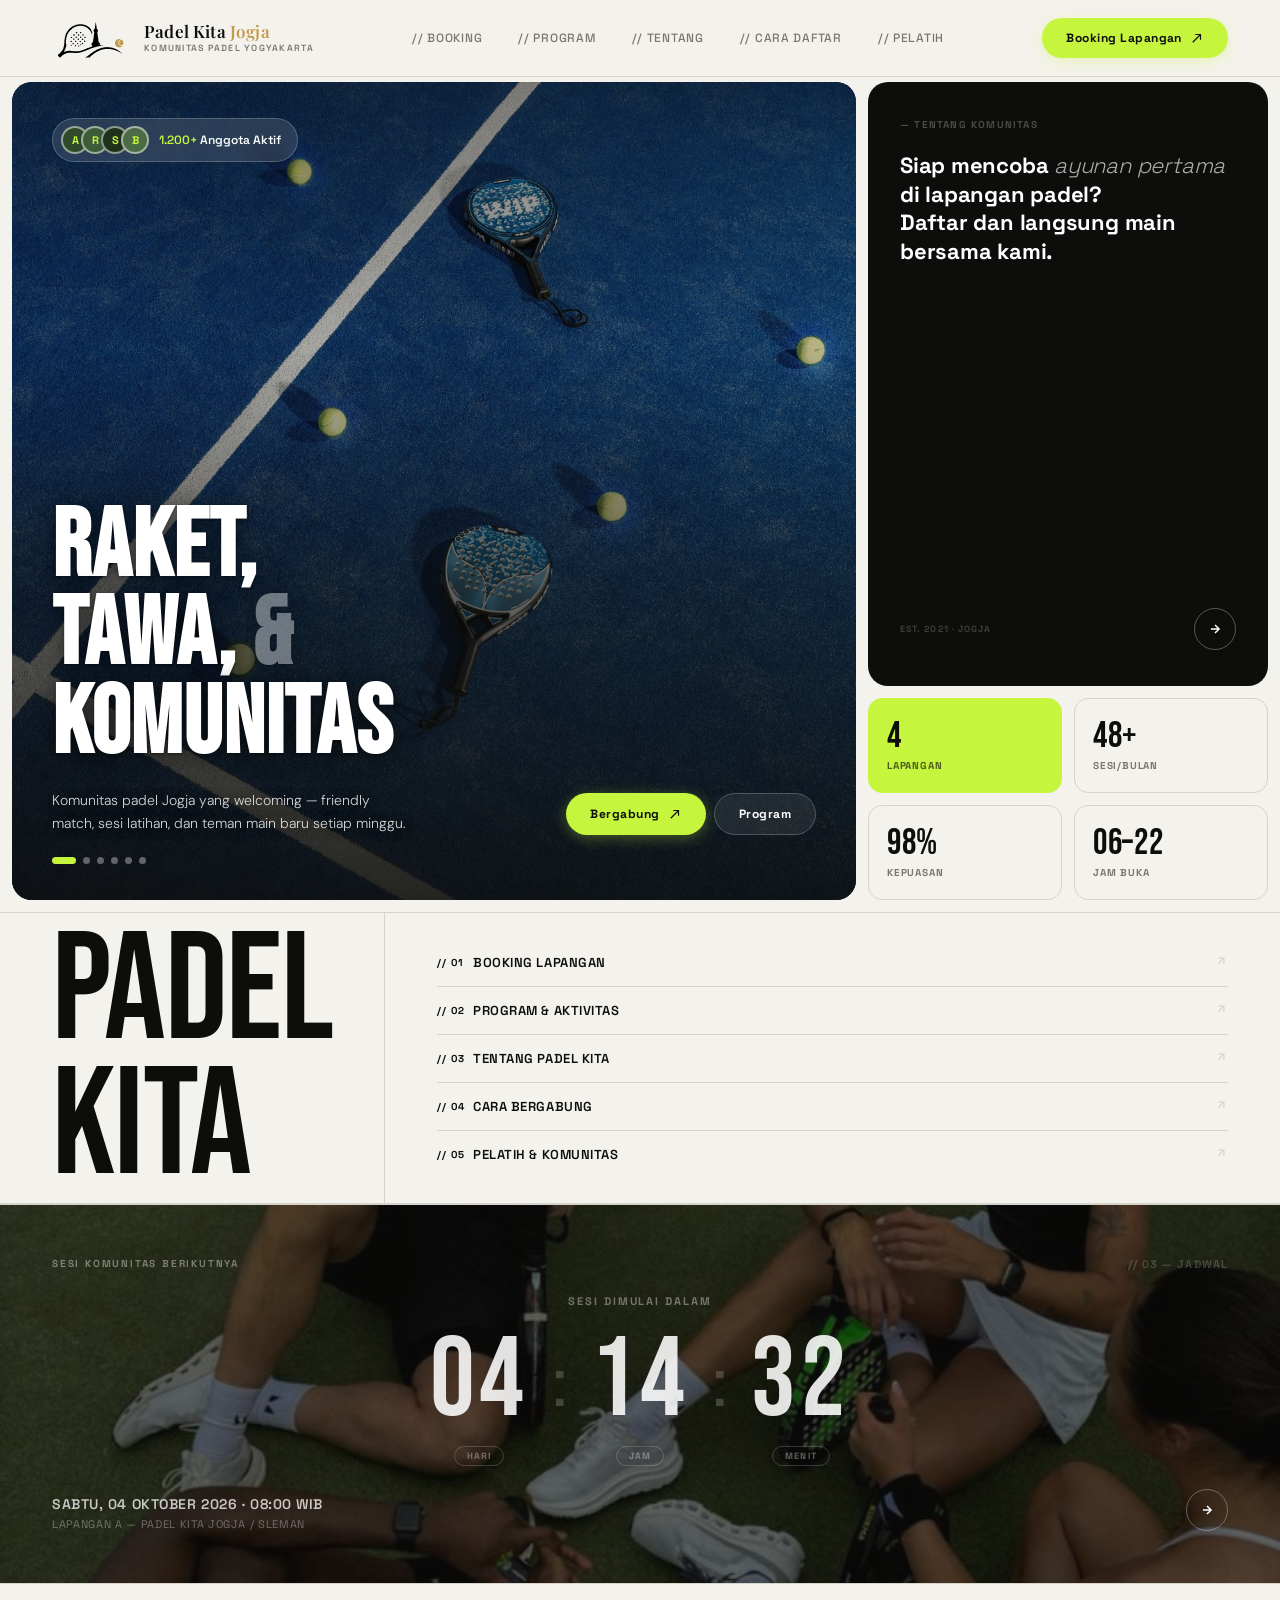
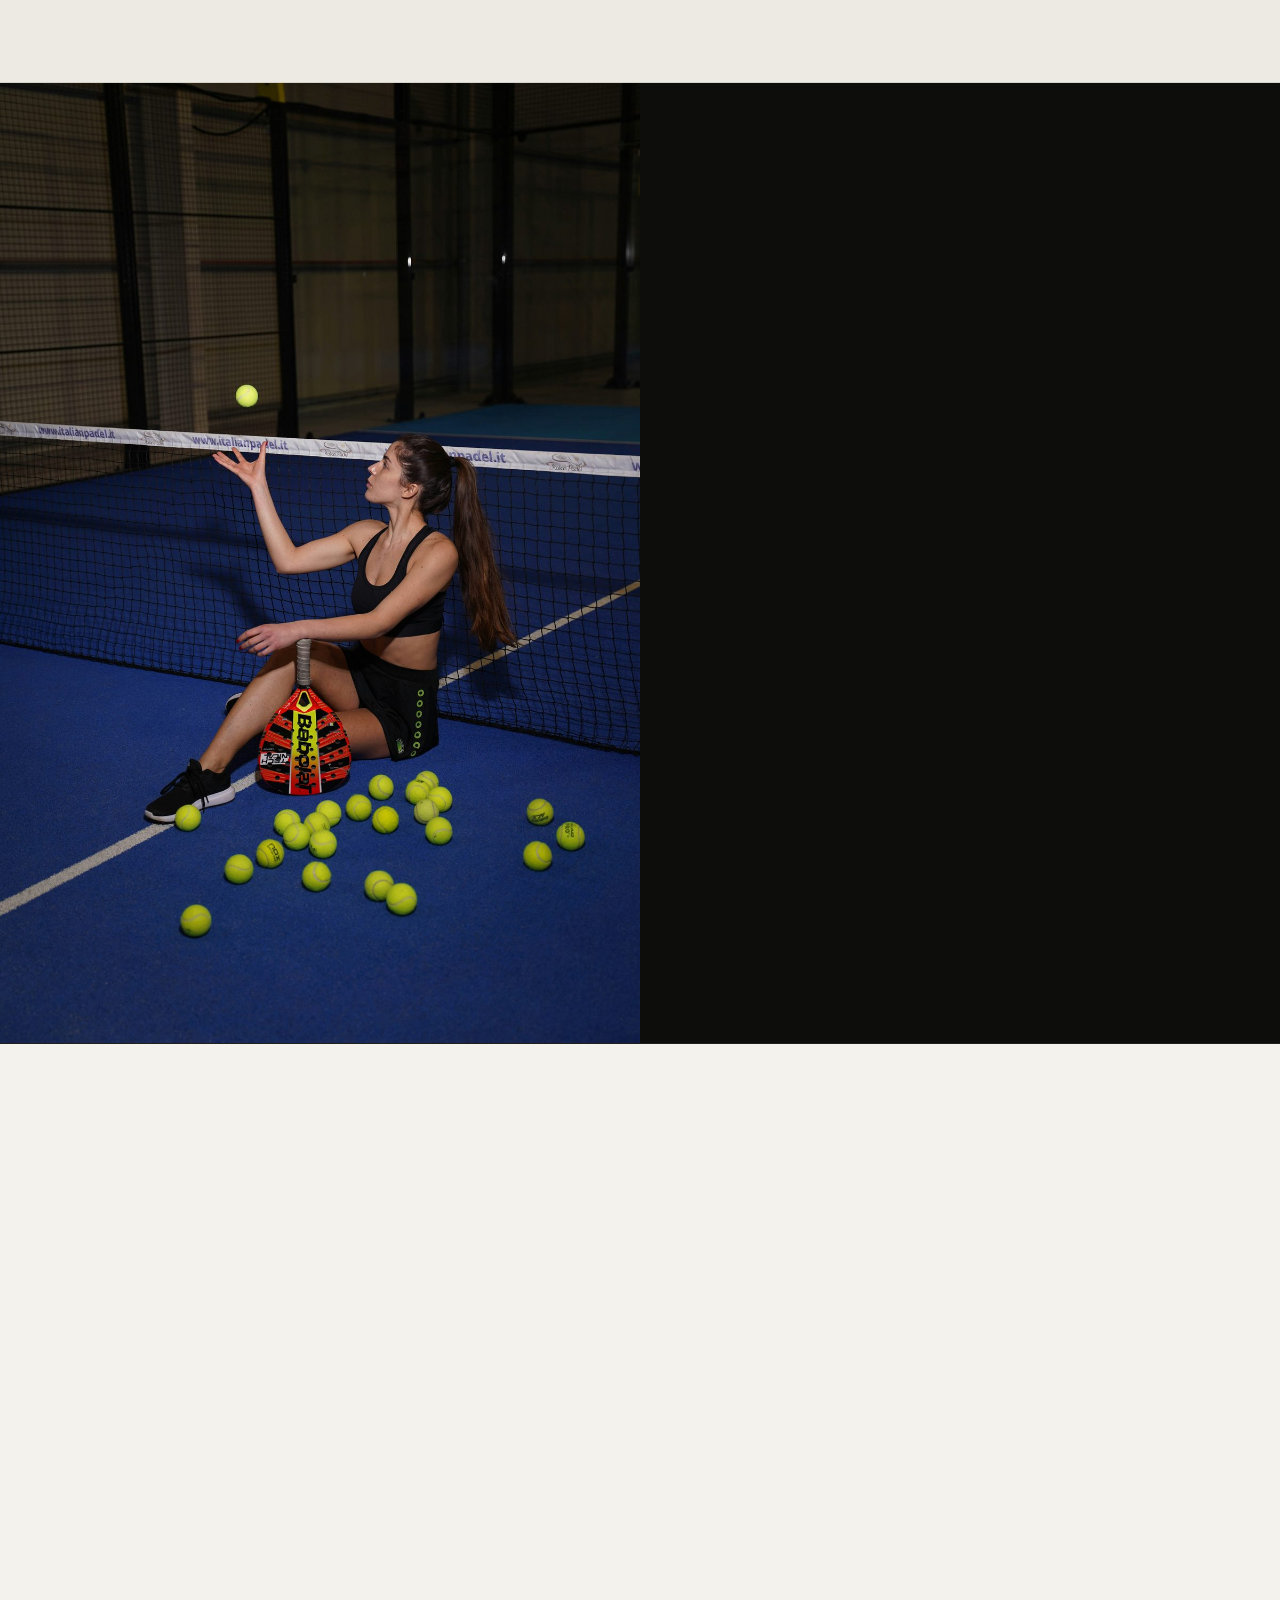
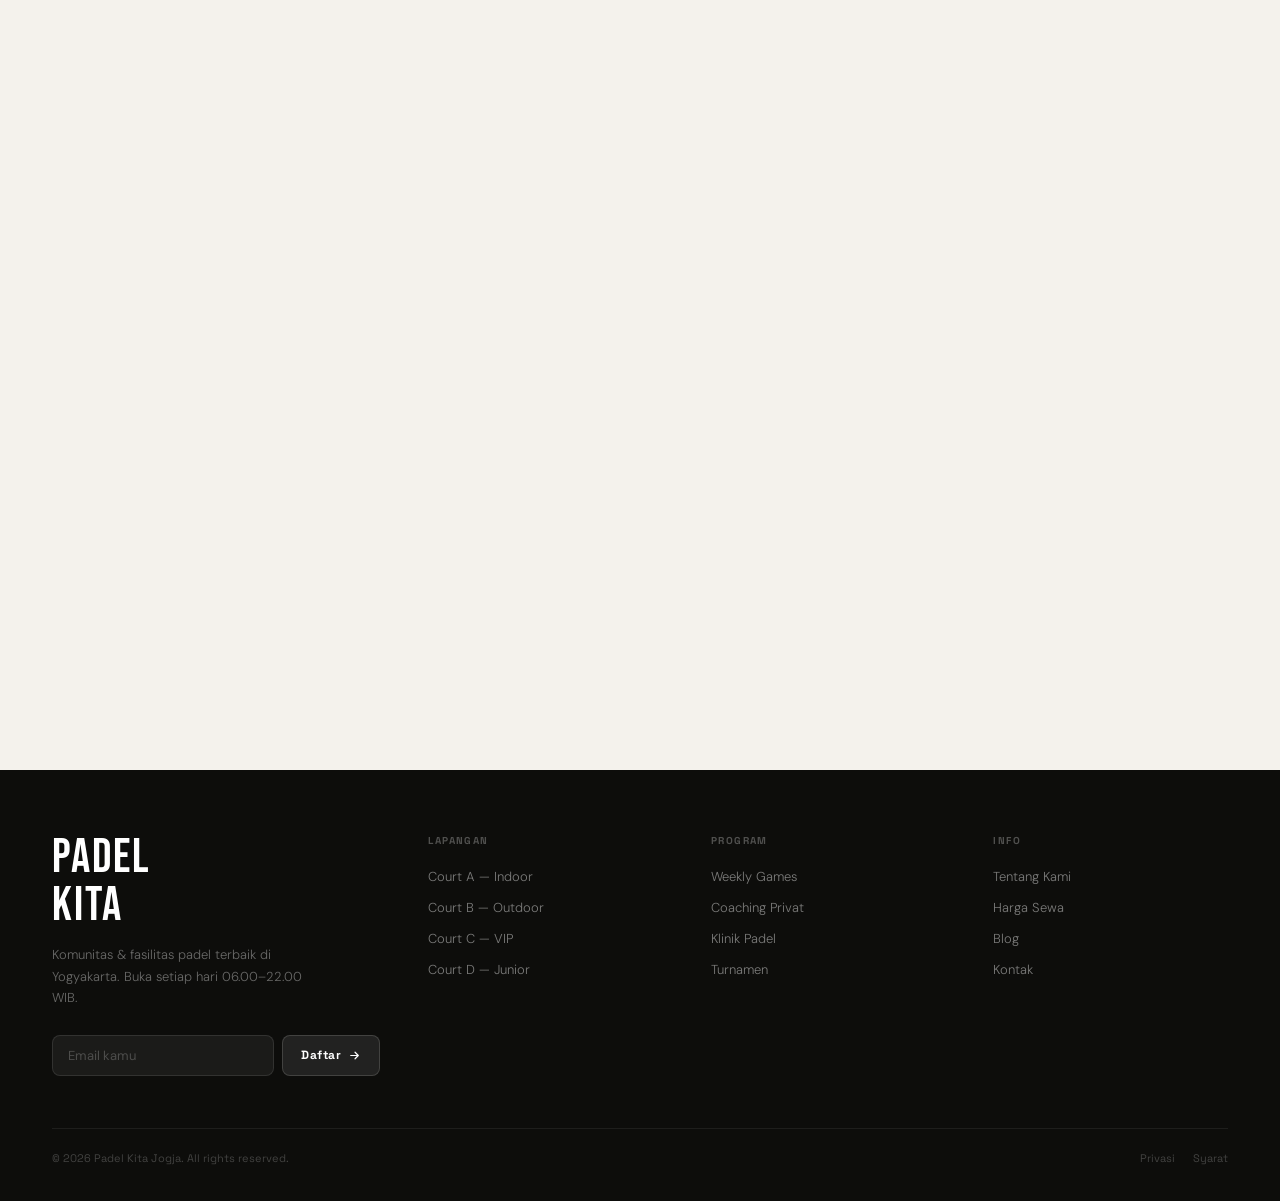
<file: index.html>
<!DOCTYPE html>
<html lang="id">
<head>
  <meta charset="UTF-8"/>
  <meta name="viewport" content="width=device-width, initial-scale=1.0"/>
  <title>Padel Kita Jogja — Komunitas & Booking Lapangan</title>

  <!-- Favicon & App Icons -->
  <link rel="icon" type="image/x-icon" href="assets/favicon.ico">
  <link rel="icon" type="image/png" sizes="16x16" href="assets/favicon-16x16.png">
  <link rel="icon" type="image/png" sizes="32x32" href="assets/favicon-32x32.png">
  <link rel="icon" type="image/png" sizes="48x48" href="assets/favicon-48x48.png">
  <link rel="icon" type="image/svg+xml" href="assets/favicon.svg">
  <link rel="apple-touch-icon" sizes="180x180" href="assets/apple-touch-icon.png">
  <link rel="mask-icon" href="assets/favicon.svg" color="#C6F53E">
  <link rel="manifest" href="assets/site.webmanifest">
  <meta name="theme-color" content="#0D0D0B">
  <meta name="apple-mobile-web-app-capable" content="yes">
  <meta name="apple-mobile-web-app-status-bar-style" content="black-translucent">
  <meta name="apple-mobile-web-app-title" content="Padel Kita">
  <meta name="mobile-web-app-capable" content="yes">
  <!-- Open Graph -->
  <meta property="og:type" content="website">
  <meta property="og:title" content="Padel Kita Jogja — Komunitas & Booking Lapangan">
  <meta property="og:description" content="Booking lapangan padel premium di Yogyakarta. Komunitas, coaching, dan turnamen.">
  <meta property="og:image" content="assets/og-image.png">
  <meta name="twitter:card" content="summary_large_image">
  <meta name="twitter:image" content="assets/og-image.png">
  <link rel="preconnect" href="https://fonts.googleapis.com"/>
  <link rel="preconnect" href="https://fonts.gstatic.com" crossorigin/>
  <link href="https://fonts.googleapis.com/css2?family=Bebas+Neue&family=Playfair+Display:wght@500;600;700&family=Space+Grotesk:wght@300;400;500;600;700&family=DM+Sans:ital,opsz,wght@0,9..40,300;0,9..40,400;0,9..40,500;1,9..40,300&display=swap" rel="stylesheet"/>
  <style>
  *, *::before, *::after { box-sizing: border-box; margin: 0; padding: 0; }
  html { scroll-behavior: smooth; }

  :root {
    --paper:   #F4F2EC;
    --paper-2: #ECEAE2;
    --ink:     #0D0D0B;
    --ink-2:   #1A1A16;
    --mid:     #78786E;
    --muted:   #ADAC A4;
    --border:  #D6D3CB;
    --white:   #FFFFFF;
    --lime:    #C6F53E;
    --lime-2:  #B2DC28;
    --ease:    cubic-bezier(.22,1,.36,1);
  }

  body { font-family:'DM Sans',sans-serif; background:var(--paper); color:var(--ink); overflow-x:hidden; }
  img  { display:block; max-width:100%; }

  /* ─ MICRO ─ */
  .micro {
    font-family:'Space Grotesk',sans-serif;
    font-size:10px; font-weight:700; letter-spacing:.18em; text-transform:uppercase; color:var(--mid);
  }
  .badge {
    display:inline-flex; align-items:center; gap:6px;
    font-family:'Space Grotesk',sans-serif; font-size:11px; font-weight:600;
    letter-spacing:.08em; text-transform:uppercase;
    background:var(--lime); color:var(--ink);
    border-radius:100px; padding:5px 14px;
  }
  .badge.dark { background:var(--ink); color:var(--white); }
  .badge.outline { background:transparent; color:var(--mid); border:1.5px solid var(--border); }
  .badge svg { width:10px; height:10px; }

  /* ─ BUTTONS ─ */
  .btn {
    display:inline-flex; align-items:center; gap:8px;
    padding:12px 24px; border-radius:100px;
    font-family:'Space Grotesk',sans-serif; font-size:12px; font-weight:700;
    letter-spacing:.04em; cursor:pointer; border:none; text-decoration:none;
    white-space:nowrap;
    transition:transform .22s var(--ease), box-shadow .22s var(--ease);
  }
  /* ikon panah SVG di dalam tombol — ukuran & animasi konsisten */
  .btn .ico-arrow, .cbtn .ico-arrow, .ft-nl-btn .ico-arrow {
    width:14px; height:14px; flex-shrink:0;
    transition:transform .22s var(--ease);
  }
  .btn:hover .ico-arrow { transform:translate(2px,-2px); }
  .bf-court-ch .ico-arrow { width:11px; height:11px; vertical-align:-1px; }
  .bf-submit .ico-arrow { width:15px; height:15px; }
  .bf-submit:hover .ico-arrow { transform:translateX(3px); }
  .btn-ghost .ico-arrow, .btn-ghost-w .ico-arrow { opacity:.75; }
  .btn:hover { transform:translateY(-2px); }
  .btn-lime  { background:var(--lime); color:var(--ink); box-shadow:0 3px 14px rgba(198,245,62,.3); }
  .btn-lime:hover { box-shadow:0 6px 24px rgba(198,245,62,.5); }
  .btn-ink   { background:var(--ink); color:var(--white); }
  .btn-ink:hover { box-shadow:0 6px 20px rgba(13,13,11,.25); }
  .btn-ghost { background:transparent; color:var(--ink); border:1.5px solid var(--border); }
  .btn-ghost:hover { border-color:var(--ink); }
  .btn-ghost-w { background:rgba(255,255,255,.08); color:var(--white); border:1.5px solid rgba(255,255,255,.2); }
  .btn-ghost-w:hover { background:rgba(255,255,255,.16); }

  /* circle btn */
  .cbtn {
    width:42px; height:42px; border-radius:50%; border:1.5px solid var(--border);
    background:transparent; color:var(--ink);
    display:inline-flex; align-items:center; justify-content:center;
    cursor:pointer; text-decoration:none; flex-shrink:0;
    transition:background .2s, border-color .2s, transform .25s var(--ease);
  }
  .cbtn:hover { background:var(--ink); color:var(--white); border-color:var(--ink); transform:rotate(45deg); }
  .cbtn.white { border-color:rgba(255,255,255,.3); color:var(--white); }
  .cbtn.white:hover { background:rgba(255,255,255,.12); border-color:rgba(255,255,255,.5); }
  .cbtn svg { width:14px; height:14px; }

  hr.thin { height:1px; border:none; background:var(--border); }

  /* ─ NAV ─ */
  nav {
    position:fixed; top:0; left:0; right:0; z-index:100;
    background:rgba(244,242,236,.96); backdrop-filter:blur(16px);
    border-bottom:1px solid var(--border);
    transition:box-shadow .3s var(--ease), background .3s var(--ease);
    will-change:box-shadow;
  }
  nav.scrolled {
    box-shadow:0 2px 20px rgba(0,0,0,.07);
    background:rgba(244,242,236,.99);
  }
  .nav-inner {
    max-width:1440px; margin:0 auto; padding:16px 52px;
    display:flex; align-items:center; justify-content:space-between;
  }
  .nav-logo { text-decoration:none; color:var(--ink); transition:opacity .2s; }
  .nav-logo:hover { opacity:.75; }
  .nav-logo-wrap { display:flex; align-items:center; gap:12px; }
  .nav-logo-img { height:44px; width:auto; display:block; flex-shrink:0; }
  .nav-logo-text { display:flex; flex-direction:column; gap:1px; }
  .nav-logo-name {
    font-family:'Playfair Display',serif;
    font-size:17px; font-weight:600; letter-spacing:.01em; line-height:1.1;
    color:var(--ink); white-space:nowrap;
  }
  .nav-logo-name span { color:#C19A4D; }
  .nav-logo-sub { font-family:'Space Grotesk',sans-serif; font-size:9px; font-weight:600; letter-spacing:.14em; text-transform:uppercase; color:var(--mid); }
  .nav-links { display:flex; align-items:center; gap:36px; }
  .nav-links a {
    font-family:'Space Grotesk',sans-serif; font-size:12px; font-weight:500;
    letter-spacing:.06em; text-transform:uppercase;
    color:var(--mid); text-decoration:none; transition:color .2s;
  }
  .nav-links a:hover { color:var(--ink); }
  .nav-cta { display:flex; align-items:center; gap:10px; }

  /* ─ HERO BENTO ─ */
  #hero { padding-top:70px; }
  .hero-bento {
    display:grid; grid-template-columns:1fr 400px;
    gap:12px; padding:12px 12px 0; min-height:calc(100vh - 70px);
  }

  /* hero photo panel */
  .hero-photo-panel {
    border-radius:20px; overflow:hidden;
    position:relative; background:var(--ink-2); min-height:520px;
  }

  /* slideshow */
  .hero-slides { position:absolute; inset:0; }
  .hero-slide {
    position:absolute; inset:0;
    background-size:cover; background-position:center 30%;
    opacity:0; transition:opacity 1.2s var(--ease), transform 8s ease-out;
    transform:scale(1.06);
  }
  .hero-slide.active { opacity:.88; transform:scale(1); }
  .hero-slide.prev   { opacity:0;   transform:scale(1.03); }

  /* slide dots — inline di bawah tombol CTA */
  .hero-slide-dots {
    display:flex; align-items:center; gap:7px;
    margin-top:22px;
  }
  .hsd {
    width:7px; height:7px; border-radius:50%;
    background:rgba(255,255,255,.35); cursor:pointer;
    transition:background .3s, width .3s var(--ease);
  }
  .hsd.active { background:var(--lime); width:24px; border-radius:4px; }
  .hero-photo-overlay {
    position:absolute; inset:0;
    background:linear-gradient(to bottom,
      rgba(13,13,11,.42) 0%,
      rgba(13,13,11,.18) 32%,
      rgba(13,13,11,.58) 62%,
      rgba(13,13,11,.88) 100%);
  }
  .hero-photo-content {
    position:absolute; inset:0; padding:36px 40px;
    display:flex; flex-direction:column; justify-content:space-between;
  }
  .hero-members {
    display:inline-flex; align-items:center; gap:10px;
    background:rgba(255,255,255,.12); backdrop-filter:blur(12px);
    border:1px solid rgba(255,255,255,.2); border-radius:100px;
    padding:7px 16px 7px 8px; align-self:flex-start;
  }
  .hero-avatars { display:flex; }
  .hero-avatar {
    width:28px; height:28px; border-radius:50%;
    border:2px solid rgba(255,255,255,.5); overflow:hidden; margin-left:-8px;
  }
  .hero-avatar:first-child { margin-left:0; }
  .hero-avatar img { width:100%; height:100%; object-fit:cover; }
  .hero-members-label { font-family:'Space Grotesk',sans-serif; font-size:12px; font-weight:600; color:var(--white); }
  .hero-members-num { color:var(--lime); }

  .hero-headline-block { }
  .hero-headline {
    font-family:'Bebas Neue',sans-serif;
    font-size:clamp(56px,8vw,96px); line-height:.92;
    letter-spacing:.01em; color:var(--white);
    margin-bottom:20px;
    text-shadow:0 2px 24px rgba(0,0,0,.55), 0 1px 3px rgba(0,0,0,.4);
  }
  .hero-headline .dim { opacity:.4; }
  .hero-sub-row {
    display:flex; align-items:flex-end; justify-content:space-between; gap:20px;
  }
  .hero-sub {
    font-size:14px; font-weight:300; color:rgba(255,255,255,.82);
    line-height:1.65; max-width:360px;
    text-shadow:0 1px 12px rgba(0,0,0,.6);
  }
  .hero-ctas { display:flex; gap:8px; flex-shrink:0; }

  /* right bento column */
  .hero-right { display:flex; flex-direction:column; gap:12px; }

  /* CTA card (dark) */
  .hero-cta-card {
    background:var(--ink); border-radius:20px; padding:36px 32px;
    display:flex; flex-direction:column; gap:20px;
    flex:1;
  }
  .hero-cta-index { font-family:'Space Grotesk',sans-serif; font-size:10px; font-weight:700; letter-spacing:.12em; text-transform:uppercase; color:rgba(255,255,255,.25); }
  .hero-cta-q {
    font-family:'Space Grotesk',sans-serif; font-size:clamp(16px,1.8vw,22px);
    font-weight:700; line-height:1.3; color:var(--white); letter-spacing:-.01em;
  }
  .hero-cta-q em { font-style:italic; font-weight:300; opacity:.65; }
  .hero-cta-bottom { display:flex; align-items:center; justify-content:space-between; margin-top:auto; }
  .hero-since { font-family:'Space Grotesk',sans-serif; font-size:9px; font-weight:700; letter-spacing:.12em; text-transform:uppercase; color:rgba(255,255,255,.2); }

  /* stat mini cards */
  .hero-stats-row { display:grid; grid-template-columns:1fr 1fr; gap:12px; }
  .hero-stat-card {
    border-radius:14px; padding:20px 18px;
    border:1.5px solid var(--border); background:var(--paper);
  }
  .hero-stat-card.lime { background:var(--lime); border-color:var(--lime); }
  .hero-stat-num {
    font-family:'Bebas Neue',sans-serif; font-size:36px; line-height:1;
    letter-spacing:.02em; color:var(--ink);
  }
  .hero-stat-label { font-family:'Space Grotesk',sans-serif; font-size:10px; font-weight:700; letter-spacing:.08em; text-transform:uppercase; color:var(--mid); margin-top:4px; }
  .hero-stat-card.lime .hero-stat-label { color:var(--ink); opacity:.65; }

  /* ─ WORDMARK + INDEX ROW ─ */
  .wordmark-row {
    display:grid; grid-template-columns:auto 1fr;
    border-top:1px solid var(--border); border-bottom:1px solid var(--border);
    margin-top:12px;
  }
  .wordmark {
    font-family:'Bebas Neue',sans-serif;
    font-size:clamp(72px,12vw,160px); line-height:.88; letter-spacing:-.01em;
    padding:12px 52px 8px; border-right:1px solid var(--border); color:var(--ink);
  }
  .index-list { padding:20px 52px; display:flex; flex-direction:column; justify-content:center; }
  .index-item {
    display:flex; align-items:center; justify-content:space-between;
    padding:13px 0; border-bottom:1px solid var(--border);
    text-decoration:none; color:var(--ink);
    transition:padding-left .2s;
  }
  .index-item:last-child { border-bottom:none; }
  .index-item:hover { padding-left:6px; }
  .ii-num { font-family:'Space Grotesk',sans-serif; font-size:10px; font-weight:700; letter-spacing:.1em; color:var(--muted); min-width:36px; }
  .ii-label { font-family:'Space Grotesk',sans-serif; font-size:13px; font-weight:600; letter-spacing:.04em; text-transform:uppercase; flex:1; }
  .ii-arr { color:var(--border); transition:color .2s, transform .25s var(--ease); }
  .index-item:hover .ii-arr { color:var(--ink); transform:rotate(45deg); }

  /* ─ COUNTDOWN ─ */
  #countdown {
    position:relative; min-height:380px; overflow:hidden;
    border-top:1px solid var(--border); border-bottom:1px solid var(--border);
    display:flex;
  }
  .cd-bg { position:absolute; inset:0; background-image:url('images/gambar-sesi-community.jpg'); background-size:cover; background-position:center; }
  .cd-veil { position:absolute; inset:0; background:rgba(13,13,11,.65); }
  .cd-inner { position:relative; z-index:2; width:100%; padding:52px; display:flex; flex-direction:column; justify-content:space-between; }
  .cd-top { display:flex; align-items:flex-start; justify-content:space-between; }
  .cd-lbl { font-family:'Space Grotesk',sans-serif; font-size:10px; font-weight:700; letter-spacing:.18em; text-transform:uppercase; color:rgba(255,255,255,.4); }
  .cd-num-row { font-family:'Space Grotesk',sans-serif; font-size:11px; font-weight:600; letter-spacing:.1em; text-transform:uppercase; color:rgba(255,255,255,.2); }
  .cd-mid { text-align:center; }
  .cd-sublbl { font-family:'Space Grotesk',sans-serif; font-size:11px; font-weight:700; letter-spacing:.18em; text-transform:uppercase; color:rgba(255,255,255,.38); margin-bottom:18px; }
  .cd-timer { display:flex; align-items:center; justify-content:center; gap:0; }
  .cd-unit { text-align:center; padding:0 24px; }
  .cd-dig { font-family:'Bebas Neue',sans-serif; font-size:clamp(60px,10vw,112px); line-height:1; color:rgba(255,255,255,.88); letter-spacing:.04em; }
  .cd-unit-pill { display:inline-block; border:1px solid rgba(255,255,255,.18); border-radius:100px; padding:3px 12px; font-family:'Space Grotesk',sans-serif; font-size:9px; font-weight:700; letter-spacing:.12em; text-transform:uppercase; color:rgba(255,255,255,.35); margin-top:8px; }
  .cd-sep { font-family:'Bebas Neue',sans-serif; font-size:72px; color:rgba(255,255,255,.18); line-height:1; padding-bottom:22px; }
  .cd-bot { display:flex; align-items:flex-end; justify-content:space-between; }
  .cd-date { font-family:'Space Grotesk',sans-serif; font-size:14px; font-weight:600; color:rgba(255,255,255,.75); letter-spacing:.04em; text-transform:uppercase; }
  .cd-venue { font-family:'Space Grotesk',sans-serif; font-size:11px; font-weight:400; color:rgba(255,255,255,.35); letter-spacing:.06em; margin-top:4px; text-transform:uppercase; }

  /* ─ BOOKING SECTION ─ */
  #booking { border-bottom:1px solid var(--border); }
  .bk-header {
    display:flex; align-items:flex-end; justify-content:space-between;
    max-width:1440px; margin:0 auto;
    padding:64px 52px 44px; border-bottom:1px solid var(--border);
  }
  .bk-title { font-family:'Bebas Neue',sans-serif; font-size:clamp(44px,7vw,88px); line-height:.9; letter-spacing:.02em; margin-top:10px; }
  .bk-sub { font-size:14px; font-weight:300; color:var(--mid); line-height:1.65; max-width:280px; text-align:right; }

  /* court strip */
  .court-strip { display:flex; overflow-x:auto; border-bottom:1px solid var(--border); scrollbar-width:none; }
  .court-strip::-webkit-scrollbar { display:none; }
  .court-tab {
    flex:0 0 auto; width:240px; cursor:pointer;
    border-right:1px solid var(--border);
    transition:background .2s;
  }
  .court-tab:last-child { border-right:none; }
  .court-tab-img { height:140px; overflow:hidden; }
  .court-tab-img img { width:100%; height:100%; object-fit:cover; opacity:.75; transition:opacity .3s, transform .45s var(--ease); }
  .court-tab:hover .court-tab-img img, .court-tab.active .court-tab-img img { opacity:1; transform:scale(1.04); }
  .court-tab-body { padding:14px 18px 16px; border-top:1px solid var(--border); }
  .court-tab-name { font-family:'Space Grotesk',sans-serif; font-size:12px; font-weight:700; letter-spacing:.04em; text-transform:uppercase; }
  .court-tab-meta { font-size:11px; color:var(--mid); font-weight:300; margin-top:2px; }
  .court-avail {
    display:inline-block; margin-top:7px;
    font-family:'Space Grotesk',sans-serif; font-size:9px; font-weight:700;
    letter-spacing:.08em; text-transform:uppercase;
    padding:3px 9px; border-radius:100px;
    background:rgba(100,200,90,.1); color:#2d8a24;
  }
  .court-avail.penuh { background:rgba(200,80,80,.1); color:#b71c1c; }
  .court-tab.active { background:var(--ink); }
  .court-tab.active .court-tab-name { color:var(--white); }
  .court-tab.active .court-tab-meta { color:rgba(255,255,255,.4); }
  .court-tab.active .court-avail { background:rgba(198,245,62,.15); color:#8bc34a; }

  /* calendar + form */
  .bk-body {
    display:grid; grid-template-columns:1fr 1.1fr;
    max-width:1440px; margin:0 auto;
  }
  .bk-cal-panel { padding:44px 52px; border-right:1px solid var(--border); }
  .bk-form-panel { padding:44px 52px; }

  /* calendar widget */
  .cal-nav { display:flex; align-items:center; justify-content:space-between; margin-bottom:28px; }
  .cal-month-label { font-family:'Space Grotesk',sans-serif; font-size:15px; font-weight:700; }
  .cal-btn {
    width:32px; height:32px; border-radius:50%;
    border:1.5px solid var(--border); background:transparent;
    display:flex; align-items:center; justify-content:center;
    cursor:pointer; transition:background .2s, border-color .2s;
  }
  .cal-btn:hover { background:var(--ink); border-color:var(--ink); color:var(--white); }
  .cal-btn svg { width:12px; height:12px; }
  .cal-header { display:grid; grid-template-columns:repeat(7,1fr); margin-bottom:6px; }
  .cal-header span { font-family:'Space Grotesk',sans-serif; font-size:9px; font-weight:700; letter-spacing:.1em; text-transform:uppercase; color:var(--muted); text-align:center; padding:4px 0; }
  .cal-grid { display:grid; grid-template-columns:repeat(7,1fr); gap:3px; }
  .cal-cell {
    aspect-ratio:1; border-radius:8px;
    display:flex; flex-direction:column; align-items:center; justify-content:center;
    cursor:pointer; position:relative;
    font-family:'Space Grotesk',sans-serif; font-size:13px; font-weight:500;
    transition:background .18s;
  }
  .cal-cell:hover:not(.empty):not(.past) { background:var(--paper-2); }
  .cal-cell.empty, .cal-cell.past { opacity:.25; cursor:default; }
  .cal-cell.today { background:var(--ink); color:var(--white); font-weight:700; }
  .cal-cell.selected { background:var(--lime); color:var(--ink); font-weight:700; box-shadow:0 4px 14px rgba(198,245,62,.35); }
  .cal-cell.has-avail::after { content:''; position:absolute; bottom:3px; width:4px; height:4px; border-radius:50%; background:#4caf50; }
  .cal-cell.today.has-avail::after, .cal-cell.selected.has-avail::after { background:rgba(13,13,11,.4); }
  .cal-cell.all-full::after { background:#ef5350; }
  .cal-legend { display:flex; align-items:center; gap:18px; margin-top:18px; }
  .leg { display:flex; align-items:center; gap:5px; font-family:'Space Grotesk',sans-serif; font-size:10px; font-weight:600; letter-spacing:.06em; text-transform:uppercase; color:var(--mid); }
  .leg-dot { width:7px; height:7px; border-radius:50%; }

  /* slots */
  .slots-wrap { margin-top:36px; }
  .slots-heading { font-family:'Space Grotesk',sans-serif; font-size:10px; font-weight:700; letter-spacing:.14em; text-transform:uppercase; color:var(--mid); margin-bottom:16px; }
  .slots-group { margin-bottom:20px; }
  .slots-group-lbl {
    display:flex; align-items:center; gap:8px; margin-bottom:10px;
    font-family:'Space Grotesk',sans-serif; font-size:9px; font-weight:700;
    letter-spacing:.12em; text-transform:uppercase; color:var(--muted);
  }
  .slots-group-lbl::after { content:''; flex:1; height:1px; background:var(--border); }
  .slots-row { display:flex; flex-wrap:wrap; gap:7px; }
  .slot-pill {
    padding:8px 15px; border-radius:8px;
    border:1.5px solid var(--border); background:transparent;
    font-family:'Space Grotesk',sans-serif; font-size:12px; font-weight:600;
    color:var(--mid); cursor:pointer; transition:all .16s;
  }
  .slot-pill:hover:not(.booked) { border-color:var(--ink); color:var(--ink); }
  .slot-pill.selected { background:var(--lime); border-color:var(--lime); color:var(--ink); }
  .slot-pill.booked { opacity:.28; cursor:not-allowed; text-decoration:line-through; }
  .slot-pill.few { border-color:#F57C00; color:#E65100; }

  /* booking form */
  .bf-court-preview {
    display:flex; align-items:center; gap:14px;
    padding:14px 16px; border-radius:10px;
    border:1.5px solid var(--border); background:var(--paper-2); margin-bottom:24px;
  }
  .bf-thumb { width:54px; height:38px; border-radius:6px; overflow:hidden; flex-shrink:0; }
  .bf-thumb img { width:100%; height:100%; object-fit:cover; }
  .bf-court-nm { font-family:'Space Grotesk',sans-serif; font-size:13px; font-weight:700; }
  .bf-court-ch { font-family:'Space Grotesk',sans-serif; font-size:10px; font-weight:600; letter-spacing:.06em; text-transform:uppercase; color:var(--mid); text-decoration:underline; cursor:pointer; margin-top:2px; }
  .bf-summary { display:grid; grid-template-columns:1fr 1fr; gap:9px; margin-bottom:24px; }
  .bf-sum { padding:13px 14px; border-radius:8px; border:1.5px solid var(--border); }
  .bf-sum-lbl { font-family:'Space Grotesk',sans-serif; font-size:9px; font-weight:700; letter-spacing:.12em; text-transform:uppercase; color:var(--muted); margin-bottom:4px; }
  .bf-sum-val { font-family:'Space Grotesk',sans-serif; font-size:14px; font-weight:700; }
  .bf-sum-val.empty { color:var(--muted); font-weight:400; font-size:12px; }
  .bf-lbl { display:block; font-family:'Space Grotesk',sans-serif; font-size:10px; font-weight:700; letter-spacing:.1em; text-transform:uppercase; color:var(--mid); margin-bottom:7px; }
  .bf-inp, .bf-sel {
    width:100%; padding:12px 15px; border-radius:8px;
    border:1.5px solid var(--border); background:transparent; color:var(--ink);
    font-family:'DM Sans',sans-serif; font-size:14px; outline:none;
    transition:border-color .2s; margin-bottom:15px; appearance:none;
  }
  .bf-inp::placeholder { color:var(--muted); }
  .bf-inp:focus, .bf-sel:focus { border-color:var(--ink); }
  .bf-inp-row { display:grid; grid-template-columns:1fr 1fr; gap:12px; }
  .bf-price-row { display:flex; align-items:center; justify-content:space-between; padding:14px 0; border-top:1px solid var(--border); margin:6px 0 18px; }
  .bf-price-lbl { font-family:'Space Grotesk',sans-serif; font-size:12px; font-weight:600; color:var(--mid); }
  .bf-price-val { font-family:'Bebas Neue',sans-serif; font-size:30px; letter-spacing:.02em; }
  .bf-submit { width:100%; padding:14px; background:var(--ink); color:var(--white); border:none; border-radius:8px; font-family:'Space Grotesk',sans-serif; font-size:13px; font-weight:700; letter-spacing:.06em; text-transform:uppercase; cursor:pointer; transition:background .2s, transform .2s var(--ease); display:inline-flex; align-items:center; justify-content:center; gap:9px; }
  .bf-submit:hover { transform:translateY(-1px); background:var(--ink-2); }
  .bf-wa { width:100%; padding:12px; background:transparent; border:1.5px solid var(--border); border-radius:8px; font-family:'Space Grotesk',sans-serif; font-size:12px; font-weight:600; letter-spacing:.04em; text-transform:uppercase; color:var(--ink); cursor:pointer; margin-top:9px; display:flex; align-items:center; justify-content:center; gap:8px; transition:border-color .2s; }
  .bf-wa:hover { border-color:var(--ink); }

  /* ─ SERVICES BENTO ─ */
  #services {
    border-bottom:1px solid var(--border);
    max-width:1440px; margin:0 auto;
  }
  .svc-header { display:flex; align-items:flex-end; justify-content:space-between; padding:64px 52px 48px; border-bottom:1px solid var(--border); }
  .svc-title { font-family:'Bebas Neue',sans-serif; font-size:clamp(40px,6vw,72px); line-height:.9; letter-spacing:.02em; margin-top:10px; }
  /* bento: 3 equal cards */
  .svc-grid { display:grid; grid-template-columns:repeat(3,1fr); }
  .svc-card { border-right:1px solid var(--border); padding:40px 40px 48px; }
  .svc-card:last-child { border-right:none; }
  .svc-num { font-family:'Space Grotesk',sans-serif; font-size:10px; font-weight:700; letter-spacing:.12em; text-transform:uppercase; color:var(--muted); margin-bottom:20px; }
  .svc-card-title { font-family:'Bebas Neue',sans-serif; font-size:34px; letter-spacing:.02em; line-height:1; margin-bottom:14px; }
  .svc-card-body { font-size:14px; font-weight:300; color:var(--mid); line-height:1.65; margin-bottom:28px; }
  .svc-img { border-radius:10px; overflow:hidden; }
  .svc-img img { width:100%; height:180px; object-fit:cover; transition:transform .5s var(--ease); }
  .svc-card:hover .svc-img img { transform:scale(1.04); }
  /* stagger vertical */
  .svc-card:nth-child(1) .svc-img { margin-top:0; }
  .svc-card:nth-child(2) .svc-img { margin-top:48px; }
  .svc-card:nth-child(3) .svc-img { margin-top:24px; }

  /* ─ ABOUT BENTO ─ */
  #about { border-bottom:1px solid var(--border); }
  .about-grid {
    display:grid; grid-template-columns:1fr 1fr;
    max-width:1440px; margin:0 auto;
  }
  .about-left { padding:72px 52px; border-right:1px solid var(--border); }
  .about-title { font-family:'Bebas Neue',sans-serif; font-size:clamp(44px,6vw,80px); line-height:.9; letter-spacing:.02em; margin:12px 0 28px; }
  .about-body { font-size:15px; font-weight:300; color:var(--mid); line-height:1.75; margin-bottom:32px; max-width:440px; }
  .about-founded { display:flex; align-items:center; gap:16px; margin-bottom:36px; }
  .about-founded-label { font-family:'Space Grotesk',sans-serif; font-size:11px; font-weight:700; letter-spacing:.1em; text-transform:uppercase; color:var(--mid); }
  .about-founded-year { background:var(--lime); color:var(--ink); font-family:'Bebas Neue',sans-serif; font-size:36px; letter-spacing:.02em; padding:4px 18px; border-radius:8px; line-height:1; }
  .about-right { padding:72px 52px; display:flex; flex-direction:column; gap:12px; }
  .about-img-main { border-radius:14px; overflow:hidden; height:320px; }
  .about-img-main img { width:100%; height:100%; object-fit:cover; }
  .about-img-row { display:grid; grid-template-columns:1fr 1fr; gap:12px; }
  .about-img-sm { border-radius:10px; overflow:hidden; height:180px; }
  .about-img-sm img { width:100%; height:100%; object-fit:cover; }

  /* ─ HOW TO JOIN ─ */
  #how { background:var(--paper-2); border-bottom:1px solid var(--border); }
  .how-inner { max-width:1440px; margin:0 auto; padding:64px 52px; display:grid; grid-template-columns:1fr 1fr; gap:80px; align-items:start; }
  .how-title { font-family:'Bebas Neue',sans-serif; font-size:clamp(40px,5.5vw,72px); line-height:.9; letter-spacing:.02em; margin:12px 0 36px; }
  .how-steps { }
  .how-step { display:flex; align-items:flex-start; gap:0; border-bottom:1px solid var(--border); }
  .how-step:last-child { border-bottom:none; }
  .how-step-num { font-family:'Space Grotesk',sans-serif; font-size:11px; font-weight:700; letter-spacing:.08em; color:var(--muted); min-width:48px; padding:20px 0; }
  .how-step-content { padding:20px 0; flex:1; }
  .how-step-title { font-family:'Space Grotesk',sans-serif; font-size:14px; font-weight:700; }
  .how-step-desc { font-size:13px; font-weight:300; color:var(--mid); margin-top:4px; line-height:1.55; display:none; }
  .how-step.open .how-step-desc { display:block; }
  .how-step-arr {
    width:34px; height:34px; flex-shrink:0; margin-top:14px;
    display:flex; align-items:center; justify-content:center;
    border-radius:50%; border:1px solid var(--border);
    color:var(--muted);
    transition:transform .25s var(--ease), color .2s, background .2s, border-color .2s;
  }
  .how-step.open .how-step-arr { transform:rotate(90deg); color:var(--white); background:var(--ink); border-color:var(--ink); }
  .how-img { border-radius:14px; overflow:hidden; }
  .how-img img { width:100%; height:360px; object-fit:cover; }

  /* ─ COACHES ─ */
  #coaches { background:var(--ink); border-bottom:1px solid rgba(255,255,255,.08); }
  .coaches-inner {
    max-width:1440px; margin:0 auto;
    display:grid; grid-template-columns:1fr 1fr;
  }
  .coaches-photo { overflow:hidden; min-height:480px; }
  .coaches-photo img { width:100%; height:100%; object-fit:cover; object-position:center top; }
  .coaches-content { padding:72px 52px; display:flex; flex-direction:column; justify-content:space-between; }
  .coaches-title { font-family:'Bebas Neue',sans-serif; font-size:clamp(44px,5.5vw,72px); line-height:.9; letter-spacing:.02em; color:var(--white); margin:12px 0 20px; }
  .coaches-body { font-size:15px; font-weight:300; color:rgba(255,255,255,.55); line-height:1.7; max-width:400px; margin-bottom:40px; }
  /* coach tabs */
  .coach-tabs { display:flex; gap:10px; flex-wrap:wrap; margin-bottom:32px; }
  .coach-tab {
    display:flex; align-items:center; gap:8px;
    padding:8px 16px 8px 8px; border-radius:100px;
    border:1.5px solid rgba(255,255,255,.12); background:transparent;
    cursor:pointer; transition:background .2s, border-color .2s;
  }
  .coach-tab:hover { border-color:rgba(255,255,255,.3); background:rgba(255,255,255,.05); }
  .coach-tab.active { background:var(--lime); border-color:var(--lime); }
  .coach-tab-avatar { width:28px; height:28px; border-radius:50%; overflow:hidden; flex-shrink:0; }
  .coach-tab-avatar img { width:100%; height:100%; object-fit:cover; }
  .coach-tab-name { font-family:'Space Grotesk',sans-serif; font-size:12px; font-weight:700; color:rgba(255,255,255,.7); }
  .coach-tab.active .coach-tab-name { color:var(--ink); }
  /* testimonial */
  .coach-testi { display:none; }
  .coach-testi.active { display:block; }
  .coach-testi-quote { font-family:'Space Grotesk',sans-serif; font-size:16px; font-weight:400; line-height:1.6; color:rgba(255,255,255,.8); margin-bottom:16px; font-style:italic; }
  .coach-testi-meta { font-family:'Space Grotesk',sans-serif; font-size:12px; font-weight:600; color:rgba(255,255,255,.35); letter-spacing:.06em; text-transform:uppercase; }

  /* ─ JOURNAL ─ */
  #journal { border-bottom:1px solid var(--border); padding:64px 52px; max-width:1440px; margin:0 auto; }
  .journal-header { display:flex; align-items:flex-end; justify-content:space-between; margin-bottom:36px; }
  .journal-title { font-family:'Bebas Neue',sans-serif; font-size:clamp(36px,5vw,60px); line-height:.9; letter-spacing:.02em; margin-top:10px; }
  .journal-mosaic { display:grid; grid-template-columns:1.5fr 1fr; grid-template-rows:280px 200px; gap:10px; }
  .j-item { border-radius:12px; overflow:hidden; position:relative; background:var(--ink-2); }
  .j-item:first-child { grid-row:1/3; }
  .j-item img { width:100%; height:100%; object-fit:cover; opacity:.8; transition:opacity .3s, transform .5s var(--ease); }
  .j-item:hover img { opacity:1; transform:scale(1.03); }
  .j-tag { position:absolute; bottom:14px; left:14px; font-family:'Space Grotesk',sans-serif; font-size:10px; font-weight:700; letter-spacing:.1em; text-transform:uppercase; color:rgba(255,255,255,.55); }

  /* ─ LOCATION ─ */
  #location { border-bottom:1px solid var(--border); }
  .loc-grid { display:grid; grid-template-columns:1fr 1fr; max-width:1440px; margin:0 auto; }
  .loc-left { padding:72px 52px; border-right:1px solid var(--border); }
  .loc-title { font-family:'Bebas Neue',sans-serif; font-size:clamp(44px,6vw,80px); line-height:.9; letter-spacing:.02em; margin:12px 0 24px; }
  .loc-body { font-size:14px; font-weight:300; color:var(--mid); line-height:1.7; max-width:400px; margin-bottom:36px; }
  .loc-right { padding:72px 52px; }
  .loc-row { display:flex; align-items:center; justify-content:space-between; padding:18px 0; border-bottom:1px solid var(--border); }
  .loc-row:last-child { border-bottom:none; }
  .loc-row-key { font-family:'Space Grotesk',sans-serif; font-size:10px; font-weight:700; letter-spacing:.12em; text-transform:uppercase; color:var(--muted); }
  .loc-row-val { font-family:'Space Grotesk',sans-serif; font-size:14px; font-weight:600; }

  /* ─ FOOTER ─ */
  footer { background:var(--ink); padding:64px 52px 36px; }
  .ft-top { display:grid; grid-template-columns:1.4fr 1fr 1fr 1fr; gap:48px; padding-bottom:52px; border-bottom:1px solid rgba(255,255,255,.07); }
  .ft-wm { font-family:'Bebas Neue',sans-serif; font-size:48px; color:var(--white); letter-spacing:.04em; line-height:1; }
  .ft-tagline { font-size:13px; font-weight:300; color:rgba(255,255,255,.38); line-height:1.65; margin:14px 0 26px; max-width:250px; }
  .ft-nl { display:flex; gap:8px; }
  .ft-nl input { flex:1; padding:11px 15px; background:rgba(255,255,255,.06); border:1.5px solid rgba(255,255,255,.1); border-radius:8px; color:var(--white); font-family:'DM Sans',sans-serif; font-size:13px; outline:none; transition:border-color .2s; }
  .ft-nl input::placeholder { color:rgba(255,255,255,.22); }
  .ft-nl input:focus { border-color:rgba(255,255,255,.36); }
  .ft-nl-btn { padding:11px 18px; border-radius:8px; background:rgba(255,255,255,.09); border:1.5px solid rgba(255,255,255,.14); color:var(--white); font-family:'Space Grotesk',sans-serif; font-size:12px; font-weight:700; letter-spacing:.04em; cursor:pointer; transition:background .2s; display:inline-flex; align-items:center; justify-content:center; gap:7px; }
  .ft-nl-btn:hover { background:rgba(255,255,255,.18); }
  .ft-nl-btn .ico-arrow { width:13px; height:13px; }
  .ft-col-title { font-family:'Space Grotesk',sans-serif; font-size:10px; font-weight:700; letter-spacing:.14em; text-transform:uppercase; color:rgba(255,255,255,.28); margin-bottom:18px; }
  .ft-links { list-style:none; display:flex; flex-direction:column; gap:10px; }
  .ft-links a { color:rgba(255,255,255,.45); font-size:13px; font-weight:300; text-decoration:none; transition:color .2s; }
  .ft-links a:hover { color:var(--white); }
  .ft-bot { display:flex; align-items:center; justify-content:space-between; padding-top:22px; font-family:'Space Grotesk',sans-serif; font-size:11px; color:rgba(255,255,255,.22); }
  .ft-bot-links { display:flex; gap:18px; }
  .ft-bot-links a { color:rgba(255,255,255,.22); text-decoration:none; transition:color .2s; }
  .ft-bot-links a:hover { color:rgba(255,255,255,.6); }

  /* ─ REVEAL ─ */
  .rev { opacity:0; transform:translateY(22px); transition:opacity .65s var(--ease), transform .65s var(--ease); }
  .rev.on { opacity:1; transform:none; }

  /* ─ RESPONSIVE ─ */

  /* TABLET BESAR / LAPTOP KECIL */
  @media(max-width:1100px){
    .nav-inner { padding:16px 32px; }
    .hero-bento { grid-template-columns:1fr 300px; padding:10px 10px 0; gap:10px; }
    .wordmark { padding:10px 32px 8px; }
    .index-list, .bk-header, .svc-header, #journal, .loc-left, .loc-right, .coaches-content, .about-left, .about-right, .how-inner { padding-left:32px; padding-right:32px; }
    .bk-cal-panel, .bk-form-panel { padding:32px; }
    .ft-top { grid-template-columns:1fr 1fr; gap:32px; }
    footer { padding-left:32px; padding-right:32px; }
    .hero-headline { font-size:clamp(44px,6.5vw,72px); }
  }

  /* TABLET */
  @media(max-width:900px){
    .nav-inner { padding:14px 24px; }
    .nav-links { gap:20px; }
    .nav-links a { font-size:11px; }
    .hero-bento { grid-template-columns:1fr; padding:8px 8px 0; gap:8px; min-height:auto; }
    .hero-right { display:none; }
    .hero-photo-panel { min-height:clamp(360px,64vh,540px); }
    .hero-photo-content { padding:22px 22px 24px; }
    .hero-headline { font-size:clamp(40px,7.5vw,58px); margin-bottom:12px; }
    .hero-sub-row { flex-direction:column; align-items:flex-start; gap:12px; }
    .hero-sub { font-size:13px; max-width:100%; }
    .hero-ctas { flex-shrink:1; width:100%; flex-wrap:wrap; }
    .wordmark { padding:8px 24px 6px; font-size:clamp(56px,14vw,110px); }
    .index-list { padding:16px 24px; }
    .index-item { padding:11px 0; }
    .cd-inner { padding:40px 24px; }
    .cd-dig { font-size:clamp(48px,11vw,80px); }
    .cd-unit { padding:0 14px; }
    .cd-sep { font-size:52px; padding-bottom:16px; }
    .cd-bot { flex-direction:column; align-items:flex-start; gap:14px; }
    .bk-header, .svc-header, #journal, .loc-left, .loc-right, .coaches-content, .about-left, .about-right, .how-inner { padding-left:24px; padding-right:24px; }
    .bk-title, .svc-title { font-size:clamp(36px,8vw,56px); }
    .bk-cal-panel, .bk-form-panel { padding:28px 24px; }
    .bk-body { grid-template-columns:1fr; }
    .bk-cal-panel { border-right:none; border-bottom:1px solid var(--border); }
    .svc-grid { grid-template-columns:1fr; }
    .svc-card { border-right:none; border-bottom:1px solid var(--border); padding:32px 24px 40px; }
    .svc-card:nth-child(n) .svc-img { margin-top:0; }
    .about-grid, .how-inner, .coaches-inner, .loc-grid { grid-template-columns:1fr; }
    .about-left, .coaches-content { border-right:none; border-bottom:1px solid rgba(255,255,255,.08); }
    .about-right { padding-top:0; }
    .loc-left { border-right:none; border-bottom:1px solid var(--border); }
    .coaches-photo { min-height:280px; }
    .journal-mosaic { grid-template-columns:1fr 1fr; grid-template-rows:auto; }
    .j-item:first-child { grid-row:auto; grid-column:span 2; height:200px; }
    .j-item { height:140px; }
    .ft-top { grid-template-columns:1fr 1fr; gap:28px; }
    footer { padding:48px 24px 28px; }
    .bk-title { font-size:clamp(34px,9vw,52px); }
  }

  /* MOBILE */
  @media(max-width:600px){
    .nav-inner { padding:14px 18px; min-height:66px; }
    .nav-links { display:none; }
    .nav-logo-wrap { gap:10px; }
    .nav-logo-name { font-size:16px; }
    .nav-logo-sub { font-size:8.5px; letter-spacing:.1em; }
    .nav-logo-img { height:38px !important; }
    .nav-cta { gap:8px; }
    .nav-cta .btn { padding:11px 19px; font-size:12px; }
    .nav-cta .btn .ico-arrow { width:13px; height:13px; }

    .hero-bento { padding:6px 6px 0; gap:6px; }
    .hero-photo-panel { min-height:clamp(340px,62vh,480px); border-radius:14px; }
    .hero-photo-content { padding:18px 18px 22px; }
    .hero-members { padding:5px 12px 5px 6px; gap:7px; }
    .hero-avatar { width:22px; height:22px; margin-left:-7px; }
    .hero-members-label { font-size:10px; }
    .hero-headline { font-size:clamp(34px,11vw,52px); margin-bottom:12px; line-height:.94; }
    .hero-sub-row { gap:12px; }
    .hero-sub { font-size:12px; line-height:1.6; }
    .hero-ctas { gap:6px; width:100%; }
    .hero-ctas .btn { flex:1; justify-content:center; padding:11px 14px; font-size:11px; min-width:0; }
    .hero-ctas .btn .ico-arrow { width:12px; height:12px; }
    .hero-slide-dots { margin-top:16px; gap:6px; width:100%; justify-content:center; }
    .hsd { width:6px; height:6px; }
    .hsd.active { width:20px; }

    .wordmark-row { grid-template-columns:1fr; }
    .wordmark {
      border-right:none; border-bottom:1px solid var(--border);
      font-size:clamp(48px,17vw,88px); padding:10px 16px 6px;
    }
    .index-list { padding:12px 16px; }
    .index-item { padding:10px 0; }
    .ii-label { font-size:11px; }
    .ii-num { font-size:9px; min-width:28px; }

    #countdown { min-height:320px; }
    .cd-inner { padding:32px 16px; }
    .cd-top { flex-direction:column; gap:6px; }
    .cd-lbl, .cd-num-row { font-size:9px; }
    .cd-sublbl { font-size:9px; margin-bottom:12px; }
    .cd-dig { font-size:clamp(40px,13vw,60px); }
    .cd-unit { padding:0 8px; }
    .cd-unit-pill { font-size:8px; padding:2px 8px; }
    .cd-sep { font-size:36px; padding-bottom:12px; }
    .cd-date { font-size:11px; }
    .cd-venue { font-size:9px; }

    .bk-header, .svc-header, #journal, .loc-left, .loc-right, .coaches-content, .about-left, .about-right, .how-inner { padding-left:16px; padding-right:16px; }
    .bk-header { flex-direction:column; align-items:flex-start; gap:10px; padding-top:40px; padding-bottom:28px; }
    .bk-sub { text-align:left; font-size:13px; max-width:100%; }
    .bk-title { font-size:clamp(32px,10vw,46px); }
    .bk-cal-panel, .bk-form-panel { padding:24px 16px; }

    .court-strip { scroll-snap-type:x mandatory; -webkit-overflow-scrolling:touch; }
    .court-tab { width:180px; scroll-snap-align:start; }
    .court-tab-img { height:100px; }
    .court-tab-body { padding:11px 14px 13px; }
    .court-tab-name { font-size:11px; }
    .court-tab-meta { font-size:10px; }
    .court-avail { font-size:8px; padding:2px 7px; }

    .cal-cell { font-size:12px; border-radius:6px; }
    .cal-header span, .cal-day-name { font-size:8px; }
    .slot-pill { padding:7px 11px; font-size:11px; }
    .slots-group-lbl { font-size:8px; }

    .bf-summary { grid-template-columns:1fr 1fr; gap:7px; }
    .bf-sum { padding:10px 11px; }
    .bf-sum-lbl { font-size:8px; }
    .bf-sum-val { font-size:12px; }
    .bf-inp-row { grid-template-columns:1fr; }
    .bf-inp, .bf-sel { font-size:13px; padding:11px 13px; }
    .bf-price-val { font-size:24px; }
    .bf-submit, .bf-wa { font-size:12px; padding:12px; }

    .svc-header { flex-direction:column; align-items:flex-start; gap:12px; padding-top:40px; padding-bottom:28px; }
    .svc-title { font-size:clamp(32px,10vw,48px); }
    .svc-card { padding:26px 16px 32px; }
    .svc-card-title { font-size:26px; }
    .svc-card-body { font-size:13px; }
    .svc-img img { height:150px; }

    .about-left, .about-right { padding:40px 16px; }
    .about-title { font-size:clamp(32px,10vw,48px); }
    .about-body { font-size:14px; }
    .about-founded-year { font-size:28px; padding:3px 14px; }
    .about-img-main { height:200px; }
    .about-img-sm { height:130px; }
    .about-img-row { gap:8px; }
    .about-right { gap:8px; }

    .how-inner { gap:28px; padding-top:40px; padding-bottom:40px; }
    .how-title { font-size:clamp(32px,10vw,48px); margin-bottom:24px; }
    .how-step-num { font-size:10px; min-width:34px; padding:16px 0; }
    .how-step-content { padding:16px 0; }
    .how-step-title { font-size:13px; }
    .how-step-desc { font-size:12px; }
    .how-img img { height:220px; }

    .coaches-photo { min-height:220px; }
    .coaches-content { padding:40px 16px; }
    .coaches-title { font-size:clamp(32px,10vw,48px); }
    .coaches-body { font-size:14px; margin-bottom:28px; }
    .coach-tabs { gap:7px; }
    .coach-tab { padding:6px 12px 6px 6px; }
    .coach-tab-avatar { width:24px; height:24px; }
    .coach-tab-name { font-size:11px; }
    .coach-testi-quote { font-size:14px; }
    .coach-testi-meta { font-size:11px; }

    #journal { padding:40px 16px; }
    .journal-header { flex-direction:column; align-items:flex-start; gap:12px; margin-bottom:24px; }
    .journal-title { font-size:clamp(30px,9vw,44px); }
    .journal-mosaic { gap:6px; }
    .j-item:first-child { height:160px; }
    .j-item { height:110px; }
    .j-tag { font-size:8px; bottom:9px; left:9px; }

    .loc-left, .loc-right { padding:40px 16px; }
    .loc-title { font-size:clamp(32px,10vw,48px); }
    .loc-body { font-size:13px; }
    .loc-row { padding:14px 0; }
    .loc-row-key { font-size:9px; }
    .loc-row-val { font-size:12px; }

    footer { padding:40px 16px 24px; }
    .ft-top { grid-template-columns:1fr; gap:26px; padding-bottom:32px; }
    .ft-wm { font-size:36px; }
    .ft-tagline { font-size:12px; }
    .ft-bot { flex-direction:column; gap:10px; text-align:center; font-size:10px; }
    .ft-col-title { font-size:9px; margin-bottom:14px; }
    .ft-links a { font-size:12px; }

    .micro { font-size:9px; letter-spacing:.14em; }
    .micro::before, .eyebrow::before { width:16px; }
  }

  /* MOBILE KECIL */
  @media(max-width:400px){
    .nav-inner { padding:12px 14px; min-height:62px; }
    .nav-logo-img { height:34px !important; }
    .nav-logo-name { font-size:14px; }
    .nav-logo-sub { display:none; }
    .nav-cta .btn { padding:10px 15px; font-size:11px; }
    .nav-cta .btn .ico-arrow { width:12px; height:12px; }

    .hero-photo-panel { min-height:clamp(300px,58vh,420px); }
    .hero-photo-content { padding:14px 14px 18px; }
    .hero-headline { font-size:clamp(30px,12vw,44px); }
    .hero-sub { font-size:11px; }
    .hero-ctas { flex-direction:column; }
    .hero-ctas .btn { width:100%; }

    .cd-dig { font-size:clamp(34px,14vw,50px); }
    .cd-unit { padding:0 5px; }
    .cd-sep { font-size:28px; }

    .bk-title { font-size:clamp(28px,11vw,40px); }
    .svc-title, .about-title, .how-title, .coaches-title, .loc-title { font-size:clamp(28px,11vw,40px); }
    .journal-title { font-size:clamp(26px,10vw,38px); }

    .court-tab { width:155px; }
    .cal-cell { font-size:11px; }
    .slot-pill { padding:6px 9px; font-size:10px; }

    .ft-wm { font-size:30px; }
    .wordmark { font-size:clamp(40px,18vw,72px); }
  }

  /* LANDSCAPE MOBILE — kurangi tinggi hero */
  @media(max-height:500px) and (orientation:landscape){
    .hero-photo-panel { min-height:280px; }
    .hero-headline { font-size:clamp(28px,6vw,44px); }
    .cd-inner { padding:24px 20px; }
    .cd-dig { font-size:clamp(32px,7vw,56px); }
  }

  @media(prefers-reduced-motion:reduce){
    .rev, .hero-photo-panel img { transition:none; }
  }
  </style>
</head>
<body>

<!-- ── NAV ── -->
<nav id="nav">
  <div class="nav-inner">
    <a href="#" class="nav-logo">
      <div class="nav-logo-wrap">
        <img class="nav-logo-img" src="assets/logo-black-gold.svg" alt="Padel Kita Jogja Logo">
        <div class="nav-logo-text">
          <div class="nav-logo-name">Padel Kita <span>Jogja</span></div>
          <div class="nav-logo-sub">Komunitas Padel Yogyakarta</div>
        </div>
      </div>
    </a>
    <div class="nav-links">
      <a href="#booking">// Booking</a>
      <a href="#services">// Program</a>
      <a href="#about">// Tentang</a>
      <a href="#how">// Cara Daftar</a>
      <a href="#coaches">// Pelatih</a>
    </div>
    <div class="nav-cta">
      <a href="#booking" class="btn btn-lime">Booking Lapangan <svg class="ico-arrow" aria-hidden="true" viewBox="0 0 24 24" fill="currentColor"><path d="M9 5v2h6.59L4 18.59L5.41 20L17 8.41V15h2V5z"/></svg></a>
    </div>
  </div>
</nav>

<!-- ── HERO BENTO ── -->
<section id="hero">
  <div class="hero-bento">

    <!-- photo panel -->
    <div class="hero-photo-panel">
      <!-- slideshow -->
      <div class="hero-slides" id="heroSlides">
        <div class="hero-slide active" style="background-image:url('images/main-gambar-1.jpg')"></div>
        <div class="hero-slide" style="background-image:url('images/main-gambar-2.jpg')"></div>
        <div class="hero-slide" style="background-image:url('images/main-gambar-3.jpg')"></div>
        <div class="hero-slide" style="background-image:url('images/main-gambar-4.jpg')"></div>
        <div class="hero-slide" style="background-image:url('images/main-gambar-5.jpg')"></div>
        <div class="hero-slide" style="background-image:url('images/main-gambar-6.jpg')"></div>
      </div>
      <!-- dots dipindah ke dalam hero-headline-block, di bawah CTA -->
      <div class="hero-photo-overlay"></div>
      <div class="hero-photo-content">
        <!-- members badge -->
        <div class="hero-members">
          <div class="hero-avatars">
            <div class="hero-avatar" style="background:#2E4A2A;display:flex;align-items:center;justify-content:center;font-family:'Space Grotesk',sans-serif;font-size:11px;font-weight:700;color:#C6F53E">A</div>
            <div class="hero-avatar" style="background:#3D5C38;display:flex;align-items:center;justify-content:center;font-family:'Space Grotesk',sans-serif;font-size:11px;font-weight:700;color:#C6F53E">R</div>
            <div class="hero-avatar" style="background:#1F331C;display:flex;align-items:center;justify-content:center;font-family:'Space Grotesk',sans-serif;font-size:11px;font-weight:700;color:#C6F53E">S</div>
            <div class="hero-avatar" style="background:#4A6B45;display:flex;align-items:center;justify-content:center;font-family:'Space Grotesk',sans-serif;font-size:11px;font-weight:700;color:#C6F53E">B</div>
          </div>
          <span class="hero-members-label"><span class="hero-members-num">1.200+</span> Anggota Aktif</span>
        </div>
        <!-- headline -->
        <div class="hero-headline-block">
          <h1 class="hero-headline">RAKET,<br>TAWA, <span class="dim">&</span><br>KOMUNITAS</h1>
          <div class="hero-sub-row">
            <p class="hero-sub">Komunitas padel Jogja yang welcoming — friendly match, sesi latihan, dan teman main baru setiap minggu.</p>
            <div class="hero-ctas">
              <a href="#how" class="btn btn-lime">Bergabung <svg class="ico-arrow" aria-hidden="true" viewBox="0 0 24 24" fill="currentColor"><path d="M9 5v2h6.59L4 18.59L5.41 20L17 8.41V15h2V5z"/></svg></a>
              <a href="#services" class="btn btn-ghost-w">Program</a>
            </div>
          </div>
          <!-- slide indicator — di bawah tombol -->
          <div class="hero-slide-dots" id="heroSlideDots">
            <span class="hsd active" data-i="0"></span>
            <span class="hsd" data-i="1"></span>
            <span class="hsd" data-i="2"></span>
            <span class="hsd" data-i="3"></span>
            <span class="hsd" data-i="4"></span>
            <span class="hsd" data-i="5"></span>
          </div>
        </div>
      </div>
    </div>

    <!-- right column -->
    <div class="hero-right">
      <!-- dark CTA card -->
      <div class="hero-cta-card">
        <div class="hero-cta-index">— Tentang Komunitas</div>
        <p class="hero-cta-q">Siap mencoba <em>ayunan pertama</em> di lapangan padel?<br><strong>Daftar dan langsung main bersama kami.</strong></p>
        <div class="hero-cta-bottom">
          <span class="hero-since micro" style="color:rgba(255,255,255,.2)">Est. 2021 · Jogja</span>
          <a href="#how" class="cbtn white">
            <svg viewBox="0 0 24 24" fill="none" stroke="currentColor" stroke-width="2.5"><path d="M5 12h14M12 5l7 7-7 7"/></svg>
          </a>
        </div>
      </div>
      <!-- stat cards -->
      <div class="hero-stats-row">
        <div class="hero-stat-card lime">
          <div class="hero-stat-num">4</div>
          <div class="hero-stat-label">Lapangan</div>
        </div>
        <div class="hero-stat-card">
          <div class="hero-stat-num">48+</div>
          <div class="hero-stat-label">Sesi/bulan</div>
        </div>
        <div class="hero-stat-card">
          <div class="hero-stat-num">98%</div>
          <div class="hero-stat-label">Kepuasan</div>
        </div>
        <div class="hero-stat-card">
          <div class="hero-stat-num">06–22</div>
          <div class="hero-stat-label">Jam Buka</div>
        </div>
      </div>
    </div>
  </div>

  <!-- wordmark + index -->
  <div class="wordmark-row">
    <div class="wordmark">PADEL<br>KITA</div>
    <div class="index-list">
      <a href="#booking" class="index-item">
        <span class="ii-num">// 01</span><span class="ii-label">Booking Lapangan</span>
        <span class="ii-arr"><svg width="14" height="14" viewBox="0 0 24 24" fill="none" stroke="currentColor" stroke-width="2"><path d="M7 17L17 7M17 7H7M17 7v10"/></svg></span>
      </a>
      <a href="#services" class="index-item">
        <span class="ii-num">// 02</span><span class="ii-label">Program & Aktivitas</span>
        <span class="ii-arr"><svg width="14" height="14" viewBox="0 0 24 24" fill="none" stroke="currentColor" stroke-width="2"><path d="M7 17L17 7M17 7H7M17 7v10"/></svg></span>
      </a>
      <a href="#about" class="index-item">
        <span class="ii-num">// 03</span><span class="ii-label">Tentang Padel Kita</span>
        <span class="ii-arr"><svg width="14" height="14" viewBox="0 0 24 24" fill="none" stroke="currentColor" stroke-width="2"><path d="M7 17L17 7M17 7H7M17 7v10"/></svg></span>
      </a>
      <a href="#how" class="index-item">
        <span class="ii-num">// 04</span><span class="ii-label">Cara Bergabung</span>
        <span class="ii-arr"><svg width="14" height="14" viewBox="0 0 24 24" fill="none" stroke="currentColor" stroke-width="2"><path d="M7 17L17 7M17 7H7M17 7v10"/></svg></span>
      </a>
      <a href="#coaches" class="index-item">
        <span class="ii-num">// 05</span><span class="ii-label">Pelatih & Komunitas</span>
        <span class="ii-arr"><svg width="14" height="14" viewBox="0 0 24 24" fill="none" stroke="currentColor" stroke-width="2"><path d="M7 17L17 7M17 7H7M17 7v10"/></svg></span>
      </a>
    </div>
  </div>
</section>

<!-- ── COUNTDOWN ── -->
<div id="countdown">
  <div class="cd-bg"></div>
  <div class="cd-veil"></div>
  <div class="cd-inner">
    <div class="cd-top">
      <span class="cd-lbl">Sesi Komunitas Berikutnya</span>
      <span class="cd-num-row">// 03 — Jadwal</span>
    </div>
    <div class="cd-mid">
      <div class="cd-sublbl">Sesi Dimulai Dalam</div>
      <div class="cd-timer">
        <div class="cd-unit">
          <div class="cd-dig" id="cdD">04</div>
          <span class="cd-unit-pill">Hari</span>
        </div>
        <div class="cd-sep">:</div>
        <div class="cd-unit">
          <div class="cd-dig" id="cdH">14</div>
          <span class="cd-unit-pill">Jam</span>
        </div>
        <div class="cd-sep">:</div>
        <div class="cd-unit">
          <div class="cd-dig" id="cdM">32</div>
          <span class="cd-unit-pill">Menit</span>
        </div>
      </div>
    </div>
    <div class="cd-bot">
      <div>
        <div class="cd-date">Sabtu, 04 Oktober 2026 · 08:00 WIB</div>
        <div class="cd-venue">Lapangan A — Padel Kita Jogja / Sleman</div>
      </div>
      <a href="#booking" class="cbtn white">
        <svg viewBox="0 0 24 24" fill="none" stroke="currentColor" stroke-width="2.5"><path d="M5 12h14M12 5l7 7-7 7"/></svg>
      </a>
    </div>
  </div>
</div>

<!-- ── BOOKING ── -->
<section id="booking" class="rev">
  <div class="bk-header">
    <div>
      <span class="micro">// 01 — Reservasi</span>
      <h2 class="bk-title">BOOK<br>LAPANGAN</h2>
    </div>
    <p class="bk-sub">Pilih lapangan, cek ketersediaan real-time, konfirmasi dalam hitungan detik.</p>
  </div>

  <!-- court strip -->
  <div class="court-strip" id="courtStrip">
    <div class="court-tab active" data-idx="0" data-price="150000" data-name="Court A — Indoor">
      <div class="court-tab-img"><img src="images/court-a.jpg" alt="Court A"></div>
      <div class="court-tab-body">
        <div class="court-tab-name">Court A</div>
        <div class="court-tab-meta">Indoor · Kaca · AC</div>
        <span class="court-avail">4 slot tersedia</span>
      </div>
    </div>
    <div class="court-tab" data-idx="1" data-price="120000" data-name="Court B — Outdoor">
      <div class="court-tab-img"><img src="images/main-gambar-2.jpg" alt="Court B"></div>
      <div class="court-tab-body">
        <div class="court-tab-name">Court B</div>
        <div class="court-tab-meta">Outdoor · Sintetis</div>
        <span class="court-avail">6 slot tersedia</span>
      </div>
    </div>
    <div class="court-tab" data-idx="2" data-price="200000" data-name="Court C — VIP">
      <div class="court-tab-img"><img src="images/main-gambar-5.jpg" alt="Court C"></div>
      <div class="court-tab-body">
        <div class="court-tab-name">Court C</div>
        <div class="court-tab-meta">Indoor · VIP · Premium</div>
        <span class="court-avail penuh">Penuh hari ini</span>
      </div>
    </div>
    <div class="court-tab" data-idx="3" data-price="100000" data-name="Court D — Junior">
      <div class="court-tab-img"><img src="images/court-d.jpg" alt="Court D"></div>
      <div class="court-tab-body">
        <div class="court-tab-name">Court D</div>
        <div class="court-tab-meta">Indoor · Junior · Pemula</div>
        <span class="court-avail">3 slot tersedia</span>
      </div>
    </div>
  </div>

  <div class="bk-body">
    <!-- calendar panel -->
    <div class="bk-cal-panel">
      <div class="cal-nav">
        <button class="cal-btn" id="calPrev"><svg viewBox="0 0 24 24" fill="none" stroke="currentColor" stroke-width="2.5"><path d="M15 18l-6-6 6-6"/></svg></button>
        <span class="cal-month-label" id="calMonthLbl">Oktober 2026</span>
        <button class="cal-btn" id="calNext"><svg viewBox="0 0 24 24" fill="none" stroke="currentColor" stroke-width="2.5"><path d="M9 18l6-6-6-6"/></svg></button>
      </div>
      <div class="cal-header">
        <span>Min</span><span>Sen</span><span>Sel</span><span>Rab</span><span>Kam</span><span>Jum</span><span>Sab</span>
      </div>
      <div class="cal-grid" id="calGrid"></div>
      <div class="cal-legend">
        <div class="leg"><span class="leg-dot" style="background:#4caf50"></span>Tersedia</div>
        <div class="leg"><span class="leg-dot" style="background:#ef5350"></span>Penuh</div>
        <div class="leg"><span class="leg-dot" style="background:var(--lime)"></span>Dipilih</div>
      </div>
      <!-- slots -->
      <div class="slots-wrap">
        <div class="slots-heading">Slot Waktu — <span id="selDateLbl">Pilih tanggal</span></div>
        <div id="slotsBox"><p style="font-size:13px;color:var(--muted);font-weight:300;padding:18px 0">Pilih tanggal untuk melihat slot tersedia.</p></div>
      </div>
    </div>

    <!-- form panel -->
    <div class="bk-form-panel">
      <div class="bf-court-preview">
        <div class="bf-thumb"><img id="bfImg" src="images/court-a.jpg" alt=""></div>
        <div>
          <div class="bf-court-nm" id="bfCourtNm">Court A — Indoor</div>
          <div class="bf-court-ch">Ganti lapangan <svg class="ico-arrow" aria-hidden="true" viewBox="0 0 24 24" fill="none" stroke="currentColor" stroke-width="2.2" stroke-linecap="round" stroke-linejoin="round"><path d="M12 19V5M6 11l6-6 6 6"/></svg></div>
        </div>
      </div>
      <div class="bf-summary">
        <div class="bf-sum"><div class="bf-sum-lbl">Tanggal</div><div class="bf-sum-val empty" id="bfDate">Belum dipilih</div></div>
        <div class="bf-sum"><div class="bf-sum-lbl">Waktu</div><div class="bf-sum-val empty" id="bfTime">Belum dipilih</div></div>
        <div class="bf-sum"><div class="bf-sum-lbl">Durasi</div><div class="bf-sum-val">90 Menit</div></div>
        <div class="bf-sum"><div class="bf-sum-lbl">Lapangan</div><div class="bf-sum-val" id="bfCourtSum">Court A</div></div>
      </div>
      <div class="bf-inp-row">
        <div><label class="bf-lbl">Nama Lengkap</label><input class="bf-inp" type="text" placeholder="Nama kamu"></div>
        <div><label class="bf-lbl">No. WhatsApp</label><input class="bf-inp" type="tel" placeholder="08xx-xxxx-xxxx"></div>
      </div>
      <label class="bf-lbl">Jumlah Pemain</label>
      <select class="bf-sel"><option>2 Pemain</option><option selected>4 Pemain</option></select>
      <div class="bf-price-row">
        <span class="bf-price-lbl">Total Pembayaran</span>
        <span class="bf-price-val" id="bfPrice">Rp 150.000</span>
      </div>
      <button class="bf-submit">Konfirmasi Booking <svg class="ico-arrow" aria-hidden="true" viewBox="0 0 24 24" fill="none" stroke="currentColor" stroke-width="2.2" stroke-linecap="round" stroke-linejoin="round"><path d="M5 12h14M13 6l6 6-6 6"/></svg></button>
      <button class="bf-wa">
        <svg width="14" height="14" viewBox="0 0 24 24" fill="currentColor"><path d="M17.472 14.382c-.297-.149-1.758-.867-2.03-.967-.273-.099-.471-.148-.67.15-.197.297-.767.966-.94 1.164-.173.199-.347.223-.644.075-.297-.15-1.255-.463-2.39-1.475-.883-.788-1.48-1.761-1.653-2.059-.173-.297-.018-.458.13-.606.134-.133.298-.347.446-.52.149-.174.198-.298.298-.497.099-.198.05-.371-.025-.52-.075-.149-.669-1.612-.916-2.207-.242-.579-.487-.5-.669-.51a3.1 3.1 0 00-.57-.01c-.198 0-.52.074-.792.372-.272.297-1.04 1.016-1.04 2.479 0 1.462 1.065 2.875 1.213 3.074.149.198 2.096 3.2 5.077 4.487.709.306 1.262.489 1.694.625.712.227 1.36.195 1.871.118.571-.085 1.758-.719 2.006-1.413.248-.694.248-1.289.173-1.413-.074-.124-.272-.198-.57-.347m-5.421 7.403h-.004a9.87 9.87 0 01-5.031-1.378l-.361-.214-3.741.982.998-3.648-.235-.374a9.86 9.86 0 01-1.51-5.26c.001-5.45 4.436-9.884 9.888-9.884 2.64 0 5.122 1.03 6.988 2.898a9.825 9.825 0 012.893 6.994c-.003 5.45-4.437 9.884-9.885 9.884m8.413-18.297A11.815 11.815 0 0012.05 0C5.495 0 .16 5.335.157 11.892c0 2.096.547 4.142 1.588 5.945L.057 24l6.305-1.654a11.882 11.882 0 005.683 1.448h.005c6.554 0 11.89-5.335 11.893-11.893a11.821 11.821 0 00-3.48-8.413z"/></svg>
        Chat via WhatsApp
      </button>
    </div>
  </div>
</section>

<!-- ── SERVICES ── -->
<section id="services">
  <div class="svc-header rev">
    <div>
      <span class="micro">// 02 — Program</span>
      <h2 class="svc-title">APA YANG<br>KAMI TAWARKAN</h2>
    </div>
    <a href="#booking" class="btn btn-ghost">Daftar Sekarang <svg class="ico-arrow" aria-hidden="true" viewBox="0 0 24 24" fill="currentColor"><path d="M9 5v2h6.59L4 18.59L5.41 20L17 8.41V15h2V5z"/></svg></a>
  </div>
  <div class="svc-grid">
    <div class="svc-card rev">
      <div class="svc-num">① — Komunitas</div>
      <div class="svc-card-title">WEEKLY GAMES</div>
      <p class="svc-card-body">Sesi main bersama tiap Sabtu & Minggu. Semua level welcome — dari pemula hingga pemain kompetitif. Daftar, datang, main.</p>
      <a href="#booking" class="cbtn" style="margin-bottom:20px"><svg viewBox="0 0 24 24" fill="none" stroke="currentColor" stroke-width="2.5"><path d="M5 12h14M12 5l7 7-7 7"/></svg></a>
      <div class="svc-img"><img src="images/main-gambar-6.jpg" alt="Weekly games" loading="lazy"></div>
    </div>
    <div class="svc-card rev">
      <div class="svc-num">② — Pelatihan</div>
      <div class="svc-card-title">COACHING & CLINIC</div>
      <p class="svc-card-body">Privat & grup bersama pelatih bersertifikat WPT. Teknik dasar, taktik, analisis permainan, hingga persiapan turnamen.</p>
      <a href="#booking" class="cbtn" style="margin-bottom:20px"><svg viewBox="0 0 24 24" fill="none" stroke="currentColor" stroke-width="2.5"><path d="M5 12h14M12 5l7 7-7 7"/></svg></a>
      <div class="svc-img"><img src="images/gambar-teaching.jpg" alt="Coaching" loading="lazy"></div>
    </div>
    <div class="svc-card rev">
      <div class="svc-num">③ — Event</div>
      <div class="svc-card-title">TURNAMEN & MEETUP</div>
      <p class="svc-card-body">Turnamen komunitas bulanan, fun match antar member, dan gathering di luar lapangan. Padel lebih seru dengan teman baru.</p>
      <a href="#booking" class="cbtn" style="margin-bottom:20px"><svg viewBox="0 0 24 24" fill="none" stroke="currentColor" stroke-width="2.5"><path d="M5 12h14M12 5l7 7-7 7"/></svg></a>
      <div class="svc-img"><img src="images/main-gambar-5.jpg" alt="Events" loading="lazy"></div>
    </div>
  </div>
</section>

<!-- ── ABOUT ── -->
<section id="about" class="rev">
  <div class="about-grid">
    <div class="about-left">
      <span class="micro">// 03 — Tentang Kami</span>
      <h2 class="about-title">PADEL<br>LEBIH SERU<br>BERSAMA</h2>
      <p class="about-body">Padel Kita Jogja lahir dari cinta terhadap olahraga dan keyakinan bahwa olahraga menyatukan orang. Kami bukan sekadar tempat main — kami adalah komunitas.</p>
      <div class="about-founded">
        <span class="about-founded-label">Berdiri sejak</span>
        <span class="about-founded-year">2021</span>
      </div>
      <a href="#how" class="btn btn-ink">Cara Bergabung <svg class="ico-arrow" aria-hidden="true" viewBox="0 0 24 24" fill="currentColor"><path d="M9 5v2h6.59L4 18.59L5.41 20L17 8.41V15h2V5z"/></svg></a>
    </div>
    <div class="about-right">
      <div class="about-img-main"><img src="images/gambar-pelatih-kami.jpg" alt="Lapangan padel" loading="lazy"></div>
      <div class="about-img-row">
        <div class="about-img-sm"><img src="images/main-gambar-2.jpg" alt="Main padel" loading="lazy"></div>
        <div class="about-img-sm"><img src="images/main-gambar-5.jpg" alt="Komunitas" loading="lazy"></div>
      </div>
    </div>
  </div>
</section>

<!-- ── HOW TO JOIN ── -->
<section id="how">
  <div class="how-inner rev">
    <div>
      <span class="micro">// 04 — Cara Daftar</span>
      <h2 class="how-title">CARA<br>BERGABUNG</h2>
      <div class="how-steps" id="howSteps">
        <div class="how-step open" data-idx="0">
          <div class="how-step-num">01</div>
          <div class="how-step-content">
            <div class="how-step-title">Isi Formulir Pendaftaran</div>
            <div class="how-step-desc">Daftar lewat website atau langsung WhatsApp kami. Isi nama, level permainan, dan jadwal yang kamu inginkan.</div>
          </div>
          <div class="how-step-arr"><svg width="14" height="14" viewBox="0 0 24 24" fill="none" stroke="currentColor" stroke-width="2.5"><path d="M9 18l6-6-6-6"/></svg></div>
        </div>
        <div class="how-step" data-idx="1">
          <div class="how-step-num">02</div>
          <div class="how-step-content">
            <div class="how-step-title">Gabung Grup WhatsApp</div>
            <div class="how-step-desc">Kamu akan langsung dimasukkan ke grup komunitas dan mendapat info jadwal, event, serta update lapangan terbaru.</div>
          </div>
          <div class="how-step-arr"><svg width="14" height="14" viewBox="0 0 24 24" fill="none" stroke="currentColor" stroke-width="2.5"><path d="M9 18l6-6-6-6"/></svg></div>
        </div>
        <div class="how-step" data-idx="2">
          <div class="how-step-num">03</div>
          <div class="how-step-content">
            <div class="how-step-title">Book Sesi Pertama</div>
            <div class="how-step-desc">Pilih jadwal dan lapangan yang cocok lewat website. Konfirmasi otomatis dikirim via WhatsApp — mudah dan cepat.</div>
          </div>
          <div class="how-step-arr"><svg width="14" height="14" viewBox="0 0 24 24" fill="none" stroke="currentColor" stroke-width="2.5"><path d="M9 18l6-6-6-6"/></svg></div>
        </div>
        <div class="how-step" data-idx="3">
          <div class="how-step-num">04</div>
          <div class="how-step-content">
            <div class="how-step-title">Datang & Langsung Main!</div>
            <div class="how-step-desc">Tiba 10 menit sebelum waktu, ambil raket rental jika perlu, dan nikmati permainan bersama teman-teman baru.</div>
          </div>
          <div class="how-step-arr"><svg width="14" height="14" viewBox="0 0 24 24" fill="none" stroke="currentColor" stroke-width="2.5"><path d="M9 18l6-6-6-6"/></svg></div>
        </div>
      </div>
    </div>
    <div class="how-img">
      <img src="images/gambar-teaching.jpg" alt="Cara bergabung" loading="lazy">
    </div>
  </div>
</section>

<!-- ── COACHES ── -->
<section id="coaches">
  <div class="coaches-inner">
    <div class="coaches-photo">
      <img src="images/gambar-pelatih-kami.jpg" alt="Pelatih Padel Kita" loading="lazy">
    </div>
    <div class="coaches-content rev">
      <div>
        <span class="micro" style="color:rgba(255,255,255,.28)">// 05 — Pelatih</span>
        <h2 class="coaches-title">PELATIH<br>KAMI</h2>
        <p class="coaches-body">Pelatih bersertifikat WPT yang passionate dalam mengajar — baik untuk pemula maupun pemain kompetitif. Setiap sesi dirancang untuk perkembanganmu.</p>
      </div>
      <!-- avatar tabs -->
      <div>
        <div class="coach-tabs" id="coachTabs">
          <div class="coach-tab active" data-tidx="0">
            <div class="coach-tab-avatar" style="background:#2E4A2A;display:flex;align-items:center;justify-content:center;font-family:'Space Grotesk',sans-serif;font-size:12px;font-weight:700;color:#C6F53E">D</div>
            <span class="coach-tab-name">Coach Danu</span>
          </div>
          <div class="coach-tab" data-tidx="1">
            <div class="coach-tab-avatar" style="background:#3D5C38;display:flex;align-items:center;justify-content:center;font-family:'Space Grotesk',sans-serif;font-size:12px;font-weight:700;color:#C6F53E">R</div>
            <span class="coach-tab-name">Coach Rina</span>
          </div>
          <div class="coach-tab" data-tidx="2">
            <div class="coach-tab-avatar" style="background:#1F331C;display:flex;align-items:center;justify-content:center;font-family:'Space Grotesk',sans-serif;font-size:12px;font-weight:700;color:#C6F53E">B</div>
            <span class="coach-tab-name">Coach Bimo</span>
          </div>
        </div>
        <!-- testimonials -->
        <div class="coach-testi active" id="testi-0">
          <p class="coach-testi-quote">"Setelah latihan 2 bulan sama Coach Danu, smash saya jauh lebih konsisten. Cara ngajarnya sabar dan selalu tahu di mana kelemahan saya."</p>
          <div class="coach-testi-meta">— Rizky P. · Member 1 Tahun</div>
        </div>
        <div class="coach-testi" id="testi-1">
          <p class="coach-testi-quote">"Coach Rina paling enak buat pemula. Gerakannya diajarkan pelan-pelan, tidak overwhelming. Sekarang sudah bisa ikut weekly games!"</p>
          <div class="coach-testi-meta">— Sari D. · Member Baru</div>
        </div>
        <div class="coach-testi" id="testi-2">
          <p class="coach-testi-quote">"Kalau mau serius di turnamen, Coach Bimo orangnya. Analisis taktikal, mental game, semuanya dibahas. Level saya naik drastis dalam 3 bulan."</p>
          <div class="coach-testi-meta">— Budi S. · Member 2 Tahun</div>
        </div>
        <a href="#booking" class="btn btn-lime" style="margin-top:24px">Book Sesi Trial <svg class="ico-arrow" aria-hidden="true" viewBox="0 0 24 24" fill="currentColor"><path d="M9 5v2h6.59L4 18.59L5.41 20L17 8.41V15h2V5z"/></svg></a>
      </div>
    </div>
  </div>
</section>

<!-- ── JOURNAL ── -->
<section id="journal" class="rev">
  <div class="journal-header">
    <div>
      <span class="micro">// Jurnal Komunitas</span>
      <h2 class="journal-title">MOMEN<br>KOMUNITAS</h2>
    </div>
    <a href="#" class="btn btn-ghost">Lihat Semua <svg class="ico-arrow" aria-hidden="true" viewBox="0 0 24 24" fill="currentColor"><path d="M9 5v2h6.59L4 18.59L5.41 20L17 8.41V15h2V5z"/></svg></a>
  </div>
  <div class="journal-mosaic">
    <div class="j-item">
      <img src="images/main-gambar-1.jpg" alt="Journal" loading="lazy">
      <div class="j-tag">#WEEKLYRUN / COURT A</div>
    </div>
    <div class="j-item">
      <img src="images/gambar-teaching.jpg" alt="Journal" loading="lazy">
      <div class="j-tag">#AFTERGAME</div>
    </div>
    <div class="j-item">
      <img src="images/main-gambar-5.jpg" alt="Journal" loading="lazy">
      <div class="j-tag">#CLINICSERIES</div>
    </div>
  </div>
</section>

<!-- ── LOCATION ── -->
<section id="location" class="rev">
  <div class="loc-grid">
    <div class="loc-left">
      <span class="micro">// Lokasi</span>
      <h2 class="loc-title">TEMUKAN<br>KAMI DI<br>JOGJA</h2>
      <p class="loc-body">Berlokasi di Sleman, 15 menit dari pusat kota Yogyakarta. Parkir luas, café, loker, dan ruang ganti tersedia.</p>
      <a href="https://maps.google.com" target="_blank" class="btn btn-ink">Buka di Maps <svg class="ico-arrow" aria-hidden="true" viewBox="0 0 24 24" fill="currentColor"><path d="M9 5v2h6.59L4 18.59L5.41 20L17 8.41V15h2V5z"/></svg></a>
    </div>
    <div class="loc-right">
      <div class="loc-row"><span class="loc-row-key">Alamat</span><span class="loc-row-val">Jl. Magelang KM 8, Sleman</span></div>
      <div class="loc-row"><span class="loc-row-key">Jam Buka</span><span class="loc-row-val">06.00 – 22.00 WIB</span></div>
      <div class="loc-row"><span class="loc-row-key">WhatsApp</span><span class="loc-row-val">0812-xxxx-xxxx</span></div>
      <div class="loc-row"><span class="loc-row-key">Instagram</span><span class="loc-row-val">@padelkitajogja</span></div>
      <div class="loc-row"><span class="loc-row-key">Lapangan</span><span class="loc-row-val">4 Court (Indoor & Outdoor)</span></div>
      <div class="loc-row"><span class="loc-row-key">Fasilitas</span><span class="loc-row-val">Café · Loker · Parkir Luas</span></div>
    </div>
  </div>
</section>

<!-- ── FOOTER ── -->
<footer>
  <div class="ft-top">
    <div>
      <div class="ft-wm">PADEL<br>KITA</div>
      <p class="ft-tagline">Komunitas & fasilitas padel terbaik di Yogyakarta. Buka setiap hari 06.00–22.00 WIB.</p>
      <div class="ft-nl">
        <input type="email" placeholder="Email kamu">
        <button class="ft-nl-btn">Daftar <svg class="ico-arrow" aria-hidden="true" viewBox="0 0 24 24" fill="none" stroke="currentColor" stroke-width="2.2" stroke-linecap="round" stroke-linejoin="round"><path d="M5 12h14M13 6l6 6-6 6"/></svg></button>
      </div>
    </div>
    <div>
      <div class="ft-col-title">Lapangan</div>
      <ul class="ft-links">
        <li><a href="#">Court A — Indoor</a></li>
        <li><a href="#">Court B — Outdoor</a></li>
        <li><a href="#">Court C — VIP</a></li>
        <li><a href="#">Court D — Junior</a></li>
      </ul>
    </div>
    <div>
      <div class="ft-col-title">Program</div>
      <ul class="ft-links">
        <li><a href="#">Weekly Games</a></li>
        <li><a href="#">Coaching Privat</a></li>
        <li><a href="#">Klinik Padel</a></li>
        <li><a href="#">Turnamen</a></li>
      </ul>
    </div>
    <div>
      <div class="ft-col-title">Info</div>
      <ul class="ft-links">
        <li><a href="#">Tentang Kami</a></li>
        <li><a href="#">Harga Sewa</a></li>
        <li><a href="#">Blog</a></li>
        <li><a href="#">Kontak</a></li>
      </ul>
    </div>
  </div>
  <div class="ft-bot">
    <span>© 2026 Padel Kita Jogja. All rights reserved.</span>
    <div class="ft-bot-links">
      <a href="#">Privasi</a><a href="#">Syarat</a>
    </div>
  </div>
</footer>

<script type="module">
import { initBookingCalendar, bindBookingSubmit } from './js/booking/calendar.js';

// ── NAV ──
const nav = document.getElementById('nav');
window.addEventListener('scroll',()=>nav.classList.toggle('scrolled',scrollY>60),{passive:true});

// ── HERO SLIDESHOW ──
(()=>{
  const slides = document.querySelectorAll('.hero-slide');
  const dots   = document.querySelectorAll('.hsd');
  if(!slides.length) return;
  let cur = 0, timer;

  function goTo(n) {
    slides[cur].classList.remove('active');
    slides[cur].classList.add('prev');
    dots[cur].classList.remove('active');
    const prevIdx = cur;
    setTimeout(()=> slides[prevIdx].classList.remove('prev'), 1300);
    cur = (n + slides.length) % slides.length;
    slides[cur].classList.add('active');
    dots[cur].classList.add('active');
  }
  function next() { goTo(cur + 1); }
  function start() { timer = setInterval(next, 4500); }
  function stop()  { clearInterval(timer); }

  dots.forEach(d => d.addEventListener('click', () => { stop(); goTo(parseInt(d.dataset.i)); start(); }));
  const panel = document.querySelector('.hero-photo-panel');
  if(panel){ panel.addEventListener('mouseenter', stop); panel.addEventListener('mouseleave', start); }
  start();
})();

// ── COUNTDOWN ──
(()=>{
  const T = new Date('2026-10-04T08:00:00+07:00');
  const fmt = n => String(n).padStart(2,'0');
  function upd(){
    const d = T - new Date(); if(d <= 0) return;
    const eD = document.getElementById('cdD'), eH = document.getElementById('cdH'), eM = document.getElementById('cdM');
    if(eD) eD.textContent = fmt(Math.floor(d/86400000));
    if(eH) eH.textContent = fmt(Math.floor(d%86400000/3600000));
    if(eM) eM.textContent = fmt(Math.floor(d%3600000/60000));
  }
  upd(); setInterval(upd, 30000);
})();

// ── REVEAL ON SCROLL ──
const ro = new IntersectionObserver(es=>{
  es.forEach(e=>{ if(e.isIntersecting){ e.target.classList.add('on'); ro.unobserve(e.target); } });
}, {threshold:.08, rootMargin:'0px 0px -30px 0px'});
document.querySelectorAll('.rev').forEach(el=>ro.observe(el));
document.querySelectorAll('.svc-grid .svc-card').forEach((c,i)=>c.style.transitionDelay=`${i*80}ms`);

// ── HOW STEPS accordion ──
document.querySelectorAll('.how-step').forEach(s=>{
  s.addEventListener('click',()=>{
    document.querySelectorAll('.how-step').forEach(x=>x.classList.remove('open'));
    s.classList.add('open');
  });
});

// ── COACH TABS ──
document.querySelectorAll('.coach-tab').forEach(t=>{
  t.addEventListener('click',()=>{
    document.querySelectorAll('.coach-tab').forEach(x=>x.classList.remove('active'));
    document.querySelectorAll('.coach-testi').forEach(x=>x.classList.remove('active'));
    t.classList.add('active');
    const el = document.getElementById('testi-'+t.dataset.tidx);
    if(el) el.classList.add('active');
  });
});

// ── BOOKING CALENDAR (Supabase) ──
(async () => {
  try {
    await initBookingCalendar();
    bindBookingSubmit();

    // Prev / Next bulan
    const calPrev = document.getElementById('calPrev');
    const calNext = document.getElementById('calNext');
    // Modul calendar menangani render; tombol bulan diganti lewat event custom
    window.__pkjCalNav = (delta) => {
      const ev = new CustomEvent('pkj-cal-nav', {detail: delta});
      document.dispatchEvent(ev);
    };
    if(calPrev) calPrev.addEventListener('click', () => window.__pkjCalNav(-1));
    if(calNext) calNext.addEventListener('click', () => window.__pkjCalNav(1));
  } catch (err) {
    console.error('Booking init error:', err);
    const box = document.getElementById('slotsBox');
    if(box) box.innerHTML = '<p style="font-size:13px;color:#c62828;font-weight:400;padding:18px 0">Gagal memuat data booking. Cek koneksi Supabase.</p>';
  }
})();
</script>

</body>
</html>
</file>
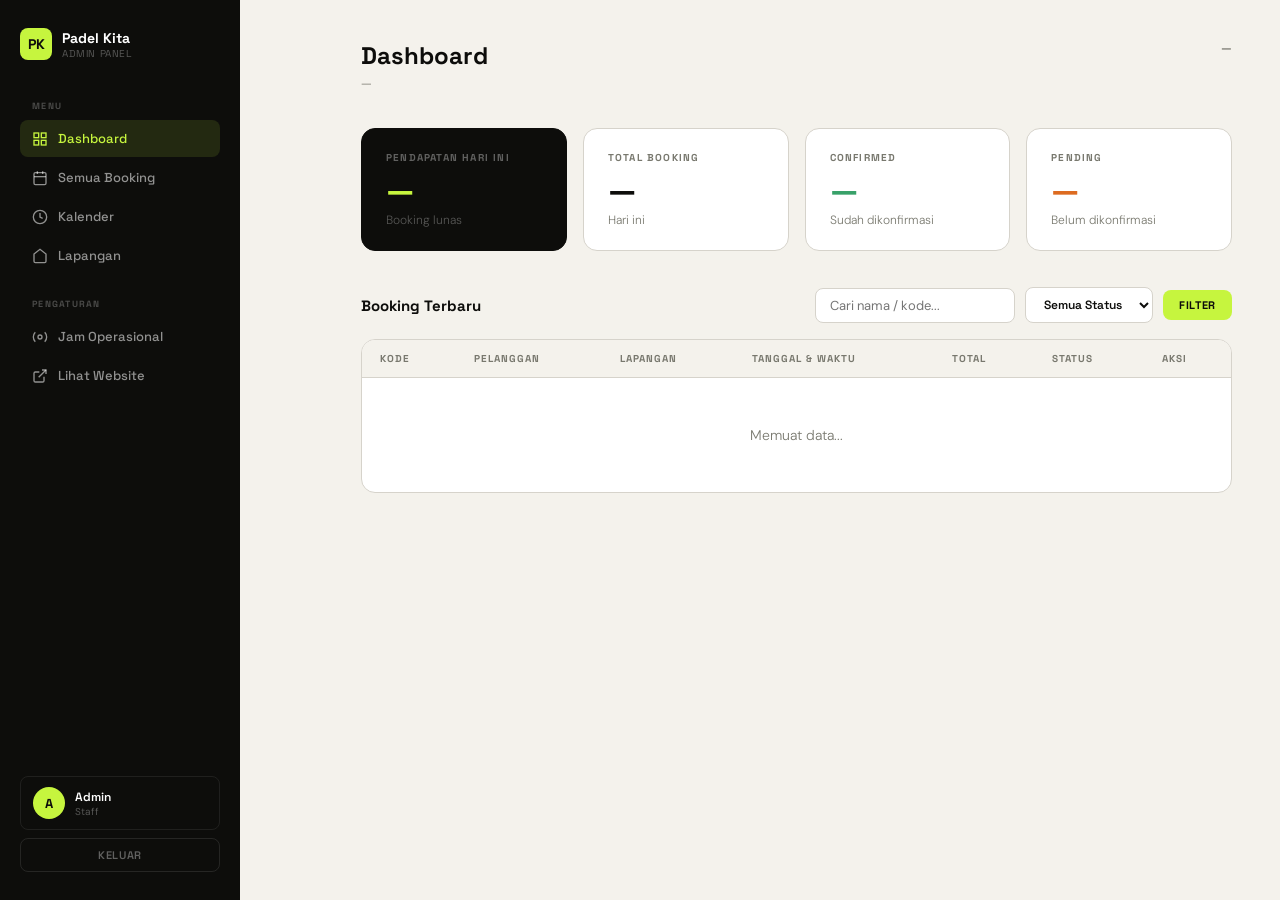
<file: admin/index.html>
<!DOCTYPE html>
<html lang="id">
<head>
  <meta charset="UTF-8"/>
  <meta name="viewport" content="width=device-width, initial-scale=1.0"/>
  <title>Admin — Padel Kita Jogja</title>

  <!-- Favicon & App Icons -->
  <link rel="icon" type="image/x-icon" href="../assets/favicon.ico">
  <link rel="icon" type="image/png" sizes="16x16" href="../assets/favicon-16x16.png">
  <link rel="icon" type="image/png" sizes="32x32" href="../assets/favicon-32x32.png">
  <link rel="icon" type="image/png" sizes="48x48" href="../assets/favicon-48x48.png">
  <link rel="icon" type="image/svg+xml" href="../assets/favicon.svg">
  <link rel="apple-touch-icon" sizes="180x180" href="../assets/apple-touch-icon.png">
  <link rel="mask-icon" href="../assets/favicon.svg" color="#C6F53E">
  <link rel="manifest" href="../assets/site.webmanifest">
  <meta name="theme-color" content="#0D0D0B">
  <meta name="apple-mobile-web-app-capable" content="yes">
  <meta name="apple-mobile-web-app-status-bar-style" content="black-translucent">
  <meta name="apple-mobile-web-app-title" content="Padel Kita">
  <meta name="mobile-web-app-capable" content="yes">
  <!-- Open Graph -->
  <meta property="og:type" content="website">
  <meta property="og:title" content="Padel Kita Jogja — Komunitas & Booking Lapangan">
  <meta property="og:description" content="Booking lapangan padel premium di Yogyakarta. Komunitas, coaching, dan turnamen.">
  <meta property="og:image" content="../assets/og-image.png">
  <meta name="twitter:card" content="summary_large_image">
  <meta name="twitter:image" content="../assets/og-image.png">
  <link rel="preconnect" href="https://fonts.googleapis.com"/>
  <link rel="preconnect" href="https://fonts.gstatic.com" crossorigin/>
  <link href="https://fonts.googleapis.com/css2?family=Space+Grotesk:wght@300;400;500;600;700&family=DM+Sans:opsz,wght@9..40,300;9..40,400&display=swap" rel="stylesheet"/>
  <style>
    *, *::before, *::after { box-sizing:border-box; margin:0; padding:0; }
    :root {
      --paper:#F4F2EC; --paper-2:#ECEAE2; --ink:#0D0D0B;
      --mid:#78786E; --border:#D6D3CB; --white:#FFFFFF;
      --lime:#C6F53E; --gold:#C19A4D;
      --green:#38A169; --red:#E53E3E; --blue:#3182CE; --orange:#DD6B20;
    }
    body { font-family:'DM Sans',sans-serif; background:var(--paper); color:var(--ink); display:flex; min-height:100vh; }

    /* ── SIDEBAR ── */
    .sidebar {
      width:240px; background:var(--ink); min-height:100vh;
      position:fixed; left:0; top:0; bottom:0; z-index:50;
      display:flex; flex-direction:column; padding:28px 20px;
    }
    .sidebar-logo { display:flex; align-items:center; gap:10px; margin-bottom:40px; }
    .sidebar-logo-mark { width:32px; height:32px; border-radius:8px; background:var(--lime); display:flex; align-items:center; justify-content:center; font-size:14px; font-weight:800; color:var(--ink); font-family:'Space Grotesk',sans-serif; }
    .sidebar-logo-name { font-family:'Space Grotesk',sans-serif; font-size:14px; font-weight:700; color:var(--white); }
    .sidebar-logo-sub { font-size:10px; color:rgba(255,255,255,.3); font-family:'Space Grotesk',sans-serif; letter-spacing:.06em; text-transform:uppercase; }
    .sidebar-section { font-family:'Space Grotesk',sans-serif; font-size:9px; font-weight:700; letter-spacing:.14em; text-transform:uppercase; color:rgba(255,255,255,.25); margin-bottom:8px; margin-top:24px; padding-left:12px; }
    .sidebar-link {
      display:flex; align-items:center; gap:10px; padding:10px 12px; border-radius:8px;
      font-family:'Space Grotesk',sans-serif; font-size:13px; font-weight:500;
      color:rgba(255,255,255,.55); text-decoration:none; margin-bottom:2px;
      transition:background .18s, color .18s;
    }
    .sidebar-link:hover { background:rgba(255,255,255,.07); color:var(--white); }
    .sidebar-link.active { background:rgba(198,245,62,.12); color:var(--lime); }
    .sidebar-link svg { width:16px; height:16px; flex-shrink:0; }
    .sidebar-bottom { margin-top:auto; }
    .sidebar-user { display:flex; align-items:center; gap:10px; padding:10px 12px; border-radius:8px; border:1px solid rgba(255,255,255,.08); }
    .sidebar-avatar { width:32px; height:32px; border-radius:50%; background:var(--lime); display:flex; align-items:center; justify-content:center; font-family:'Space Grotesk',sans-serif; font-size:13px; font-weight:700; color:var(--ink); flex-shrink:0; }
    .sidebar-user-name { font-family:'Space Grotesk',sans-serif; font-size:12px; font-weight:600; color:var(--white); }
    .sidebar-user-role { font-size:10px; color:rgba(255,255,255,.3); }
    .sidebar-logout { margin-top:8px; width:100%; padding:9px; background:transparent; border:1px solid rgba(255,255,255,.1); border-radius:8px; font-family:'Space Grotesk',sans-serif; font-size:11px; font-weight:600; letter-spacing:.06em; text-transform:uppercase; color:rgba(255,255,255,.35); cursor:pointer; transition:border-color .2s, color .2s; }
    .sidebar-logout:hover { border-color:var(--red); color:var(--red); }

    /* ── MAIN ── */
    .main { margin-left:240px; flex:1; padding:40px 48px; min-height:100vh; }
    .page-header { display:flex; align-items:flex-start; justify-content:space-between; margin-bottom:36px; }
    .page-title { font-family:'Space Grotesk',sans-serif; font-size:24px; font-weight:700; }
    .page-sub { font-size:13px; font-weight:300; color:var(--mid); margin-top:4px; }
    .page-date { font-family:'Space Grotesk',sans-serif; font-size:12px; font-weight:600; letter-spacing:.04em; text-transform:uppercase; color:var(--mid); }

    /* ── STAT CARDS ── */
    .stats-grid { display:grid; grid-template-columns:repeat(4,1fr); gap:16px; margin-bottom:36px; }
    .stat-card { background:var(--white); border:1px solid var(--border); border-radius:14px; padding:22px 24px; }
    .stat-card.featured { background:var(--ink); border-color:var(--ink); }
    .stat-label { font-family:'Space Grotesk',sans-serif; font-size:10px; font-weight:700; letter-spacing:.12em; text-transform:uppercase; color:var(--mid); margin-bottom:10px; }
    .stat-card.featured .stat-label { color:rgba(255,255,255,.35); }
    .stat-num { font-family:'Space Grotesk',sans-serif; font-size:32px; font-weight:700; line-height:1; }
    .stat-card.featured .stat-num { color:var(--lime); }
    .stat-sub { font-size:12px; font-weight:300; color:var(--mid); margin-top:6px; }
    .stat-card.featured .stat-sub { color:rgba(255,255,255,.3); }

    /* ── TABLE ── */
    .section-header { display:flex; align-items:center; justify-content:space-between; margin-bottom:16px; }
    .section-title { font-family:'Space Grotesk',sans-serif; font-size:15px; font-weight:700; }
    .table-wrap { background:var(--white); border:1px solid var(--border); border-radius:14px; overflow:hidden; margin-bottom:32px; }
    table { width:100%; border-collapse:collapse; }
    th { font-family:'Space Grotesk',sans-serif; font-size:10px; font-weight:700; letter-spacing:.1em; text-transform:uppercase; color:var(--mid); padding:12px 18px; text-align:left; background:var(--paper); border-bottom:1px solid var(--border); }
    td { padding:13px 18px; font-size:13px; border-bottom:1px solid var(--border); }
    tr:last-child td { border-bottom:none; }
    tr:hover td { background:var(--paper); }
    .td-code { font-family:'Space Grotesk',sans-serif; font-size:12px; font-weight:700; color:var(--ink); }
    .td-name { font-weight:500; }
    .td-meta { font-size:11px; color:var(--mid); margin-top:2px; }
    .status-badge { display:inline-flex; align-items:center; gap:5px; padding:4px 10px; border-radius:100px; font-family:'Space Grotesk',sans-serif; font-size:10px; font-weight:700; letter-spacing:.06em; text-transform:uppercase; }
    .status-badge-dot { width:5px; height:5px; border-radius:50%; }
    .td-actions { display:flex; gap:6px; }
    .td-btn { padding:5px 12px; border-radius:6px; font-family:'Space Grotesk',sans-serif; font-size:10px; font-weight:700; letter-spacing:.06em; text-transform:uppercase; cursor:pointer; border:1.5px solid var(--border); background:transparent; color:var(--ink); transition:all .18s; }
    .td-btn:hover { background:var(--ink); color:var(--white); border-color:var(--ink); }
    .td-btn.danger:hover { background:var(--red); border-color:var(--red); }

    /* ── FILTER BAR ── */
    .filter-bar { display:flex; align-items:center; gap:10px; flex-wrap:wrap; }
    .filter-select { padding:8px 14px; border-radius:8px; border:1.5px solid var(--border); background:var(--white); font-family:'Space Grotesk',sans-serif; font-size:12px; font-weight:600; color:var(--ink); cursor:pointer; outline:none; }
    .filter-input { padding:8px 14px; border-radius:8px; border:1.5px solid var(--border); background:var(--white); font-family:'DM Sans',sans-serif; font-size:13px; color:var(--ink); outline:none; width:200px; }
    .filter-input:focus { border-color:var(--ink); }
    .btn-sm { padding:8px 16px; border-radius:8px; font-family:'Space Grotesk',sans-serif; font-size:11px; font-weight:700; letter-spacing:.06em; text-transform:uppercase; cursor:pointer; border:none; transition:all .18s; }
    .btn-sm-lime { background:var(--lime); color:var(--ink); }
    .btn-sm-ink { background:var(--ink); color:var(--white); }

    /* ── MODAL ── */
    .modal-bg { position:fixed; inset:0; background:rgba(0,0,0,.5); backdrop-filter:blur(4px); z-index:200; display:flex; align-items:center; justify-content:center; padding:20px; }
    .modal-bg.hidden { display:none; }
    .modal { background:var(--white); border-radius:16px; padding:32px; max-width:480px; width:100%; }
    .modal-title { font-family:'Space Grotesk',sans-serif; font-size:18px; font-weight:700; margin-bottom:6px; }
    .modal-sub { font-size:13px; font-weight:300; color:var(--mid); margin-bottom:24px; }
    .modal-row { display:flex; justify-content:space-between; padding:10px 0; border-bottom:1px solid var(--border); font-size:13px; }
    .modal-row:last-of-type { border-bottom:none; }
    .modal-key { font-family:'Space Grotesk',sans-serif; font-size:11px; font-weight:700; letter-spacing:.08em; text-transform:uppercase; color:var(--mid); }
    .modal-val { font-weight:500; }
    .modal-actions { display:flex; gap:10px; margin-top:24px; }
    .modal-btn { flex:1; padding:12px; border-radius:8px; font-family:'Space Grotesk',sans-serif; font-size:12px; font-weight:700; letter-spacing:.06em; text-transform:uppercase; cursor:pointer; border:none; transition:background .2s; }

    /* empty state */
    .empty-state { text-align:center; padding:48px 24px; color:var(--mid); font-size:14px; font-weight:300; }

    @media(max-width:1100px){
      .sidebar { width:200px; }
      .main { margin-left:200px; padding:28px 28px; }
      .stats-grid { grid-template-columns:1fr 1fr; }
    }
    @media(max-width:768px){
      .sidebar { transform:translateX(-100%); }
      .main { margin-left:0; padding:20px; }
      .stats-grid { grid-template-columns:1fr 1fr; }
    }
  </style>
</head>
<body>

<!-- SIDEBAR -->
<!-- ── MOBILE TOPBAR ── -->
<div class="mobile-bar">
  <div class="mobile-bar-logo">
    <div class="mobile-bar-mark">PK</div>
    <span class="mobile-bar-nm">Padel Kita</span>
  </div>
  <button class="mobile-toggle" id="sbToggle" aria-label="Buka menu">
    <svg viewBox="0 0 24 24" fill="none" stroke="currentColor" stroke-width="2" stroke-linecap="round">
      <line x1="3" y1="6" x2="21" y2="6"/><line x1="3" y1="12" x2="21" y2="12"/><line x1="3" y1="18" x2="21" y2="18"/>
    </svg>
  </button>
</div>
<div class="sb-overlay" id="sbOverlay"></div>

<aside class="sidebar">
  <div>
    <div class="sidebar-logo">
      <div class="sidebar-logo-mark">PK</div>
      <div>
        <div class="sidebar-logo-name">Padel Kita</div>
        <div class="sidebar-logo-sub">Admin Panel</div>
      </div>
    </div>

    <div class="sidebar-section">Menu</div>
    <a href="index.html" class="sidebar-link active">
      <svg viewBox="0 0 24 24" fill="none" stroke="currentColor" stroke-width="2"><rect x="3" y="3" width="7" height="7"/><rect x="14" y="3" width="7" height="7"/><rect x="3" y="14" width="7" height="7"/><rect x="14" y="14" width="7" height="7"/></svg>
      Dashboard
    </a>
    <a href="bookings.html" class="sidebar-link">
      <svg viewBox="0 0 24 24" fill="none" stroke="currentColor" stroke-width="2"><rect x="3" y="4" width="18" height="18" rx="2"/><line x1="16" y1="2" x2="16" y2="6"/><line x1="8" y1="2" x2="8" y2="6"/><line x1="3" y1="10" x2="21" y2="10"/></svg>
      Semua Booking
    </a>
    <a href="calendar.html" class="sidebar-link">
      <svg viewBox="0 0 24 24" fill="none" stroke="currentColor" stroke-width="2"><circle cx="12" cy="12" r="10"/><polyline points="12 6 12 12 16 14"/></svg>
      Kalender
    </a>
    <a href="courts.html" class="sidebar-link">
      <svg viewBox="0 0 24 24" fill="none" stroke="currentColor" stroke-width="2"><path d="M3 9l9-7 9 7v11a2 2 0 01-2 2H5a2 2 0 01-2-2z"/></svg>
      Lapangan
    </a>

    <div class="sidebar-section">Pengaturan</div>
    <a href="#" class="sidebar-link">
      <svg viewBox="0 0 24 24" fill="none" stroke="currentColor" stroke-width="2"><circle cx="12" cy="12" r="3"/><path d="M19.07 4.93a10 10 0 010 14.14M4.93 4.93a10 10 0 000 14.14"/></svg>
      Jam Operasional
    </a>
    <a href="../index.html" class="sidebar-link" target="_blank">
      <svg viewBox="0 0 24 24" fill="none" stroke="currentColor" stroke-width="2"><path d="M18 13v6a2 2 0 01-2 2H5a2 2 0 01-2-2V8a2 2 0 012-2h6"/><polyline points="15 3 21 3 21 9"/><line x1="10" y1="14" x2="21" y2="3"/></svg>
      Lihat Website
    </a>
  </div>

  <div class="sidebar-bottom">
    <div class="sidebar-user">
      <div class="sidebar-avatar" id="adminInitial">A</div>
      <div>
        <div class="sidebar-user-name" id="adminName">Admin</div>
        <div class="sidebar-user-role" id="adminRole">Staff</div>
      </div>
    </div>
    <button class="sidebar-logout" id="btnLogout">Keluar</button>
  </div>
</aside>

<!-- MAIN -->
<main class="main">
  <div class="page-header">
    <div>
      <div class="page-title">Dashboard</div>
      <div class="page-sub" id="todayLabel">—</div>
    </div>
    <div class="page-date" id="nowTime">—</div>
  </div>

  <!-- Stats -->
  <div class="stats-grid">
    <div class="stat-card featured">
      <div class="stat-label">Pendapatan Hari Ini</div>
      <div class="stat-num" id="stat-revenue">—</div>
      <div class="stat-sub">Booking lunas</div>
    </div>
    <div class="stat-card">
      <div class="stat-label">Total Booking</div>
      <div class="stat-num" id="stat-total">—</div>
      <div class="stat-sub">Hari ini</div>
    </div>
    <div class="stat-card">
      <div class="stat-label">Confirmed</div>
      <div class="stat-num" id="stat-confirmed" style="color:var(--green)">—</div>
      <div class="stat-sub">Sudah dikonfirmasi</div>
    </div>
    <div class="stat-card">
      <div class="stat-label">Pending</div>
      <div class="stat-num" id="stat-pending" style="color:var(--orange)">—</div>
      <div class="stat-sub">Belum dikonfirmasi</div>
    </div>
  </div>

  <!-- Filter bar -->
  <div class="section-header">
    <div class="section-title">Booking Terbaru</div>
    <div class="filter-bar">
      <input class="filter-input" type="text" placeholder="Cari nama / kode..." id="searchInput">
      <select class="filter-select" id="statusFilter">
        <option value="">Semua Status</option>
        <option value="pending">Pending</option>
        <option value="held">Held</option>
        <option value="paid">Paid</option>
        <option value="confirmed">Confirmed</option>
        <option value="cancelled">Cancelled</option>
      </select>
      <button class="btn-sm btn-sm-lime" onclick="loadBookings()">Filter</button>
    </div>
  </div>

  <!-- Table -->
  <div class="table-wrap">
    <table>
      <thead>
        <tr>
          <th>Kode</th>
          <th>Pelanggan</th>
          <th>Lapangan</th>
          <th>Tanggal & Waktu</th>
          <th>Total</th>
          <th>Status</th>
          <th>Aksi</th>
        </tr>
      </thead>
      <tbody id="bookingsTable">
        <tr><td colspan="7" class="empty-state">Memuat data...</td></tr>
      </tbody>
    </table>
  </div>
</main>

<!-- Modal detail -->
<div class="modal-bg hidden" id="detailModal">
  <div class="modal">
    <div class="modal-title">Detail Booking</div>
    <div class="modal-sub" id="modal-code">—</div>
    <div id="modal-body"></div>
    <div class="modal-actions">
      <button class="modal-btn" style="background:var(--paper);color:var(--ink)" onclick="closeModal()">Tutup</button>
      <button class="modal-btn" style="background:var(--green);color:white" id="btnConfirm">Konfirmasi</button>
      <button class="modal-btn" style="background:var(--red);color:white" id="btnCancel">Batalkan</button>
    </div>
  </div>
</div>

<script type="module">
import { requireAdmin, getTodayStats, getRecentBookings, updateBookingStatus, statusBadge } from '../js/admin/dashboard.js';
import { supabase }   from '../js/supabase.js';
import { toRupiah }   from '../js/utils/currency.js';
import { toLocaleDateLong, toDateStr } from '../js/utils/date.js';

// ── Auth ──
const session = await requireAdmin();
if (!session) throw new Error('Not admin');
document.getElementById('adminName').textContent    = session.admin.name;
document.getElementById('adminRole').textContent    = session.admin.role;
document.getElementById('adminInitial').textContent = session.admin.name[0].toUpperCase();
document.getElementById('btnLogout').addEventListener('click', async () => {
  await supabase.auth.signOut();
  location.href = 'login.html';
});

// ── Labels ──
const now = new Date();
document.getElementById('todayLabel').textContent = toLocaleDateLong(toDateStr(now));
document.getElementById('nowTime').textContent = now.toLocaleTimeString('id-ID',{hour:'2-digit',minute:'2-digit'}) + ' WIB';

// ── Stats ──
async function loadStats() {
  const s = await getTodayStats();
  document.getElementById('stat-revenue').textContent   = toRupiah(s.revenue);
  document.getElementById('stat-total').textContent     = s.total;
  document.getElementById('stat-confirmed').textContent = s.confirmed + s.paid;
  document.getElementById('stat-pending').textContent   = s.pending;
}
loadStats();

// ── Bookings table ──
let allBookings = [];
let selectedBooking = null;

window.loadBookings = async function() {
  const query  = document.getElementById('searchInput').value.toLowerCase();
  const status = document.getElementById('statusFilter').value;
  allBookings  = await getRecentBookings(50);
  const filtered = allBookings.filter(b => {
    const matchStatus = !status || b.status === status;
    const matchQuery  = !query ||
      b.booking_code?.toLowerCase().includes(query) ||
      b.customers?.name?.toLowerCase().includes(query) ||
      b.customers?.phone?.includes(query);
    return matchStatus && matchQuery;
  });
  renderTable(filtered);
};

function renderTable(data) {
  const tbody = document.getElementById('bookingsTable');
  if (!data.length) {
    tbody.innerHTML = '<tr><td colspan="7" class="empty-state">Tidak ada data</td></tr>';
    return;
  }
  tbody.innerHTML = data.map(b => {
    const badge = statusBadge(b.status);
    return `<tr>
      <td><div class="td-code">${b.booking_code}</div></td>
      <td>
        <div class="td-name">${b.customers?.name ?? '—'}</div>
        <div class="td-meta">${b.customers?.phone ?? ''}</div>
      </td>
      <td>${b.courts?.name ?? '—'}</td>
      <td>
        <div>${b.booking_date}</div>
        <div class="td-meta">${b.start_time?.slice(0,5)} – ${b.end_time?.slice(0,5)}</div>
      </td>
      <td>${toRupiah(b.total_price)}</td>
      <td>
        <span class="status-badge" style="color:${badge.color};background:${badge.bg}">
          <span class="status-badge-dot" style="background:${badge.color}"></span>
          ${badge.label}
        </span>
      </td>
      <td>
        <div class="td-actions">
          <button class="td-btn" onclick="openDetail('${b.id}')">Detail</button>
          ${b.status === 'paid' ? `<button class="td-btn" onclick="confirmBooking('${b.id}')">Confirm</button>` : ''}
          ${['pending','held','paid'].includes(b.status) ? `<button class="td-btn danger" onclick="cancelBooking('${b.id}')">Batal</button>` : ''}
        </div>
      </td>
    </tr>`;
  }).join('');
}

// ── Modal ──
window.openDetail = function(id) {
  selectedBooking = allBookings.find(b => b.id === id);
  if (!selectedBooking) return;
  const b = selectedBooking;
  document.getElementById('modal-code').textContent = b.booking_code;
  document.getElementById('modal-body').innerHTML = [
    ['Lapangan', b.courts?.name],
    ['Tanggal',  b.booking_date],
    ['Waktu',    `${b.start_time?.slice(0,5)} – ${b.end_time?.slice(0,5)}`],
    ['Nama',     b.customers?.name],
    ['WhatsApp', b.customers?.phone],
    ['Total',    toRupiah(b.total_price)],
    ['Metode',   b.payment_method ?? '—'],
    ['Status',   b.status],
  ].map(([k,v]) => `<div class="modal-row"><span class="modal-key">${k}</span><span class="modal-val">${v ?? '—'}</span></div>`).join('');

  const showConfirm = b.status === 'paid';
  const showCancel  = ['pending','held','paid'].includes(b.status);
  document.getElementById('btnConfirm').style.display = showConfirm ? '' : 'none';
  document.getElementById('btnCancel').style.display  = showCancel ? '' : 'none';
  document.getElementById('detailModal').classList.remove('hidden');
};

window.closeModal = function() {
  document.getElementById('detailModal').classList.add('hidden');
};

window.confirmBooking = async function(id) {
  await updateBookingStatus(id, 'confirmed');
  closeModal(); loadBookings(); loadStats();
};
window.cancelBooking = async function(id) {
  if (!confirm('Batalkan booking ini?')) return;
  await updateBookingStatus(id, 'cancelled');
  closeModal(); loadBookings(); loadStats();
};

document.getElementById('btnConfirm').onclick = () => selectedBooking && confirmBooking(selectedBooking.id);
document.getElementById('btnCancel').onclick  = () => selectedBooking && cancelBooking(selectedBooking.id);

// ── Realtime ──
supabase.channel('admin-bookings')
  .on('postgres_changes', { event: '*', schema: 'public', table: 'bookings' }, () => {
    loadBookings(); loadStats();
  })
  .subscribe();

// ── Init ──
loadBookings();

// ── SIDEBAR DRAWER (mobile) ───────────────────────────────────
(() => {
  const sb   = document.querySelector('.sidebar');
  const btn  = document.getElementById('sbToggle');
  const ov   = document.getElementById('sbOverlay');
  if (!sb || !btn) return;

  const open  = () => { sb.classList.add('open');  ov?.classList.add('on');  document.body.style.overflow = 'hidden'; };
  const close = () => { sb.classList.remove('open'); ov?.classList.remove('on'); document.body.style.overflow = ''; };

  btn.addEventListener('click', () => sb.classList.contains('open') ? close() : open());
  ov?.addEventListener('click', close);

  // tutup saat klik link menu
  sb.querySelectorAll('.sb-link').forEach(a => a.addEventListener('click', close));

  // tutup saat resize ke desktop
  window.addEventListener('resize', () => { if (window.innerWidth > 900) close(); });

  // tutup dengan Esc
  document.addEventListener('keydown', e => { if (e.key === 'Escape') close(); });
})();

</script>
</body>
</html>
</file>
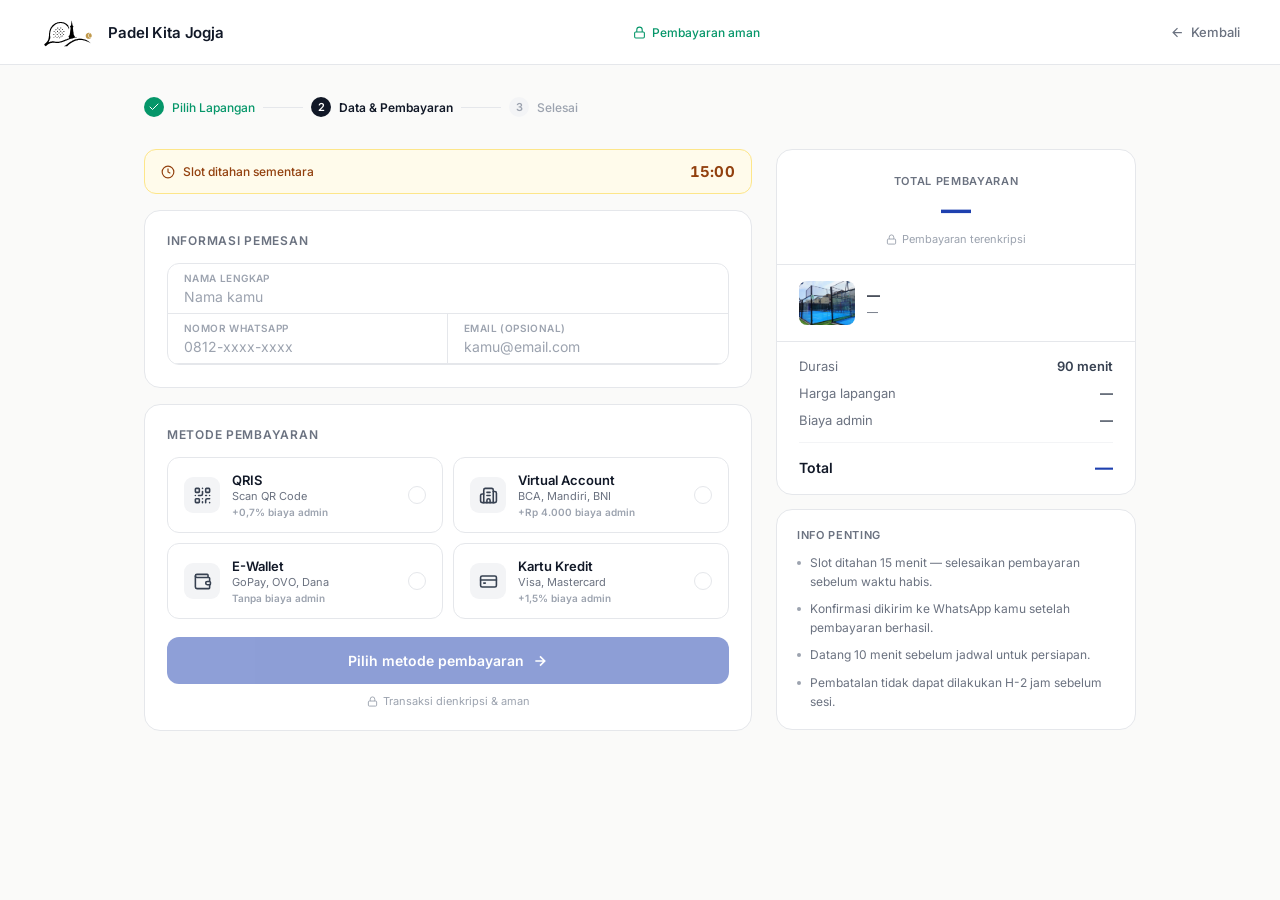
<file: checkout.html>
<!DOCTYPE html>
<html lang="id">
<head>
  <meta charset="UTF-8"/>
  <meta name="viewport" content="width=device-width, initial-scale=1.0"/>
  <title>Checkout — Padel Kita Jogja</title>

  <!-- Favicon & App Icons -->
  <link rel="icon" type="image/x-icon" href="assets/favicon.ico">
  <link rel="icon" type="image/png" sizes="16x16" href="assets/favicon-16x16.png">
  <link rel="icon" type="image/png" sizes="32x32" href="assets/favicon-32x32.png">
  <link rel="icon" type="image/png" sizes="48x48" href="assets/favicon-48x48.png">
  <link rel="icon" type="image/svg+xml" href="assets/favicon.svg">
  <link rel="apple-touch-icon" sizes="180x180" href="assets/apple-touch-icon.png">
  <link rel="mask-icon" href="assets/favicon.svg" color="#C6F53E">
  <link rel="manifest" href="assets/site.webmanifest">
  <meta name="theme-color" content="#0D0D0B">
  <meta name="apple-mobile-web-app-capable" content="yes">
  <meta name="apple-mobile-web-app-status-bar-style" content="black-translucent">
  <meta name="apple-mobile-web-app-title" content="Padel Kita">
  <meta name="mobile-web-app-capable" content="yes">
  <!-- Open Graph -->
  <meta property="og:type" content="website">
  <meta property="og:title" content="Padel Kita Jogja — Komunitas & Booking Lapangan">
  <meta property="og:description" content="Booking lapangan padel premium di Yogyakarta. Komunitas, coaching, dan turnamen.">
  <meta property="og:image" content="assets/og-image.png">
  <meta name="twitter:card" content="summary_large_image">
  <meta name="twitter:image" content="assets/og-image.png">
  <link rel="preconnect" href="https://fonts.googleapis.com"/>
  <link rel="preconnect" href="https://fonts.gstatic.com" crossorigin/>
  <link href="https://fonts.googleapis.com/css2?family=Inter:wght@400;500;600;700&display=swap" rel="stylesheet"/>
  <style>
    *, *::before, *::after { box-sizing:border-box; margin:0; padding:0; }

    :root {
      --bg:       #FAFAF9;
      --card:     #FFFFFF;
      --ink:      #111827;
      --ink-2:    #374151;
      --muted:    #6B7280;
      --muted-2:  #9CA3AF;
      --line:     #E5E7EB;
      --line-2:   #F3F4F6;
      --accent:   #1E40AF;
      --accent-2: #2563EB;
      --accent-bg:#EFF6FF;
      --green:    #059669;
      --red:      #DC2626;
      --r-sm: 8px; --r-md: 12px; --r-lg: 16px;
    }

    body {
      font-family: 'Inter', -apple-system, system-ui, sans-serif;
      background: var(--bg);
      color: var(--ink);
      min-height: 100vh;
      -webkit-font-smoothing: antialiased;
    }

    /* ── HEADER ── */
    .hdr {
      background: var(--card);
      border-bottom: 1px solid var(--line);
      padding: 16px 40px;
      display: flex; align-items: center; justify-content: space-between;
      position: sticky; top: 0; z-index: 50;
    }
    .hdr-logo { display:flex; align-items:center; gap:10px; text-decoration:none; color:var(--ink); }
    .hdr-logo img { height: 32px; width: auto; }
    .hdr-logo-txt { font-size:15px; font-weight:600; letter-spacing:-.01em; }
    .hdr-back {
      display:flex; align-items:center; gap:6px;
      font-size:13px; font-weight:500; color:var(--muted);
      text-decoration:none; transition:color .15s;
    }
    .hdr-back:hover { color:var(--ink); }
    .hdr-back svg { width:15px; height:15px; }
    .hdr-secure {
      display:flex; align-items:center; gap:6px;
      font-size:12px; font-weight:500; color:var(--green);
    }
    .hdr-secure svg { width:13px; height:13px; }

    /* ── LAYOUT ── */
    .wrap {
      max-width: 1040px; margin: 0 auto; padding: 32px 24px 64px;
      display: grid; grid-template-columns: 1fr 360px; gap: 24px; align-items: start;
    }

    /* ── STEP BAR ── */
    .steps {
      grid-column: 1 / -1;
      display: flex; align-items: center; gap: 8px;
      margin-bottom: 8px;
    }
    .step { display:flex; align-items:center; gap:8px; font-size:12px; font-weight:500; color:var(--muted-2); }
    .step.done { color: var(--green); }
    .step.now  { color: var(--ink); font-weight:600; }
    .step-n {
      width:20px; height:20px; border-radius:50%;
      display:flex; align-items:center; justify-content:center;
      font-size:11px; font-weight:600;
      background: var(--line-2); color: var(--muted-2);
    }
    .step-n svg { width:12px; height:12px; display:block; }
    .step.done .step-n { background: var(--green); color:#fff; }
    .step.now  .step-n { background: var(--ink); color:#fff; }
    .step-line { flex:1; height:1px; background:var(--line); max-width:40px; }

    /* ── CARD ── */
    .card {
      background: var(--card);
      border: 1px solid var(--line);
      border-radius: var(--r-lg);
      overflow: hidden;
      margin-bottom: 16px;
    }
    .card-hd {
      padding: 18px 22px 0;
    }
    .card-label {
      font-size:12px; font-weight:600; color:var(--muted);
      text-transform:uppercase; letter-spacing:.06em;
    }
    .card-bd { padding: 14px 22px 22px; }

    /* ── FIELDS ── */
    .fields { border: 1px solid var(--line); border-radius: var(--r-md); overflow:hidden; }
    .frow { display:grid; grid-template-columns:1fr 1fr; }
    .frow.full { grid-template-columns:1fr; }
    .field {
      position: relative;
      border-bottom: 1px solid var(--line);
      border-right: 1px solid var(--line);
      transition: background .15s;
    }
    .frow.full .field { border-right:none; }
    .field:last-child, .field:nth-child(2n):not(.keep-line) { border-right:none; }
    .field.full { border-right:none; }
    .field:focus-within { background: #FCFCFB; }
    .field input, .field select {
      width:100%; padding: 15px 16px;
      border:none; background:transparent; outline:none;
      font-family:'Inter',sans-serif; font-size:14px; font-weight:500;
      color: var(--ink);
    }
    .field input::placeholder { color: var(--muted-2); font-weight:400; }
    .field select { appearance:none; cursor:pointer; }
    .field .flabel {
      position:absolute; top:8px; left:16px;
      font-size:10px; font-weight:600; letter-spacing:.04em;
      text-transform:uppercase; color:var(--muted-2);
      pointer-events:none;
    }
    .field.has-label input, .field.has-label select { padding-top: 24px; padding-bottom: 8px; }
    .field .chev {
      position:absolute; right:16px; top:50%; transform:translateY(-50%);
      pointer-events:none; color:var(--muted-2);
    }
    .field .chev svg { width:14px; height:14px; }
    .field.err { background: rgba(220,38,38,.03); }
    .field-msg {
      font-size:11px; color:var(--red); padding: 0 16px 8px;
      display:none;
    }
    .field.err .field-msg { display:block; }

    /* ── PAYMENT METHODS ── */
    .methods { display:grid; grid-template-columns:1fr 1fr; gap:10px; margin-bottom:18px; }
    .method {
      display:flex; align-items:center; gap:12px;
      padding:14px 16px; border-radius:var(--r-md);
      border:1.5px solid var(--line); background:var(--card);
      cursor:pointer; transition:all .15s; text-align:left;
      font-family:'Inter',sans-serif;
    }
    .method:hover { border-color: var(--muted-2); }
    .method.on { border-color: var(--accent); background: var(--accent-bg); }
    .method-ic {
      width:36px; height:36px; border-radius:9px; flex-shrink:0;
      background: var(--line-2); display:flex; align-items:center; justify-content:center;
      color: var(--ink-2);
      transition: background .15s, color .15s;
    }
    .method-ic svg { width:19px; height:19px; display:block; }
    .method.on .method-ic { background:#fff; color: var(--accent); }
    .method-tx { flex:1; min-width:0; }
    .method-nm { font-size:13px; font-weight:600; color:var(--ink); }
    .method-ds { font-size:11px; color:var(--muted); margin-top:1px; display:block; }
    .method-tx { display:flex; flex-direction:column; }
    .method.on .method-ds { color: var(--accent); }
    .method-fee {
      font-size:10px; font-weight:600; color:var(--muted-2);
      margin-top:3px;
    }
    .method.on .method-fee { color: var(--accent); }
    .method-radio {
      width:18px; height:18px; border-radius:50%;
      border:1.5px solid var(--line); flex-shrink:0;
      display:flex; align-items:center; justify-content:center;
      transition:all .15s;
    }
    .method.on .method-radio { border-color:var(--accent); background:var(--accent); }
    .method.on .method-radio::after {
      content:''; width:6px; height:6px; border-radius:50%; background:#fff;
    }

    /* ── SUBMIT ── */
    .submit {
      width:100%; padding:15px 20px;
      background: var(--accent); color:#fff;
      border:none; border-radius:var(--r-md);
      font-family:'Inter',sans-serif; font-size:14px; font-weight:600;
      cursor:pointer; transition:all .18s;
      display:flex; align-items:center; justify-content:center; gap:8px;
    }
    .submit:hover:not(:disabled) { background:#1D4ED8; }
    .submit:disabled { opacity:.5; cursor:not-allowed; }
    .submit svg { width:16px; height:16px; }
    .submit-note {
      text-align:center; font-size:11px; color:var(--muted-2);
      margin-top:10px; display:flex; align-items:center; justify-content:center; gap:5px;
    }
    .submit-note svg { width:11px; height:11px; }

    /* ── HOLD TIMER ── */
    .hold {
      display:flex; align-items:center; justify-content:space-between;
      background:#FFFBEB; border:1px solid #FDE68A;
      border-radius:var(--r-md); padding:12px 16px; margin-bottom:16px;
    }
    .hold-tx { display:flex; align-items:center; gap:8px; font-size:12px; font-weight:500; color:#92400E; }
    .hold-tx svg { width:14px; height:14px; }
    .hold-time { font-size:15px; font-weight:700; color:#92400E; font-variant-numeric:tabular-nums; letter-spacing:.02em; }

    /* ── ALERT ── */
    .alert {
      background: rgba(220,38,38,.06); border:1px solid rgba(220,38,38,.2);
      border-radius:var(--r-md); padding:12px 16px;
      font-size:13px; color:var(--red); margin-bottom:16px;
      display:none;
    }
    .alert.on { display:block; }

    /* ── SUMMARY ── */
    .sum { position:sticky; top: 88px; }
    .sum-card {
      background: var(--card); border:1px solid var(--line);
      border-radius: var(--r-lg); overflow:hidden; margin-bottom:14px;
    }
    .sum-top { padding: 24px 22px 18px; text-align:center; border-bottom:1px solid var(--line); }
    .sum-top-lbl { font-size:11px; font-weight:600; color:var(--muted); text-transform:uppercase; letter-spacing:.06em; margin-bottom:6px; }
    .sum-top-amt { font-size:30px; font-weight:700; color:var(--accent); letter-spacing:-.02em; line-height:1; }
    .sum-secure {
      display:flex; align-items:center; justify-content:center; gap:5px;
      font-size:11px; color:var(--muted-2); margin-top:8px;
    }
    .sum-secure svg { width:11px; height:11px; }

    .sum-court { padding: 16px 22px; border-bottom:1px solid var(--line); display:flex; gap:12px; align-items:center; }
    .sum-court-img { width:56px; height:44px; border-radius:8px; overflow:hidden; flex-shrink:0; background:var(--line-2); }
    .sum-court-img img { width:100%; height:100%; object-fit:cover; }
    .sum-court-nm { font-size:13px; font-weight:600; }
    .sum-court-dt { font-size:11px; color:var(--muted); margin-top:2px; }

    .sum-rows { padding: 16px 22px; }
    .sum-row { display:flex; justify-content:space-between; align-items:center; margin-bottom:11px; }
    .sum-row:last-child { margin-bottom:0; }
    .sum-k { font-size:13px; color:var(--muted); }
    .sum-v { font-size:13px; font-weight:600; color:var(--ink-2); }
    .sum-div { height:1px; background:var(--line-2); margin: 14px 0; }
    .sum-total { display:flex; justify-content:space-between; align-items:center; }
    .sum-total-k { font-size:14px; font-weight:600; }
    .sum-total-v { font-size:18px; font-weight:700; color:var(--accent); }

    .sum-info {
      background: var(--card); border:1px solid var(--line);
      border-radius: var(--r-lg); padding: 18px 20px;
    }
    .sum-info-t { font-size:11px; font-weight:600; color:var(--muted); text-transform:uppercase; letter-spacing:.06em; margin-bottom:12px; }
    .sum-info-i {
      display:flex; gap:9px; font-size:12px; color:var(--muted);
      line-height:1.55; margin-bottom:9px;
    }
    .sum-info-i:last-child { margin-bottom:0; }
    .sum-info-d { width:4px; height:4px; border-radius:50%; background:var(--muted-2); flex-shrink:0; margin-top:7px; }

    /* ── RESPONSIVE ── */

    /* TABLET */
    @media(max-width:880px){
      .hdr { padding:14px 20px; }
      .hdr-secure { display:none; }
      .wrap { grid-template-columns:1fr; padding:20px 16px 48px; gap:18px; }
      .sum { position:static; order:-1; }
      .methods { grid-template-columns:1fr; }
      .frow { grid-template-columns:1fr; }
      .field { border-right:none; }
      .steps { overflow-x:auto; -webkit-overflow-scrolling:touch; padding-bottom:4px; }
      .step { white-space:nowrap; }
      .card-hd { padding:16px 18px 0; }
      .card-bd { padding:12px 18px 18px; }
      .sum-top { padding:20px 18px 16px; }
      .sum-top-amt { font-size:26px; }
      .sum-court { padding:14px 18px; }
      .sum-rows { padding:14px 18px; }
    }

    /* MOBILE */
    @media(max-width:600px){
      .hdr { padding:11px 14px; gap:10px; }
      .hdr-logo img { height:26px; }
      .hdr-logo-txt { font-size:13px; }
      .hdr-back { font-size:12px; gap:4px; }
      .hdr-back svg { width:13px; height:13px; }

      .wrap { padding:14px 12px 40px; gap:14px; }

      .steps { gap:5px; margin-bottom:2px; }
      .step { font-size:10px; gap:5px; }
      .step-n { width:16px; height:16px; font-size:9px; }
      .step-line { max-width:18px; }

      .hold { padding:10px 13px; border-radius:10px; margin-bottom:12px; }
      .hold-tx { font-size:11px; gap:6px; }
      .hold-tx svg { width:12px; height:12px; }
      .hold-time { font-size:14px; }

      .alert { padding:10px 13px; font-size:12px; margin-bottom:12px; border-radius:10px; }

      .card { border-radius:12px; margin-bottom:12px; }
      .card-hd { padding:14px 15px 0; }
      .card-label { font-size:10px; letter-spacing:.05em; }
      .card-bd { padding:11px 15px 15px; }

      .fields { border-radius:10px; }
      .field input, .field select { padding:13px 14px; font-size:14px; }
      .field.has-label input, .field.has-label select { padding-top:22px; padding-bottom:7px; }
      .field .flabel { font-size:9px; top:7px; left:14px; }
      .field .chev { right:13px; }
      .field-msg { font-size:10px; padding:0 14px 7px; }

      .methods { gap:8px; margin-bottom:14px; }
      .method { padding:12px 13px; gap:10px; border-radius:10px; }
      .method-ic { width:30px; height:30px; border-radius:8px; }
      .method-ic svg { width:16px; height:16px; }
      .method-nm { font-size:12px; }
      .method-ds { font-size:10px; }
      .method-fee { font-size:9px; }
      .method-radio { width:16px; height:16px; }

      .submit { padding:13px 16px; font-size:13px; border-radius:10px; }
      .submit svg { width:14px; height:14px; }
      .submit-note { font-size:10px; margin-top:8px; }

      .sum-card { border-radius:12px; margin-bottom:10px; }
      .sum-top { padding:18px 15px 14px; }
      .sum-top-lbl { font-size:10px; }
      .sum-top-amt { font-size:24px; }
      .sum-secure { font-size:10px; margin-top:6px; }
      .sum-court { padding:12px 15px; gap:10px; }
      .sum-court-img { width:46px; height:36px; border-radius:6px; }
      .sum-court-nm { font-size:12px; }
      .sum-court-dt { font-size:10px; }
      .sum-rows { padding:12px 15px; }
      .sum-row { margin-bottom:9px; }
      .sum-k { font-size:12px; }
      .sum-v { font-size:12px; }
      .sum-div { margin:11px 0; }
      .sum-total-k { font-size:13px; }
      .sum-total-v { font-size:16px; }

      .sum-info { border-radius:12px; padding:15px 15px; }
      .sum-info-t { font-size:10px; margin-bottom:10px; }
      .sum-info-i { font-size:11px; gap:7px; margin-bottom:7px; }
    }

    /* MOBILE KECIL */
    @media(max-width:400px){
      .hdr { padding:10px 11px; }
      .hdr-logo img { height:23px; }
      .hdr-logo-txt { font-size:12px; }
      .wrap { padding:12px 10px 36px; }

      .step { font-size:9px; }
      .step-n { width:15px; height:15px; font-size:8px; }

      .field input, .field select { font-size:13px; padding:12px 12px; }
      .field.has-label input, .field.has-label select { padding-top:20px; padding-bottom:6px; }
      .field .flabel { left:12px; }

      .method { padding:11px 11px; }
      .method-ic { width:27px; height:27px; }
      .method-ic svg { width:15px; height:15px; }
      .method-nm { font-size:11px; }
      .method-fee { font-size:8px; }

      .sum-top-amt { font-size:22px; }
      .sum-total-v { font-size:15px; }
    }
  </style>
</head>
<body>

<!-- ── HEADER ── -->
<header class="hdr">
  <a href="/" class="hdr-logo">
    <img src="assets/logo-black-gold.svg" alt="Padel Kita Jogja">
    <span class="hdr-logo-txt">Padel Kita Jogja</span>
  </a>
  <div class="hdr-secure">
    <svg viewBox="0 0 24 24" fill="none" stroke="currentColor" stroke-width="2"><rect x="3" y="11" width="18" height="11" rx="2"/><path d="M7 11V7a5 5 0 0110 0v4"/></svg>
    Pembayaran aman
  </div>
  <a href="/" class="hdr-back">
    <svg viewBox="0 0 24 24" fill="none" stroke="currentColor" stroke-width="2"><path d="M19 12H5M12 19l-7-7 7-7"/></svg>
    Kembali
  </a>
</header>

<!-- ── MAIN ── -->
<main class="wrap">

  <!-- step bar -->
  <div class="steps">
    <div class="step done"><span class="step-n"><svg class="step-svg" aria-hidden="true" viewBox="0 0 24 24" width="20" height="20"><path fill="none" stroke="currentColor" stroke-linecap="round" stroke-linejoin="round" stroke-width="2" d="M20 6L9 17l-5-5"/></svg></span> Pilih Lapangan</div>
    <div class="step-line"></div>
    <div class="step now"><span class="step-n">2</span> Data & Pembayaran</div>
    <div class="step-line"></div>
    <div class="step"><span class="step-n">3</span> Selesai</div>
  </div>

  <!-- ═══ KOLOM KIRI: FORM ═══ -->
  <div>

    <!-- hold timer -->
    <div class="hold" id="holdBar">
      <span class="hold-tx">
        <svg viewBox="0 0 24 24" fill="none" stroke="currentColor" stroke-width="2"><circle cx="12" cy="12" r="10"/><path d="M12 6v6l4 2"/></svg>
        Slot ditahan sementara
      </span>
      <span class="hold-time" id="holdTimer">15:00</span>
    </div>

    <div class="alert" id="alertBox"></div>

    <form id="coForm" novalidate>

      <!-- ── CUSTOMER INFO ── -->
      <div class="card">
        <div class="card-hd"><span class="card-label">Informasi Pemesan</span></div>
        <div class="card-bd">
          <div class="fields">
            <div class="frow full">
              <div class="field has-label" data-field="name">
                <span class="flabel">Nama Lengkap</span>
                <input name="name" type="text" placeholder="Nama kamu" autocomplete="name">
                <div class="field-msg">Nama minimal 2 karakter</div>
              </div>
            </div>
            <div class="frow">
              <div class="field has-label" data-field="phone">
                <span class="flabel">Nomor WhatsApp</span>
                <input name="phone" type="tel" placeholder="0812-xxxx-xxxx" autocomplete="tel">
                <div class="field-msg">Format: 08xx-xxxx-xxxx</div>
              </div>
              <div class="field has-label" data-field="email">
                <span class="flabel">Email (opsional)</span>
                <input name="email" type="email" placeholder="kamu@email.com" autocomplete="email">
                <div class="field-msg">Format email tidak valid</div>
              </div>
            </div>
          </div>
        </div>
      </div>

      <!-- ── PAYMENT METHOD ── -->
      <div class="card">
        <div class="card-hd"><span class="card-label">Metode Pembayaran</span></div>
        <div class="card-bd">

          <div class="methods" id="methods">
            <button type="button" class="method" data-method="qris">
              <span class="method-ic"><svg class="method-svg" aria-hidden="true" viewBox="0 0 24 24" width="20" height="20"><g fill="none" stroke="currentColor" stroke-linecap="round" stroke-linejoin="round" stroke-width="2"><rect width="5" height="5" x="3" y="3" rx="1"/><rect width="5" height="5" x="16" y="3" rx="1"/><rect width="5" height="5" x="3" y="16" rx="1"/><path d="M21 16h-3a2 2 0 0 0-2 2v3m5 0v.01M12 7v3a2 2 0 0 1-2 2H7m-4 0h.01M12 3h.01M12 16v.01M16 12h1m4 0v.01M12 21v-1"/></g></svg></span>
              <span class="method-tx">
                <span class="method-nm">QRIS</span>
                <span class="method-ds">Scan QR Code</span>
                <span class="method-fee">+0,7% biaya admin</span>
              </span>
              <span class="method-radio"></span>
            </button>
            <button type="button" class="method" data-method="va">
              <span class="method-ic"><svg class="method-svg" aria-hidden="true" viewBox="0 0 24 24" width="20" height="20"><g fill="none" stroke="currentColor" stroke-linecap="round" stroke-linejoin="round" stroke-width="2"><path d="M10 12h4m-4-4h4m0 13v-3a2 2 0 0 0-4 0v3"/><path d="M6 10H4a2 2 0 0 0-2 2v7a2 2 0 0 0 2 2h16a2 2 0 0 0 2-2V9a2 2 0 0 0-2-2h-2"/><path d="M6 21V5a2 2 0 0 1 2-2h8a2 2 0 0 1 2 2v16"/></g></svg></span>
              <span class="method-tx">
                <span class="method-nm">Virtual Account</span>
                <span class="method-ds">BCA, Mandiri, BNI</span>
                <span class="method-fee">+Rp 4.000 biaya admin</span>
              </span>
              <span class="method-radio"></span>
            </button>
            <button type="button" class="method" data-method="ewallet">
              <span class="method-ic"><svg class="method-svg" aria-hidden="true" viewBox="0 0 24 24" width="20" height="20"><g fill="none" stroke="currentColor" stroke-linecap="round" stroke-linejoin="round" stroke-width="2"><path d="M19 7V4a1 1 0 0 0-1-1H5a2 2 0 0 0 0 4h15a1 1 0 0 1 1 1v4h-3a2 2 0 0 0 0 4h3a1 1 0 0 0 1-1v-2a1 1 0 0 0-1-1"/><path d="M3 5v14a2 2 0 0 0 2 2h15a1 1 0 0 0 1-1v-4"/></g></svg></span>
              <span class="method-tx">
                <span class="method-nm">E-Wallet</span>
                <span class="method-ds">GoPay, OVO, Dana</span>
                <span class="method-fee">Tanpa biaya admin</span>
              </span>
              <span class="method-radio"></span>
            </button>
            <button type="button" class="method" data-method="credit_card">
              <span class="method-ic"><svg class="method-svg" aria-hidden="true" viewBox="0 0 24 24" width="20" height="20"><g fill="none" stroke="currentColor" stroke-linecap="round" stroke-linejoin="round" stroke-width="2"><rect width="20" height="14" x="2" y="5" rx="2"/><path d="M2 10h20M6 14h2"/></g></svg></span>
              <span class="method-tx">
                <span class="method-nm">Kartu Kredit</span>
                <span class="method-ds">Visa, Mastercard</span>
                <span class="method-fee">+1,5% biaya admin</span>
              </span>
              <span class="method-radio"></span>
            </button>
          </div>

          <button type="submit" class="submit" id="submitBtn" disabled>
            <span id="submitTx">Pilih metode pembayaran</span>
            <svg viewBox="0 0 24 24" fill="none" stroke="currentColor" stroke-width="2.5"><path d="M5 12h14M12 5l7 7-7 7"/></svg>
          </button>
          <div class="submit-note">
            <svg viewBox="0 0 24 24" fill="none" stroke="currentColor" stroke-width="2"><rect x="3" y="11" width="18" height="11" rx="2"/><path d="M7 11V7a5 5 0 0110 0v4"/></svg>
            Transaksi dienkripsi &amp; aman
          </div>

        </div>
      </div>

    </form>
  </div>

  <!-- ═══ KOLOM KANAN: SUMMARY ═══ -->
  <aside class="sum">
    <div class="sum-card">

      <div class="sum-top">
        <div class="sum-top-lbl">Total Pembayaran</div>
        <div class="sum-top-amt" id="sumTotal">—</div>
        <div class="sum-secure">
          <svg viewBox="0 0 24 24" fill="none" stroke="currentColor" stroke-width="2"><rect x="3" y="11" width="18" height="11" rx="2"/><path d="M7 11V7a5 5 0 0110 0v4"/></svg>
          Pembayaran terenkripsi
        </div>
      </div>

      <div class="sum-court">
        <div class="sum-court-img"><img id="sumImg" src="images/court-a.jpg" alt="Lapangan"></div>
        <div>
          <div class="sum-court-nm" id="sumCourt">—</div>
          <div class="sum-court-dt" id="sumDateTime">—</div>
        </div>
      </div>

      <div class="sum-rows">
        <div class="sum-row">
          <span class="sum-k">Durasi</span>
          <span class="sum-v">90 menit</span>
        </div>
        <div class="sum-row">
          <span class="sum-k">Harga lapangan</span>
          <span class="sum-v" id="sumBase">—</span>
        </div>
        <div class="sum-row">
          <span class="sum-k">Biaya admin</span>
          <span class="sum-v" id="sumFee">—</span>
        </div>
        <div class="sum-div"></div>
        <div class="sum-total">
          <span class="sum-total-k">Total</span>
          <span class="sum-total-v" id="sumTotal2">—</span>
        </div>
      </div>

    </div>

    <div class="sum-info">
      <div class="sum-info-t">Info Penting</div>
      <div class="sum-info-i"><span class="sum-info-d"></span>Slot ditahan 15 menit — selesaikan pembayaran sebelum waktu habis.</div>
      <div class="sum-info-i"><span class="sum-info-d"></span>Konfirmasi dikirim ke WhatsApp kamu setelah pembayaran berhasil.</div>
      <div class="sum-info-i"><span class="sum-info-d"></span>Datang 10 menit sebelum jadwal untuk persiapan.</div>
      <div class="sum-info-i"><span class="sum-info-d"></span>Pembatalan tidak dapat dilakukan H-2 jam sebelum sesi.</div>
    </div>
  </aside>

</main>

<script type="module">
import { getBookingById, attachCustomerToBooking } from './js/booking/booking.js';
import { validateCheckoutForm, normalizePhone }  from './js/checkout/validation.js';
import { processPayment }                        from './js/checkout/payment.js';
import { toRupiah, calcAdminFee }                from './js/utils/currency.js';
import { toLocaleDateLong }                      from './js/utils/date.js';

const bookingId = new URLSearchParams(location.search).get('booking_id');

const $ = (id) => document.getElementById(id);
let booking = null;
let method  = null;
let timerId = null;

// ── INIT ──────────────────────────────────────────────────────
async function init() {
  if (!bookingId) { location.href = '/'; return; }

  try {
    booking = await getBookingById(bookingId);
  } catch {
    showAlert('Booking tidak ditemukan atau sudah kedaluwarsa.');
    $('holdBar').style.display = 'none';
    return;
  }

  if (!['held','pending'].includes(booking.status)) {
    showAlert(`Booking berstatus "${booking.status}" — tidak dapat dibayar.`);
    $('holdBar').style.display = 'none';
    $('submitBtn').disabled = true;
    renderSummary();
    return;
  }

  renderSummary();
  startTimer();
  bindMethods();
  bindSubmit();
}

// ── SUMMARY ───────────────────────────────────────────────────
function renderSummary() {
  $('sumCourt').textContent    = booking.courts?.name ?? '—';
  $('sumDateTime').textContent = `${toLocaleDateLong(booking.booking_date)} · ${String(booking.start_time).slice(0,5)}–${String(booking.end_time).slice(0,5)}`;
  $('sumBase').textContent     = toRupiah(booking.price);

  // gambar court
  const map = { 'Court A':'images/court-a.jpg','Court B':'images/court-b.jpg','Court C':'images/court-c.jpg','Court D':'images/court-d.jpg' };
  const img = map[booking.courts?.name];
  if (img) $('sumImg').src = img;

  updateTotals();
}

function updateTotals() {
  // Catatan: nilai ini hanya ESTIMASI untuk tampilan.
  // Nilai final dihitung server (checkout_attach_customer) saat submit.
  const fee   = method ? calcAdminFee(booking.price, method) : 0;
  const total = booking.price + fee;
  $('sumFee').textContent    = fee > 0 ? toRupiah(fee) : 'Gratis';
  $('sumTotal').textContent  = toRupiah(total);
  $('sumTotal2').textContent = toRupiah(total);
  if (method) $('submitTx').textContent = `Bayar ${toRupiah(total)}`;
}

// ── TIMER ─────────────────────────────────────────────────────
function startTimer() {
  if (!booking.hold_expires_at) { $('holdBar').style.display = 'none'; return; }

  const tick = () => {
    const left = new Date(booking.hold_expires_at) - new Date();
    if (left <= 0) {
      clearInterval(timerId);
      $('holdTimer').textContent = '00:00';
      $('holdBar').style.background = 'rgba(220,38,38,.06)';
      $('holdBar').style.borderColor = 'rgba(220,38,38,.2)';
      showAlert('Waktu habis — slot dilepas. Silakan pesan ulang.');
      $('submitBtn').disabled = true;
      setTimeout(() => location.href = '/', 3500);
      return;
    }
    const m = String(Math.floor(left / 60000)).padStart(2,'0');
    const s = String(Math.floor(left % 60000 / 1000)).padStart(2,'0');
    $('holdTimer').textContent = `${m}:${s}`;
  };
  tick();
  timerId = setInterval(tick, 1000);
}

// ── METHODS ───────────────────────────────────────────────────
function bindMethods() {
  document.querySelectorAll('.method').forEach(btn => {
    btn.addEventListener('click', () => {
      document.querySelectorAll('.method').forEach(b => b.classList.remove('on'));
      btn.classList.add('on');
      method = btn.dataset.method;
      updateTotals();
      $('submitBtn').disabled = false;
      $('submitTx').textContent = `Bayar ${toRupiah(booking.price + calcAdminFee(booking.price, method))}`;
    });
  });
}

// ── SUBMIT ────────────────────────────────────────────────────
function bindSubmit() {
  $('coForm').addEventListener('submit', async (e) => {
    e.preventDefault();
    hideAlert();
    clearFieldErrors();

    const name  = e.target.name.value.trim();
    const phone = e.target.phone.value.trim();
    const email = e.target.email.value.trim();

    const { valid, errors } = validateCheckoutForm({ name, phone, email, paymentMethod: method });
    if (!valid) { showFieldErrors(errors); return; }

    const btn = $('submitBtn');
    btn.disabled = true;
    $('submitTx').textContent = 'Memproses…';

    try {
      // Server yang menghitung admin fee & total (anti manipulasi dari klien).
      await attachCustomerToBooking(bookingId, {
        name, phone: normalizePhone(phone), email,
        paymentMethod: method,
      });

      const result = await processPayment(bookingId, method);

      if (result === 'success' || result === 'pending') {
        location.href = `/success.html?booking_id=${bookingId}`;
      } else if (result === 'close') {
        showAlert('Pembayaran dibatalkan. Slot masih ditahan.');
        btn.disabled = false;
        updateTotals();
      } else {
        showAlert('Pembayaran gagal. Silakan coba lagi.');
        btn.disabled = false;
        updateTotals();
      }
    } catch (err) {
      showAlert(err.message);
      btn.disabled = false;
      updateTotals();
    }
  });
}

// ── HELPERS ───────────────────────────────────────────────────
function showAlert(msg) { const a = $('alertBox'); a.textContent = msg; a.classList.add('on'); }
function hideAlert()    { $('alertBox').classList.remove('on'); }
function clearFieldErrors() {
  document.querySelectorAll('.field.err').forEach(f => f.classList.remove('err'));
}
function showFieldErrors(errors) {
  Object.entries(errors).forEach(([k]) => {
    const f = document.querySelector(`[data-field="${k}"]`);
    if (f) f.classList.add('err');
  });
  const first = document.querySelector('.field.err');
  if (first) first.scrollIntoView({ behavior:'smooth', block:'center' });
}

init();
</script>
</body>
</html>
</file>
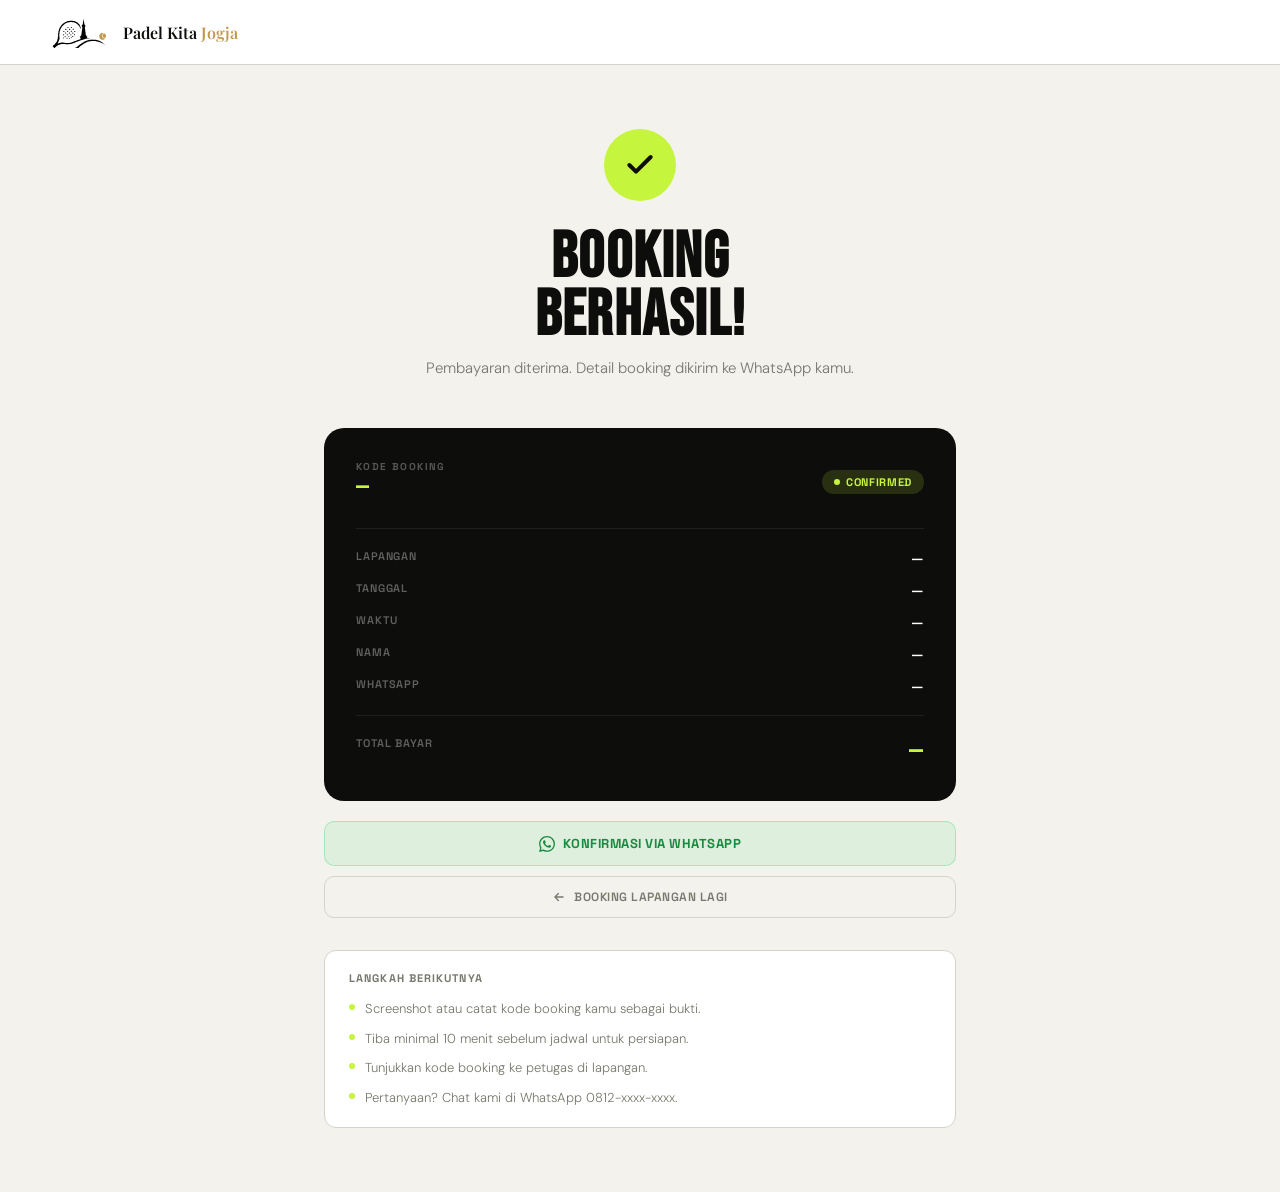
<file: success.html>
<!DOCTYPE html>
<html lang="id">
<head>
  <meta charset="UTF-8"/>
  <meta name="viewport" content="width=device-width, initial-scale=1.0"/>
  <title>Booking Berhasil — Padel Kita Jogja</title>

  <!-- Favicon & App Icons -->
  <link rel="icon" type="image/x-icon" href="assets/favicon.ico">
  <link rel="icon" type="image/png" sizes="16x16" href="assets/favicon-16x16.png">
  <link rel="icon" type="image/png" sizes="32x32" href="assets/favicon-32x32.png">
  <link rel="icon" type="image/png" sizes="48x48" href="assets/favicon-48x48.png">
  <link rel="icon" type="image/svg+xml" href="assets/favicon.svg">
  <link rel="apple-touch-icon" sizes="180x180" href="assets/apple-touch-icon.png">
  <link rel="mask-icon" href="assets/favicon.svg" color="#C6F53E">
  <link rel="manifest" href="assets/site.webmanifest">
  <meta name="theme-color" content="#0D0D0B">
  <meta name="apple-mobile-web-app-capable" content="yes">
  <meta name="apple-mobile-web-app-status-bar-style" content="black-translucent">
  <meta name="apple-mobile-web-app-title" content="Padel Kita">
  <meta name="mobile-web-app-capable" content="yes">
  <!-- Open Graph -->
  <meta property="og:type" content="website">
  <meta property="og:title" content="Padel Kita Jogja — Komunitas & Booking Lapangan">
  <meta property="og:description" content="Booking lapangan padel premium di Yogyakarta. Komunitas, coaching, dan turnamen.">
  <meta property="og:image" content="assets/og-image.png">
  <meta name="twitter:card" content="summary_large_image">
  <meta name="twitter:image" content="assets/og-image.png">
  <link rel="preconnect" href="https://fonts.googleapis.com"/>
  <link rel="preconnect" href="https://fonts.gstatic.com" crossorigin/>
  <link href="https://fonts.googleapis.com/css2?family=Bebas+Neue&family=Playfair+Display:wght@500;600&family=Space+Grotesk:wght@300;400;500;600;700&family=DM+Sans:opsz,wght@9..40,300;9..40,400&display=swap" rel="stylesheet"/>
  <style>
    *, *::before, *::after { box-sizing:border-box; margin:0; padding:0; }
    :root {
      --paper:#F4F2EC; --paper-2:#ECEAE2; --ink:#0D0D0B; --ink-2:#1A1A16;
      --mid:#78786E; --border:#D6D3CB; --white:#FFFFFF;
      --lime:#C6F53E; --gold:#C19A4D; --green:#38A169;
    }
    body { font-family:'DM Sans',sans-serif; background:var(--paper); color:var(--ink); min-height:100vh; display:flex; flex-direction:column; }

    .nav { background:var(--white); border-bottom:1px solid var(--border); padding:14px 48px; display:flex; align-items:center; justify-content:space-between; }
    .nav-logo { display:flex; align-items:center; gap:10px; text-decoration:none; color:var(--ink); }
    .nav-logo img { height:36px; }
    .nav-logo-name { font-family:'Playfair Display',serif; font-size:16px; font-weight:600; }
    .nav-logo-name span { color:var(--gold); }

    .page { flex:1; max-width:680px; margin:0 auto; padding:64px 24px; width:100%; }

    /* success animation */
    .success-icon {
      width:72px; height:72px; border-radius:50%;
      background:var(--lime); display:flex; align-items:center; justify-content:center;
      margin:0 auto 28px;
      animation:popIn .5s var(--ease) both;
    }
    @keyframes popIn { from{opacity:0;transform:scale(.5)} to{opacity:1;transform:scale(1)} }
    :root { --ease:cubic-bezier(.22,1,.36,1); }
    .success-icon svg { width:32px; height:32px; }

    .success-title { font-family:'Bebas Neue',sans-serif; font-size:clamp(40px,8vw,64px); letter-spacing:.02em; line-height:.9; text-align:center; margin-bottom:12px; }
    .success-sub { font-size:15px; font-weight:300; color:var(--mid); text-align:center; margin-bottom:48px; line-height:1.6; }

    /* booking card */
    .bk-card { background:var(--ink); border-radius:20px; padding:32px; color:var(--white); margin-bottom:20px; }
    .bk-code-row { display:flex; align-items:center; justify-content:space-between; margin-bottom:24px; }
    .bk-code-label { font-family:'Space Grotesk',sans-serif; font-size:10px; font-weight:700; letter-spacing:.14em; text-transform:uppercase; color:rgba(255,255,255,.3); }
    .bk-code { font-family:'Bebas Neue',sans-serif; font-size:26px; letter-spacing:.08em; color:var(--lime); }
    .bk-status { display:inline-flex; align-items:center; gap:6px; background:rgba(198,245,62,.15); border-radius:100px; padding:5px 12px; font-family:'Space Grotesk',sans-serif; font-size:11px; font-weight:700; letter-spacing:.06em; text-transform:uppercase; color:var(--lime); }
    .bk-status-dot { width:6px; height:6px; border-radius:50%; background:var(--lime); }
    .bk-divider { height:1px; background:rgba(255,255,255,.08); margin:20px 0; }
    .bk-row { display:flex; justify-content:space-between; align-items:flex-start; margin-bottom:14px; }
    .bk-row:last-child { margin-bottom:0; }
    .bk-key { font-family:'Space Grotesk',sans-serif; font-size:11px; font-weight:600; letter-spacing:.08em; text-transform:uppercase; color:rgba(255,255,255,.35); }
    .bk-val { font-family:'Space Grotesk',sans-serif; font-size:14px; font-weight:600; text-align:right; max-width:200px; }
    .bk-total-val { font-family:'Bebas Neue',sans-serif; font-size:28px; letter-spacing:.02em; color:var(--lime); }

    /* action buttons */
    .actions { display:flex; flex-direction:column; gap:10px; margin-bottom:32px; }
    .btn-primary { width:100%; padding:14px; background:var(--ink); color:var(--white); border:none; border-radius:10px; font-family:'Space Grotesk',sans-serif; font-size:13px; font-weight:700; letter-spacing:.06em; text-transform:uppercase; cursor:pointer; text-decoration:none; display:flex; align-items:center; justify-content:center; gap:8px; transition:background .2s; }
    .btn-primary:hover { background:var(--ink-2); }
    .btn-wa { width:100%; padding:13px; background:rgba(37,211,102,.1); border:1.5px solid rgba(37,211,102,.3); border-radius:10px; font-family:'Space Grotesk',sans-serif; font-size:13px; font-weight:700; letter-spacing:.04em; text-transform:uppercase; color:#1a8a40; cursor:pointer; text-decoration:none; display:flex; align-items:center; justify-content:center; gap:8px; transition:background .2s; }
    .btn-wa:hover { background:rgba(37,211,102,.18); }
    .btn-ghost { width:100%; padding:12px; background:transparent; border:1.5px solid var(--border); border-radius:10px; font-family:'Space Grotesk',sans-serif; font-size:12px; font-weight:600; letter-spacing:.04em; text-transform:uppercase; color:var(--mid); cursor:pointer; text-decoration:none; display:flex; align-items:center; justify-content:center; gap:8px; transition:border-color .2s; }
    .btn-ghost:hover { border-color:var(--ink); color:var(--ink); }
    .btn-ghost .ico-arrow { width:14px; height:14px; flex-shrink:0; transition:transform .22s; }
    .btn-ghost:hover .ico-arrow { transform:translateX(-3px); }

    /* info */
    .info-box { background:var(--white); border:1px solid var(--border); border-radius:12px; padding:20px 24px; }
    .info-title { font-family:'Space Grotesk',sans-serif; font-size:11px; font-weight:700; letter-spacing:.1em; text-transform:uppercase; color:var(--mid); margin-bottom:14px; }
    .info-item { display:flex; align-items:flex-start; gap:10px; font-size:13px; font-weight:300; color:var(--mid); margin-bottom:10px; line-height:1.5; }
    .info-item:last-child { margin-bottom:0; }
    .info-dot { width:6px; height:6px; border-radius:50%; background:var(--lime); flex-shrink:0; margin-top:5px; }

    /* loading state */
    .skeleton { background:linear-gradient(90deg,var(--paper-2) 25%,var(--border) 50%,var(--paper-2) 75%); background-size:200% 100%; animation:shimmer 1.5s infinite; border-radius:6px; display:inline-block; }
    @keyframes shimmer { 0%{background-position:200% 0} 100%{background-position:-200% 0} }

    /* ── RESPONSIVE ── */

    /* TABLET */
    @media(max-width:768px){
      .nav { padding:13px 24px; }
      .nav-logo img { height:30px; }
      .nav-logo-name { font-size:14px; }
      .page { padding:48px 20px; max-width:100%; }
      .success-icon { width:64px; height:64px; margin-bottom:22px; }
      .success-icon svg { width:28px; height:28px; }
      .success-title { font-size:clamp(36px,9vw,52px); }
      .success-sub { font-size:14px; margin-bottom:36px; }
      .bk-card { padding:26px; border-radius:16px; }
      .bk-code { font-size:22px; }
      .bk-total-val { font-size:24px; }
      .info-box { padding:18px 20px; }
    }

    /* MOBILE */
    @media(max-width:600px){
      .nav { padding:11px 16px; }
      .nav-logo { gap:8px; }
      .nav-logo img { height:26px; }
      .nav-logo-name { font-size:13px; }

      .page { padding:36px 14px; }

      .success-icon { width:56px; height:56px; margin-bottom:18px; }
      .success-icon svg { width:24px; height:24px; }
      .success-title { font-size:clamp(32px,10vw,44px); line-height:.92; margin-bottom:10px; }
      .success-sub { font-size:13px; margin-bottom:28px; line-height:1.55; }

      .bk-card { padding:20px 16px; border-radius:14px; margin-bottom:14px; }
      .bk-code-row { flex-direction:column; align-items:flex-start; gap:10px; margin-bottom:18px; }
      .bk-code-label { font-size:9px; }
      .bk-code { font-size:20px; }
      .bk-status { font-size:10px; padding:4px 10px; }
      .bk-status-dot { width:5px; height:5px; }
      .bk-divider { margin:15px 0; }
      .bk-row { margin-bottom:11px; gap:12px; }
      .bk-key { font-size:9px; }
      .bk-val { font-size:12px; max-width:60%; }
      .bk-total-val { font-size:22px; }

      .actions { gap:8px; margin-bottom:24px; }
      .btn-primary { padding:13px; font-size:12px; border-radius:9px; }
      .btn-wa { padding:12px; font-size:12px; border-radius:9px; }
      .btn-ghost { padding:11px; font-size:11px; border-radius:9px; }

      .info-box { padding:16px; border-radius:11px; }
      .info-title { font-size:10px; margin-bottom:12px; }
      .info-item { font-size:12px; gap:8px; margin-bottom:8px; line-height:1.5; }
      .info-dot { width:5px; height:5px; margin-top:4px; }
    }

    /* MOBILE KECIL */
    @media(max-width:400px){
      .nav { padding:10px 13px; }
      .nav-logo img { height:23px; }
      .nav-logo-name { font-size:12px; }
      .page { padding:28px 11px; }
      .success-title { font-size:clamp(28px,11vw,38px); }
      .bk-card { padding:17px 13px; }
      .bk-code { font-size:18px; }
      .bk-total-val { font-size:20px; }
      .bk-val { font-size:11px; }
    }
  </style>
</head>
<body>

<nav class="nav">
  <a href="/" class="nav-logo">
    <img src="assets/logo-black-gold.svg" alt="Logo">
    <span class="nav-logo-name">Padel Kita <span>Jogja</span></span>
  </a>
</nav>

<main class="page">

  <div class="success-icon" id="successIcon">
    <svg viewBox="0 0 24 24" fill="none" stroke="var(--ink)" stroke-width="3" stroke-linecap="round" stroke-linejoin="round">
      <polyline points="20 6 9 17 4 12"/>
    </svg>
  </div>

  <h1 class="success-title">BOOKING<br>BERHASIL!</h1>
  <p class="success-sub" id="successSub">Pembayaran diterima. Detail booking dikirim ke WhatsApp kamu.</p>

  <!-- Booking card -->
  <div class="bk-card" id="bkCard">
    <div class="bk-code-row">
      <div>
        <div class="bk-code-label">Kode Booking</div>
        <div class="bk-code" id="bk-code">—</div>
      </div>
      <div class="bk-status">
        <span class="bk-status-dot"></span>
        <span id="bk-status-text">Confirmed</span>
      </div>
    </div>
    <div class="bk-divider"></div>
    <div class="bk-row"><span class="bk-key">Lapangan</span><span class="bk-val" id="bk-court">—</span></div>
    <div class="bk-row"><span class="bk-key">Tanggal</span><span class="bk-val" id="bk-date">—</span></div>
    <div class="bk-row"><span class="bk-key">Waktu</span><span class="bk-val" id="bk-time">—</span></div>
    <div class="bk-row"><span class="bk-key">Nama</span><span class="bk-val" id="bk-name">—</span></div>
    <div class="bk-row"><span class="bk-key">WhatsApp</span><span class="bk-val" id="bk-phone">—</span></div>
    <div class="bk-divider"></div>
    <div class="bk-row"><span class="bk-key">Total Bayar</span><span class="bk-total-val" id="bk-total">—</span></div>
  </div>

  <!-- Actions -->
  <div class="actions">
    <a id="btn-wa-confirm" href="#" class="btn-wa" target="_blank">
      <svg width="16" height="16" viewBox="0 0 24 24" fill="currentColor"><path d="M17.472 14.382c-.297-.149-1.758-.867-2.03-.967-.273-.099-.471-.148-.67.15-.197.297-.767.966-.94 1.164-.173.199-.347.223-.644.075-.297-.15-1.255-.463-2.39-1.475-.883-.788-1.48-1.761-1.653-2.059-.173-.297-.018-.458.13-.606.134-.133.298-.347.446-.52.149-.174.198-.298.298-.497.099-.198.05-.371-.025-.52-.075-.149-.669-1.612-.916-2.207-.242-.579-.487-.5-.669-.51a3.1 3.1 0 00-.57-.01c-.198 0-.52.074-.792.372-.272.297-1.04 1.016-1.04 2.479 0 1.462 1.065 2.875 1.213 3.074.149.198 2.096 3.2 5.077 4.487.709.306 1.262.489 1.694.625.712.227 1.36.195 1.871.118.571-.085 1.758-.719 2.006-1.413.248-.694.248-1.289.173-1.413-.074-.124-.272-.198-.57-.347m-5.421 7.403h-.004a9.87 9.87 0 01-5.031-1.378l-.361-.214-3.741.982.998-3.648-.235-.374a9.86 9.86 0 01-1.51-5.26c.001-5.45 4.436-9.884 9.888-9.884 2.64 0 5.122 1.03 6.988 2.898a9.825 9.825 0 012.893 6.994c-.003 5.45-4.437 9.884-9.885 9.884m8.413-18.297A11.815 11.815 0 0012.05 0C5.495 0 .16 5.335.157 11.892c0 2.096.547 4.142 1.588 5.945L.057 24l6.305-1.654a11.882 11.882 0 005.683 1.448h.005c6.554 0 11.89-5.335 11.893-11.893a11.821 11.821 0 00-3.48-8.413z"/></svg>
      Konfirmasi via WhatsApp
    </a>
    <a href="/" class="btn-ghost"><svg class="ico-arrow" aria-hidden="true" viewBox="0 0 24 24" fill="none" stroke="currentColor" stroke-width="2.2" stroke-linecap="round" stroke-linejoin="round"><path d="M19 12H5M11 6l-6 6 6 6"/></svg> Booking Lapangan Lagi</a>
  </div>

  <!-- Info -->
  <div class="info-box">
    <div class="info-title">Langkah Berikutnya</div>
    <div class="info-item"><span class="info-dot"></span>Screenshot atau catat kode booking kamu sebagai bukti.</div>
    <div class="info-item"><span class="info-dot"></span>Tiba minimal 10 menit sebelum jadwal untuk persiapan.</div>
    <div class="info-item"><span class="info-dot"></span>Tunjukkan kode booking ke petugas di lapangan.</div>
    <div class="info-item"><span class="info-dot"></span>Pertanyaan? Chat kami di WhatsApp 0812-xxxx-xxxx.</div>
  </div>

</main>

<script type="module">
import { getBookingByCode, getBookingById } from './js/booking/booking.js';
import { toRupiah }        from './js/utils/currency.js';
import { toLocaleDateLong } from './js/utils/date.js';

const params = new URLSearchParams(location.search);
const bookingId   = params.get('booking_id');
const bookingCode = params.get('code');

async function load() {
  let booking;
  try {
    if (bookingCode)  booking = await getBookingByCode(bookingCode);
    else if (bookingId) booking = await getBookingById(bookingId);
  } catch {}

  if (!booking) {
    document.getElementById('successSub').textContent = 'Booking tidak ditemukan. Hubungi WhatsApp kami.';
    return;
  }

  document.getElementById('bk-code').textContent   = booking.booking_code;
  document.getElementById('bk-court').textContent  = booking.courts?.name ?? '—';
  document.getElementById('bk-date').textContent   = toLocaleDateLong(booking.booking_date);
  document.getElementById('bk-time').textContent   = `${booking.start_time?.slice(0,5)} – ${booking.end_time?.slice(0,5)} WIB`;
  document.getElementById('bk-name').textContent   = booking.customers?.name ?? '—';
  document.getElementById('bk-phone').textContent  = booking.customers?.phone ?? '—';
  document.getElementById('bk-total').textContent  = toRupiah(booking.total_price);
  document.getElementById('bk-status-text').textContent =
    booking.status === 'paid' ? 'Paid' :
    booking.status === 'confirmed' ? 'Confirmed' : booking.status;

  // WhatsApp confirm link
  // Nomor HP pelanggan tidak lagi dikirim via ?code= (privasi).
  // Tombol tetap aktif memakai nomor admin.
  const msg = encodeURIComponent(
    `Halo Padel Kita Jogja!\n\nSaya sudah booking:\n` +
    `Kode: ${booking.booking_code}\n` +
    `Lapangan: ${booking.courts?.name}\n` +
    `Tanggal: ${toLocaleDateLong(booking.booking_date)}\n` +
    `Waktu: ${booking.start_time?.slice(0,5)} – ${booking.end_time?.slice(0,5)} WIB\n` +
    `Total: ${toRupiah(booking.total_price)}\n\nMohon konfirmasi. Terima kasih!`
  );
  const waBtn = document.getElementById('btn-wa-confirm');
  if (waBtn) waBtn.href = `https://wa.me/6281200000000?text=${msg}`;
}

load();
</script>
</body>
</html>
</file>
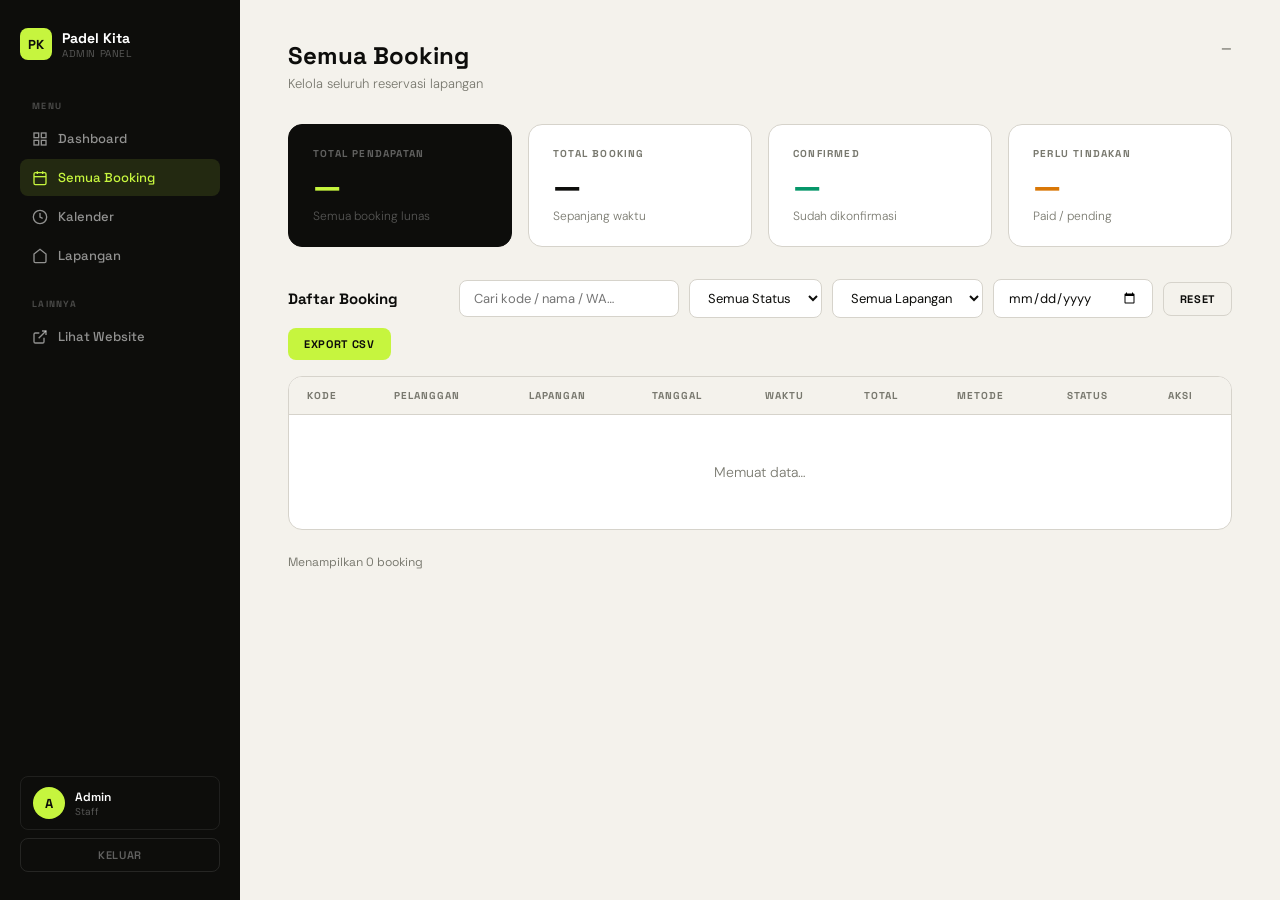
<file: admin/bookings.html>
<!DOCTYPE html>
<html lang="id">
<head>
  <meta charset="UTF-8"/>
  <meta name="viewport" content="width=device-width, initial-scale=1.0"/>
  <title>Semua Booking — Admin</title>

  <!-- Favicon & App Icons -->
  <link rel="icon" type="image/x-icon" href="../assets/favicon.ico">
  <link rel="icon" type="image/png" sizes="16x16" href="../assets/favicon-16x16.png">
  <link rel="icon" type="image/png" sizes="32x32" href="../assets/favicon-32x32.png">
  <link rel="icon" type="image/png" sizes="48x48" href="../assets/favicon-48x48.png">
  <link rel="icon" type="image/svg+xml" href="../assets/favicon.svg">
  <link rel="apple-touch-icon" sizes="180x180" href="../assets/apple-touch-icon.png">
  <link rel="mask-icon" href="../assets/favicon.svg" color="#C6F53E">
  <link rel="manifest" href="../assets/site.webmanifest">
  <meta name="theme-color" content="#0D0D0B">
  <meta name="apple-mobile-web-app-capable" content="yes">
  <meta name="apple-mobile-web-app-status-bar-style" content="black-translucent">
  <meta name="apple-mobile-web-app-title" content="Padel Kita">
  <meta name="mobile-web-app-capable" content="yes">
  <!-- Open Graph -->
  <meta property="og:type" content="website">
  <meta property="og:title" content="Padel Kita Jogja — Komunitas & Booking Lapangan">
  <meta property="og:description" content="Booking lapangan padel premium di Yogyakarta. Komunitas, coaching, dan turnamen.">
  <meta property="og:image" content="../assets/og-image.png">
  <meta name="twitter:card" content="summary_large_image">
  <meta name="twitter:image" content="../assets/og-image.png">
  <link href="https://fonts.googleapis.com/css2?family=Space+Grotesk:wght@400;500;600;700&family=DM+Sans:opsz,wght@9..40,300;9..40,400;9..40,500&display=swap" rel="stylesheet"/>
  <link rel="stylesheet" href="../css/admin.css"/>
</head>
<body>

<!-- ── MOBILE TOPBAR ── -->
<div class="mobile-bar">
  <div class="mobile-bar-logo">
    <div class="mobile-bar-mark">PK</div>
    <span class="mobile-bar-nm">Padel Kita</span>
  </div>
  <button class="mobile-toggle" id="sbToggle" aria-label="Buka menu">
    <svg viewBox="0 0 24 24" fill="none" stroke="currentColor" stroke-width="2" stroke-linecap="round">
      <line x1="3" y1="6" x2="21" y2="6"/><line x1="3" y1="12" x2="21" y2="12"/><line x1="3" y1="18" x2="21" y2="18"/>
    </svg>
  </button>
</div>
<div class="sb-overlay" id="sbOverlay"></div>

<aside class="sidebar">
  <div>
    <div class="sb-logo">
      <div class="sb-logo-mark">PK</div>
      <div>
        <div class="sb-logo-nm">Padel Kita</div>
        <div class="sb-logo-sub">Admin Panel</div>
      </div>
    </div>
    <div class="sb-sec">Menu</div>
    <a href="index.html" class="sb-link">
      <svg viewBox="0 0 24 24" fill="none" stroke="currentColor" stroke-width="2"><rect x="3" y="3" width="7" height="7"/><rect x="14" y="3" width="7" height="7"/><rect x="3" y="14" width="7" height="7"/><rect x="14" y="14" width="7" height="7"/></svg>
      Dashboard
    </a>
    <a href="bookings.html" class="sb-link active">
      <svg viewBox="0 0 24 24" fill="none" stroke="currentColor" stroke-width="2"><rect x="3" y="4" width="18" height="18" rx="2"/><line x1="16" y1="2" x2="16" y2="6"/><line x1="8" y1="2" x2="8" y2="6"/><line x1="3" y1="10" x2="21" y2="10"/></svg>
      Semua Booking
    </a>
    <a href="calendar.html" class="sb-link">
      <svg viewBox="0 0 24 24" fill="none" stroke="currentColor" stroke-width="2"><circle cx="12" cy="12" r="10"/><polyline points="12 6 12 12 16 14"/></svg>
      Kalender
    </a>
    <a href="courts.html" class="sb-link">
      <svg viewBox="0 0 24 24" fill="none" stroke="currentColor" stroke-width="2"><path d="M3 9l9-7 9 7v11a2 2 0 01-2 2H5a2 2 0 01-2-2z"/></svg>
      Lapangan
    </a>
    <div class="sb-sec">Lainnya</div>
    <a href="../index.html" class="sb-link" target="_blank">
      <svg viewBox="0 0 24 24" fill="none" stroke="currentColor" stroke-width="2"><path d="M18 13v6a2 2 0 01-2 2H5a2 2 0 01-2-2V8a2 2 0 012-2h6"/><polyline points="15 3 21 3 21 9"/><line x1="10" y1="14" x2="21" y2="3"/></svg>
      Lihat Website
    </a>
  </div>
  <div class="sb-bottom">
    <div class="sb-user">
      <div class="sb-avatar" id="sbInit">A</div>
      <div>
        <div class="sb-user-nm" id="sbName">Admin</div>
        <div class="sb-user-rl" id="sbRole">Staff</div>
      </div>
    </div>
    <button class="sb-logout" id="btnLogout">Keluar</button>
  </div>
</aside>

<main class="main">

  <div class="page-hd">
    <div>
      <div class="page-title">Semua Booking</div>
      <div class="page-sub">Kelola seluruh reservasi lapangan</div>
    </div>
    <div class="page-date" id="nowTime">—</div>
  </div>

  <!-- stats -->
  <div class="stats">
    <div class="stat featured">
      <div class="stat-lbl">Total Pendapatan</div>
      <div class="stat-num" id="stRev">—</div>
      <div class="stat-sub">Semua booking lunas</div>
    </div>
    <div class="stat">
      <div class="stat-lbl">Total Booking</div>
      <div class="stat-num" id="stAll">—</div>
      <div class="stat-sub">Sepanjang waktu</div>
    </div>
    <div class="stat">
      <div class="stat-lbl">Confirmed</div>
      <div class="stat-num" id="stConf" style="color:var(--green)">—</div>
      <div class="stat-sub">Sudah dikonfirmasi</div>
    </div>
    <div class="stat">
      <div class="stat-lbl">Perlu Tindakan</div>
      <div class="stat-num" id="stPend" style="color:var(--orange)">—</div>
      <div class="stat-sub">Paid / pending</div>
    </div>
  </div>

  <!-- toolbar -->
  <div class="toolbar">
    <span class="toolbar-title">Daftar Booking</span>
    <input class="inp" type="text" id="search" placeholder="Cari kode / nama / WA…">
    <select class="sel" id="fStatus">
      <option value="">Semua Status</option>
      <option value="pending">Pending</option>
      <option value="held">Held</option>
      <option value="paid">Paid</option>
      <option value="confirmed">Confirmed</option>
      <option value="cancelled">Cancelled</option>
      <option value="expired">Expired</option>
    </select>
    <select class="sel" id="fCourt">
      <option value="">Semua Lapangan</option>
    </select>
    <input class="inp" type="date" id="fDate" style="width:160px">
    <button class="btn-sm btn-outline" id="btnReset">Reset</button>
    <button class="btn-sm btn-lime" id="btnExport">Export CSV</button>
  </div>

  <!-- table -->
  <div class="table-wrap">
    <table>
      <thead>
        <tr>
          <th>Kode</th>
          <th>Pelanggan</th>
          <th>Lapangan</th>
          <th>Tanggal</th>
          <th>Waktu</th>
          <th>Total</th>
          <th>Metode</th>
          <th>Status</th>
          <th>Aksi</th>
        </tr>
      </thead>
      <tbody id="tbody">
        <tr><td colspan="9" class="empty">Memuat data…</td></tr>
      </tbody>
    </table>
  </div>

  <div style="font-family:'Space Grotesk',sans-serif;font-size:12px;color:var(--mid)">
    Menampilkan <span id="cnt">0</span> booking
  </div>

</main>

<!-- modal detail -->
<div class="modal-bg hidden" id="modal">
  <div class="modal">
    <div class="modal-title">Detail Booking</div>
    <div class="modal-sub" id="mCode">—</div>
    <div id="mBody"></div>
    <div class="modal-actions">
      <button class="modal-btn" style="background:var(--paper);color:var(--ink)" id="mClose">Tutup</button>
      <button class="modal-btn" style="background:var(--green);color:#fff" id="mConfirm">Konfirmasi</button>
      <button class="modal-btn" style="background:var(--red);color:#fff" id="mCancel">Batalkan</button>
    </div>
  </div>
</div>

<script type="module">
import { supabase } from '../js/supabase.js';
import { toRupiah } from '../js/utils/currency.js';

const $ = id => document.getElementById(id);
let ALL = [];
let sel = null;

// ── AUTH GUARD ────────────────────────────────────────────────
const { data: { session } } = await supabase.auth.getSession();
if (!session) { location.replace('login.html'); throw new Error('no session'); }

const { data: admin } = await supabase.from('admins').select('name, role').eq('id', session.user.id).maybeSingle();
if (!admin) { location.replace('login.html'); throw new Error('not admin'); }

$('sbName').textContent = admin.name;
$('sbRole').textContent = admin.role;
$('sbInit').textContent = admin.name[0].toUpperCase();
$('btnLogout').onclick = async () => { await supabase.auth.signOut(); location.href = 'login.html'; };

$('nowTime').textContent = new Date().toLocaleDateString('id-ID',{weekday:'long',day:'numeric',month:'long',year:'numeric'});

// ── STATUS BADGE ──────────────────────────────────────────────
const ST = {
  pending:   { l:'Pending',   c:'#D97706', b:'rgba(217,119,6,.12)' },
  held:      { l:'Held',      c:'#2563EB', b:'rgba(37,99,235,.12)' },
  paid:      { l:'Paid',      c:'#059669', b:'rgba(5,150,105,.12)' },
  confirmed: { l:'Confirmed', c:'#047857', b:'rgba(4,120,87,.12)' },
  cancelled: { l:'Cancelled', c:'#DC2626', b:'rgba(220,38,38,.12)' },
  expired:   { l:'Expired',   c:'#6B7280', b:'rgba(107,114,128,.12)' },
};
const badge = s => {
  const x = ST[s] ?? { l:s, c:'#6B7280', b:'rgba(107,114,128,.12)' };
  return `<span class="badge" style="color:${x.c};background:${x.b}"><span class="badge-dot" style="background:${x.c}"></span>${x.l}</span>`;
};

const METHOD = { qris:'QRIS', va:'Virtual Account', ewallet:'E-Wallet', credit_card:'Kartu Kredit', mock:'Mock' };

// ── LOAD ──────────────────────────────────────────────────────
async function load() {
  const { data, error } = await supabase
    .from('bookings')
    .select('*, courts(name), customers(name, phone, email)')
    .order('created_at', { ascending: false })
    .limit(500);

  if (error) { $('tbody').innerHTML = `<tr><td colspan="9" class="empty">Gagal memuat: ${error.message}</td></tr>`; return; }

  ALL = data ?? [];
  fillCourts();
  renderStats();
  applyFilter();
}

function fillCourts() {
  const names = [...new Set(ALL.map(b => b.courts?.name).filter(Boolean))].sort();
  $('fCourt').innerHTML = '<option value="">Semua Lapangan</option>' +
    names.map(n => `<option value="${n}">${n}</option>`).join('');
}

function renderStats() {
  const paid = ALL.filter(b => ['paid','confirmed'].includes(b.status));
  $('stRev').textContent  = toRupiah(paid.reduce((s,b) => s + (b.total_price ?? 0), 0));
  $('stAll').textContent  = ALL.length;
  $('stConf').textContent = ALL.filter(b => b.status === 'confirmed').length;
  $('stPend').textContent = ALL.filter(b => ['paid','pending'].includes(b.status)).length;
}

// ── FILTER + RENDER ───────────────────────────────────────────
function applyFilter() {
  const q  = $('search').value.trim().toLowerCase();
  const st = $('fStatus').value;
  const ct = $('fCourt').value;
  const dt = $('fDate').value;

  const rows = ALL.filter(b => {
    if (st && b.status !== st) return false;
    if (ct && b.courts?.name !== ct) return false;
    if (dt && b.booking_date !== dt) return false;
    if (q) {
      const hay = `${b.booking_code} ${b.customers?.name ?? ''} ${b.customers?.phone ?? ''} ${b.customers?.email ?? ''}`.toLowerCase();
      if (!hay.includes(q)) return false;
    }
    return true;
  });

  $('cnt').textContent = rows.length;

  if (!rows.length) {
    $('tbody').innerHTML = '<tr><td colspan="9" class="empty">Tidak ada booking sesuai filter</td></tr>';
    return;
  }

  $('tbody').innerHTML = rows.map(b => `
    <tr>
      <td><span class="td-code">${b.booking_code}</span></td>
      <td>
        <div class="td-nm">${b.customers?.name ?? '—'}</div>
        <div class="td-meta">${b.customers?.phone ?? ''}</div>
      </td>
      <td>${b.courts?.name ?? '—'}</td>
      <td>${b.booking_date}</td>
      <td>${String(b.start_time).slice(0,5)}–${String(b.end_time).slice(0,5)}</td>
      <td style="font-weight:600">${toRupiah(b.total_price)}</td>
      <td style="font-size:12px;color:var(--mid)">${METHOD[b.payment_method] ?? '—'}</td>
      <td>${badge(b.status)}</td>
      <td>
        <div class="td-actions">
          <button class="td-btn" data-act="detail" data-id="${b.id}">Detail</button>
          ${b.status === 'paid' ? `<button class="td-btn ok" data-act="confirm" data-id="${b.id}">Confirm</button>` : ''}
          ${['pending','held','paid','confirmed'].includes(b.status) ? `<button class="td-btn danger" data-act="cancel" data-id="${b.id}">Batal</button>` : ''}
        </div>
      </td>
    </tr>
  `).join('');
}

// ── ACTIONS ───────────────────────────────────────────────────
document.addEventListener('click', async (e) => {
  const btn = e.target.closest('[data-act]');
  if (!btn) return;
  const { act, id } = btn.dataset;

  if (act === 'detail') openModal(id);
  if (act === 'confirm') { await setStatus(id, 'confirmed'); }
  if (act === 'cancel')  {
    if (confirm('Batalkan booking ini?')) await setStatus(id, 'cancelled');
  }
});

async function setStatus(id, status) {
  const { error } = await supabase.from('bookings').update({ status }).eq('id', id);
  if (error) { alert('Gagal: ' + error.message); return; }
  closeModal();
  await load();
}

function openModal(id) {
  sel = ALL.find(b => b.id === id);
  if (!sel) return;
  const b = sel;
  $('mCode').textContent = b.booking_code;

  const rows = [
    ['Lapangan', b.courts?.name],
    ['Tanggal', b.booking_date],
    ['Waktu', `${String(b.start_time).slice(0,5)} – ${String(b.end_time).slice(0,5)}`],
    ['Nama', b.customers?.name],
    ['WhatsApp', b.customers?.phone],
    ['Email', b.customers?.email || '—'],
    ['Harga', toRupiah(b.price)],
    ['Biaya admin', b.admin_fee > 0 ? toRupiah(b.admin_fee) : 'Gratis'],
    ['Total', toRupiah(b.total_price)],
    ['Metode', METHOD[b.payment_method] ?? '—'],
    ['Dibuat', new Date(b.created_at).toLocaleString('id-ID')],
  ];
  if (b.hold_expires_at) rows.push(['Hold sampai', new Date(b.hold_expires_at).toLocaleString('id-ID')]);

  $('mBody').innerHTML = rows.map(([k,v]) =>
    `<div class="modal-row"><span class="modal-k">${k}</span><span class="modal-v">${v ?? '—'}</span></div>`
  ).join('') + `<div class="modal-row"><span class="modal-k">Status</span><span class="modal-v">${badge(b.status)}</span></div>`;

  $('mConfirm').style.display = b.status === 'paid' ? '' : 'none';
  $('mCancel').style.display  = ['pending','held','paid','confirmed'].includes(b.status) ? '' : 'none';
  $('modal').classList.remove('hidden');
}

function closeModal() { $('modal').classList.add('hidden'); }

$('mClose').onclick   = closeModal;
$('mConfirm').onclick = () => sel && setStatus(sel.id, 'confirmed');
$('mCancel').onclick  = () => sel && confirm('Batalkan booking ini?') && setStatus(sel.id, 'cancelled');
$('modal').addEventListener('click', e => { if (e.target === $('modal')) closeModal(); });

// ── EXPORT CSV ────────────────────────────────────────────────
$('btnExport').onclick = () => {
  const head = ['Kode','Nama','WhatsApp','Email','Lapangan','Tanggal','Mulai','Selesai','Harga','Admin Fee','Total','Metode','Status'];
  const rows = ALL.map(b => [
    b.booking_code, b.customers?.name ?? '', b.customers?.phone ?? '', b.customers?.email ?? '',
    b.courts?.name ?? '', b.booking_date, b.start_time, b.end_time,
    b.price, b.admin_fee ?? 0, b.total_price, b.payment_method ?? '', b.status,
  ]);
  const csv = [head, ...rows].map(r => r.map(c => `"${String(c ?? '').replace(/"/g,'""')}"`).join(',')).join('\n');
  const url = URL.createObjectURL(new Blob(['\ufeff' + csv], { type:'text/csv;charset=utf-8' }));
  const a = document.createElement('a');
  a.href = url;
  a.download = `booking-padel-${new Date().toISOString().slice(0,10)}.csv`;
  a.click();
  URL.revokeObjectURL(url);
};

// ── EVENTS ────────────────────────────────────────────────────
['search','fStatus','fCourt','fDate'].forEach(id => {
  $(id).addEventListener('input', applyFilter);
  $(id).addEventListener('change', applyFilter);
});
$('btnReset').onclick = () => {
  $('search').value = ''; $('fStatus').value = ''; $('fCourt').value = ''; $('fDate').value = '';
  applyFilter();
};

// ── REALTIME ──────────────────────────────────────────────────
supabase.channel('admin-bookings-all')
  .on('postgres_changes', { event:'*', schema:'public', table:'bookings' }, () => load())
  .subscribe();

load();

// ── SIDEBAR DRAWER (mobile) ───────────────────────────────────
(() => {
  const sb   = document.querySelector('.sidebar');
  const btn  = document.getElementById('sbToggle');
  const ov   = document.getElementById('sbOverlay');
  if (!sb || !btn) return;

  const open  = () => { sb.classList.add('open');  ov?.classList.add('on');  document.body.style.overflow = 'hidden'; };
  const close = () => { sb.classList.remove('open'); ov?.classList.remove('on'); document.body.style.overflow = ''; };

  btn.addEventListener('click', () => sb.classList.contains('open') ? close() : open());
  ov?.addEventListener('click', close);

  // tutup saat klik link menu
  sb.querySelectorAll('.sb-link').forEach(a => a.addEventListener('click', close));

  // tutup saat resize ke desktop
  window.addEventListener('resize', () => { if (window.innerWidth > 900) close(); });

  // tutup dengan Esc
  document.addEventListener('keydown', e => { if (e.key === 'Escape') close(); });
})();

</script>
</body>
</html>
</file>
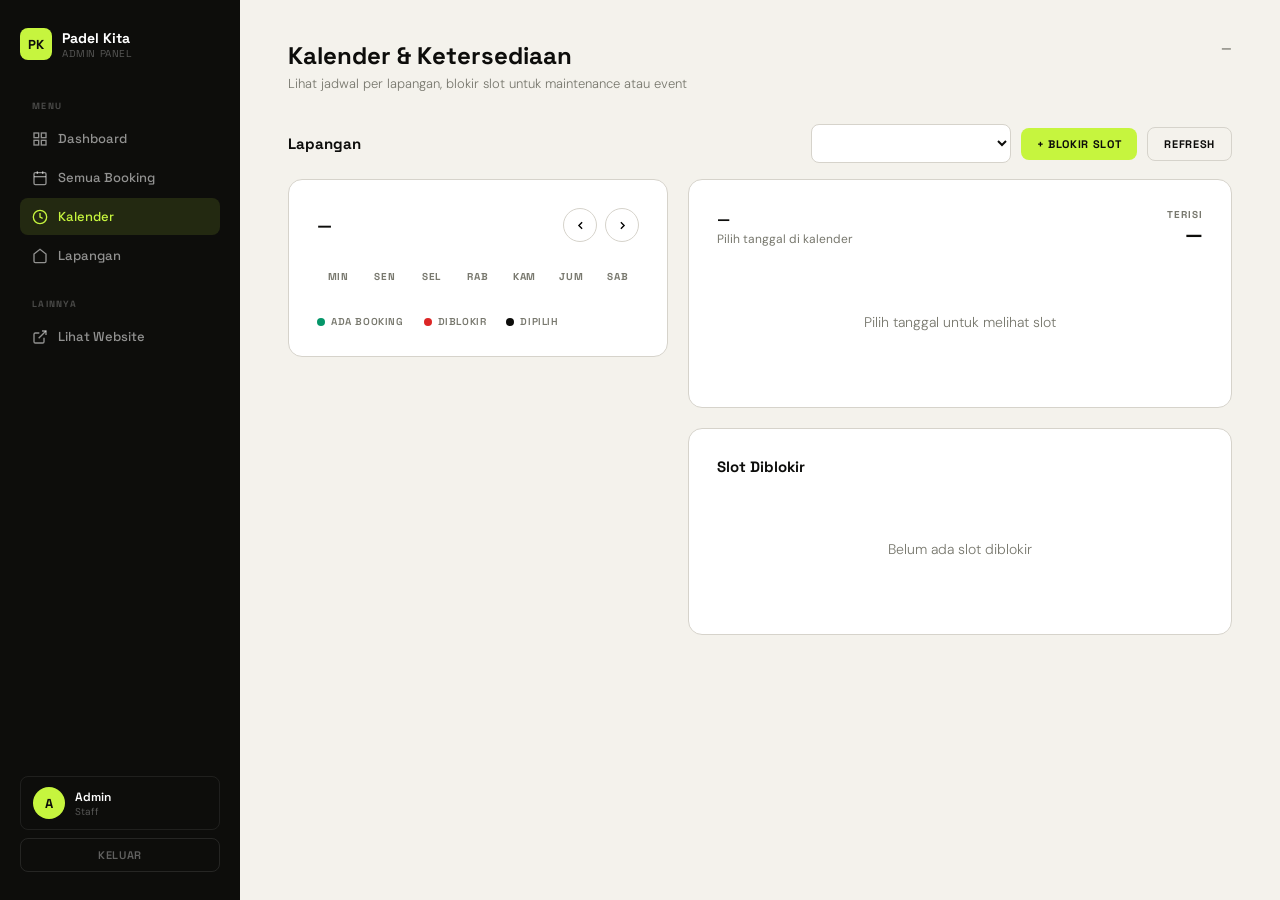
<file: admin/calendar.html>
<!DOCTYPE html>
<html lang="id">
<head>
  <meta charset="UTF-8"/>
  <meta name="viewport" content="width=device-width, initial-scale=1.0"/>
  <title>Kalender — Admin</title>

  <!-- Favicon & App Icons -->
  <link rel="icon" type="image/x-icon" href="../assets/favicon.ico">
  <link rel="icon" type="image/png" sizes="16x16" href="../assets/favicon-16x16.png">
  <link rel="icon" type="image/png" sizes="32x32" href="../assets/favicon-32x32.png">
  <link rel="icon" type="image/png" sizes="48x48" href="../assets/favicon-48x48.png">
  <link rel="icon" type="image/svg+xml" href="../assets/favicon.svg">
  <link rel="apple-touch-icon" sizes="180x180" href="../assets/apple-touch-icon.png">
  <link rel="mask-icon" href="../assets/favicon.svg" color="#C6F53E">
  <link rel="manifest" href="../assets/site.webmanifest">
  <meta name="theme-color" content="#0D0D0B">
  <meta name="apple-mobile-web-app-capable" content="yes">
  <meta name="apple-mobile-web-app-status-bar-style" content="black-translucent">
  <meta name="apple-mobile-web-app-title" content="Padel Kita">
  <meta name="mobile-web-app-capable" content="yes">
  <!-- Open Graph -->
  <meta property="og:type" content="website">
  <meta property="og:title" content="Padel Kita Jogja — Komunitas & Booking Lapangan">
  <meta property="og:description" content="Booking lapangan padel premium di Yogyakarta. Komunitas, coaching, dan turnamen.">
  <meta property="og:image" content="../assets/og-image.png">
  <meta name="twitter:card" content="summary_large_image">
  <meta name="twitter:image" content="../assets/og-image.png">
  <link href="https://fonts.googleapis.com/css2?family=Space+Grotesk:wght@400;500;600;700&family=DM+Sans:opsz,wght@9..40,300;9..40,400;9..40,500&display=swap" rel="stylesheet"/>
  <link rel="stylesheet" href="../css/admin.css"/>
</head>
<body>

<!-- ── MOBILE TOPBAR ── -->
<div class="mobile-bar">
  <div class="mobile-bar-logo">
    <div class="mobile-bar-mark">PK</div>
    <span class="mobile-bar-nm">Padel Kita</span>
  </div>
  <button class="mobile-toggle" id="sbToggle" aria-label="Buka menu">
    <svg viewBox="0 0 24 24" fill="none" stroke="currentColor" stroke-width="2" stroke-linecap="round">
      <line x1="3" y1="6" x2="21" y2="6"/><line x1="3" y1="12" x2="21" y2="12"/><line x1="3" y1="18" x2="21" y2="18"/>
    </svg>
  </button>
</div>
<div class="sb-overlay" id="sbOverlay"></div>

<aside class="sidebar">
  <div>
    <div class="sb-logo">
      <div class="sb-logo-mark">PK</div>
      <div>
        <div class="sb-logo-nm">Padel Kita</div>
        <div class="sb-logo-sub">Admin Panel</div>
      </div>
    </div>
    <div class="sb-sec">Menu</div>
    <a href="index.html" class="sb-link">
      <svg viewBox="0 0 24 24" fill="none" stroke="currentColor" stroke-width="2"><rect x="3" y="3" width="7" height="7"/><rect x="14" y="3" width="7" height="7"/><rect x="3" y="14" width="7" height="7"/><rect x="14" y="14" width="7" height="7"/></svg>
      Dashboard
    </a>
    <a href="bookings.html" class="sb-link">
      <svg viewBox="0 0 24 24" fill="none" stroke="currentColor" stroke-width="2"><rect x="3" y="4" width="18" height="18" rx="2"/><line x1="16" y1="2" x2="16" y2="6"/><line x1="8" y1="2" x2="8" y2="6"/><line x1="3" y1="10" x2="21" y2="10"/></svg>
      Semua Booking
    </a>
    <a href="calendar.html" class="sb-link active">
      <svg viewBox="0 0 24 24" fill="none" stroke="currentColor" stroke-width="2"><circle cx="12" cy="12" r="10"/><polyline points="12 6 12 12 16 14"/></svg>
      Kalender
    </a>
    <a href="courts.html" class="sb-link">
      <svg viewBox="0 0 24 24" fill="none" stroke="currentColor" stroke-width="2"><path d="M3 9l9-7 9 7v11a2 2 0 01-2 2H5a2 2 0 01-2-2z"/></svg>
      Lapangan
    </a>
    <div class="sb-sec">Lainnya</div>
    <a href="../index.html" class="sb-link" target="_blank">
      <svg viewBox="0 0 24 24" fill="none" stroke="currentColor" stroke-width="2"><path d="M18 13v6a2 2 0 01-2 2H5a2 2 0 01-2-2V8a2 2 0 012-2h6"/><polyline points="15 3 21 3 21 9"/><line x1="10" y1="14" x2="21" y2="3"/></svg>
      Lihat Website
    </a>
  </div>
  <div class="sb-bottom">
    <div class="sb-user">
      <div class="sb-avatar" id="sbInit">A</div>
      <div>
        <div class="sb-user-nm" id="sbName">Admin</div>
        <div class="sb-user-rl" id="sbRole">Staff</div>
      </div>
    </div>
    <button class="sb-logout" id="btnLogout">Keluar</button>
  </div>
</aside>

<main class="main">

  <div class="page-hd">
    <div>
      <div class="page-title">Kalender & Ketersediaan</div>
      <div class="page-sub">Lihat jadwal per lapangan, blokir slot untuk maintenance atau event</div>
    </div>
    <div class="page-date" id="nowTime">—</div>
  </div>

  <!-- court selector -->
  <div class="toolbar">
    <span class="toolbar-title">Lapangan</span>
    <select class="sel" id="courtSel" style="min-width:200px"></select>
    <button class="btn-sm btn-lime" id="btnBlock">+ Blokir Slot</button>
    <button class="btn-sm btn-outline" id="btnRefresh">Refresh</button>
  </div>

  <div style="display:grid;grid-template-columns:380px 1fr;gap:20px;align-items:start" id="grid">

    <!-- kalender -->
    <div class="cal-wrap">
      <div class="cal-hd">
        <span class="cal-month" id="calMonth">—</span>
        <div class="cal-nav">
          <button class="cal-nav-btn" id="calPrev"><svg viewBox="0 0 24 24" fill="none" stroke="currentColor" stroke-width="2.5"><path d="M15 18l-6-6 6-6"/></svg></button>
          <button class="cal-nav-btn" id="calNext"><svg viewBox="0 0 24 24" fill="none" stroke="currentColor" stroke-width="2.5"><path d="M9 18l6-6-6-6"/></svg></button>
        </div>
      </div>
      <div class="cal-days">
        <span class="cal-day-nm">Min</span><span class="cal-day-nm">Sen</span>
        <span class="cal-day-nm">Sel</span><span class="cal-day-nm">Rab</span>
        <span class="cal-day-nm">Kam</span><span class="cal-day-nm">Jum</span>
        <span class="cal-day-nm">Sab</span>
      </div>
      <div class="cal-cells" id="calCells"></div>

      <div class="slot-legend">
        <div class="slot-legend-item"><span class="slot-legend-dot" style="background:var(--green)"></span>Ada booking</div>
        <div class="slot-legend-item"><span class="slot-legend-dot" style="background:var(--red)"></span>Diblokir</div>
        <div class="slot-legend-item"><span class="slot-legend-dot" style="background:var(--ink)"></span>Dipilih</div>
      </div>
    </div>

    <!-- slot detail -->
    <div>
      <div class="form-card">
        <div style="display:flex;align-items:center;justify-content:space-between;margin-bottom:18px">
          <div>
            <div style="font-family:'Space Grotesk',sans-serif;font-size:15px;font-weight:700" id="slotTitle">—</div>
            <div style="font-size:12px;color:var(--mid);margin-top:3px" id="slotSub">Pilih tanggal di kalender</div>
          </div>
          <div style="text-align:right">
            <div style="font-family:'Space Grotesk',sans-serif;font-size:10px;font-weight:700;letter-spacing:.1em;text-transform:uppercase;color:var(--mid)">Terisi</div>
            <div style="font-family:'Space Grotesk',sans-serif;font-size:20px;font-weight:700" id="slotCount">—</div>
          </div>
        </div>
        <div class="slot-grid" id="slotGrid">
          <div class="empty" style="grid-column:1/-1">Pilih tanggal untuk melihat slot</div>
        </div>
      </div>

      <!-- blocked list -->
      <div class="form-card">
        <div style="font-family:'Space Grotesk',sans-serif;font-size:15px;font-weight:700;margin-bottom:16px">Slot Diblokir</div>
        <div id="blockList"><div class="empty">Belum ada slot diblokir</div></div>
      </div>
    </div>

  </div>

</main>

<!-- modal block -->
<div class="modal-bg hidden" id="modal">
  <div class="modal">
    <div class="modal-title">Blokir Slot</div>
    <div class="modal-sub">Slot ini tidak bisa dipesan customer</div>
    <div class="fld">
      <label class="fld-lbl">Lapangan</label>
      <select class="fld-sel" id="bCourt"></select>
    </div>
    <div class="fld">
      <label class="fld-lbl">Tanggal</label>
      <input class="fld-inp" type="date" id="bDate">
    </div>
    <div class="fld">
      <label class="fld-lbl">Jam Mulai</label>
      <input class="fld-inp" type="time" id="bStart" value="06:00">
    </div>
    <div class="fld">
      <label class="fld-lbl">Jam Selesai</label>
      <input class="fld-inp" type="time" id="bEnd" value="22:00">
    </div>
    <div class="fld">
      <label class="fld-lbl">Alasan</label>
      <input class="fld-inp" type="text" id="bReason" placeholder="Maintenance, event privat, dll">
      <div class="fld-hint">Kosongkan jam untuk blokir seharian penuh</div>
    </div>
    <div class="modal-actions">
      <button class="modal-btn" style="background:var(--paper);color:var(--ink)" id="bClose">Batal</button>
      <button class="modal-btn" style="background:var(--red);color:#fff" id="bSave">Blokir</button>
    </div>
  </div>
</div>

<script type="module">
import { supabase } from '../js/supabase.js';
import { toDateStr, toLocaleDateLong } from '../js/utils/date.js';

const $ = id => document.getElementById(id);

// ── AUTH GUARD ────────────────────────────────────────────────
const { data: { session } } = await supabase.auth.getSession();
if (!session) { location.replace('login.html'); throw new Error('no session'); }
const { data: admin } = await supabase.from('admins').select('name, role').eq('id', session.user.id).maybeSingle();
if (!admin) { location.replace('login.html'); throw new Error('not admin'); }

$('sbName').textContent = admin.name;
$('sbRole').textContent = admin.role;
$('sbInit').textContent = admin.name[0].toUpperCase();
$('btnLogout').onclick = async () => { await supabase.auth.signOut(); location.href = 'login.html'; };
$('nowTime').textContent = new Date().toLocaleDateString('id-ID',{weekday:'long',day:'numeric',month:'long',year:'numeric'});

// ── STATE ─────────────────────────────────────────────────────
const MONTHS = ['Januari','Februari','Maret','April','Mei','Juni','Juli','Agustus','September','Oktober','November','Desember'];
const OPEN = 6, CLOSE = 22, DUR = 90;

let courts = [];
let courtId = null;
let viewY, viewM;
let selectedDate = toDateStr(new Date());
let slots = [];

// ── INIT ──────────────────────────────────────────────────────
async function init() {
  const { data } = await supabase.from('courts').select('*').eq('is_active', true).order('sort_order');
  courts = data ?? [];
  if (!courts.length) return;

  courtId = courts[0].id;
  $('courtSel').innerHTML = courts.map(c => `<option value="${c.id}">${c.name} — ${c.type}</option>`).join('');
  $('bCourt').innerHTML   = courts.map(c => `<option value="${c.id}">${c.name}</option>`).join('');

  const d = new Date(selectedDate + 'T00:00:00');
  viewY = d.getFullYear(); viewM = d.getMonth();

  renderCalendar();
  await loadSlots();
  await loadBlocked();
}

// ── CALENDAR ──────────────────────────────────────────────────
function renderCalendar() {
  $('calMonth').textContent = `${MONTHS[viewM]} ${viewY}`;
  const first = new Date(viewY, viewM, 1).getDay();
  const days  = new Date(viewY, viewM + 1, 0).getDate();
  const today = new Date(); today.setHours(0,0,0,0);

  let html = '';
  for (let i = 0; i < first; i++) html += '<div class="cal-cell empty"></div>';

  for (let d = 1; d <= days; d++) {
    const ds = toDateStr(new Date(viewY, viewM, d));
    const dt = new Date(viewY, viewM, d);
    const isPast  = dt < today;
    const isToday = dt.getTime() === today.getTime();
    const isSel   = ds === selectedDate;

    const cls = ['cal-cell', isPast ? 'past' : '', isToday ? 'today' : '', isSel ? 'selected' : ''].filter(Boolean).join(' ');
    html += `<div class="${cls}" data-date="${ds}">${d}</div>`;
  }
  $('calCells').innerHTML = html;

  $('calCells').querySelectorAll('.cal-cell[data-date]').forEach(el => {
    el.addEventListener('click', async () => {
      selectedDate = el.dataset.date;
      renderCalendar();
      await loadSlots();
    });
  });

  markBookedDays();
}

async function markBookedDays() {
  const start = toDateStr(new Date(viewY, viewM, 1));
  const end   = toDateStr(new Date(viewY, viewM + 1, 0));

  const { data } = await supabase
    .from('bookings')
    .select('booking_date')
    .eq('court_id', courtId)
    .gte('booking_date', start)
    .lte('booking_date', end)
    .in('status', ['held','paid','confirmed']);

  const dates = new Set((data ?? []).map(b => b.booking_date));

  const { data: blk } = await supabase
    .from('blocked_slots')
    .select('block_date')
    .gte('block_date', start)
    .lte('block_date', end)
    .or(`court_id.eq.${courtId},court_id.is.null`);

  const blkDates = new Set((blk ?? []).map(b => b.block_date));

  $('calCells').querySelectorAll('.cal-cell[data-date]').forEach(el => {
    if (dates.has(el.dataset.date))   el.classList.add('has-bk');
    if (blkDates.has(el.dataset.date)) el.classList.add('blocked');
  });
}

// ── SLOTS ─────────────────────────────────────────────────────
function genSlots() {
  const out = [];
  let cur = OPEN * 60;
  while (cur + DUR <= CLOSE * 60) {
    const s = `${String(Math.floor(cur/60)).padStart(2,'0')}:${String(cur%60).padStart(2,'0')}`;
    const e = `${String(Math.floor((cur+DUR)/60)).padStart(2,'0')}:${String((cur+DUR)%60).padStart(2,'0')}`;
    out.push({ start:s, end:e });
    cur += DUR;
  }
  return out;
}

async function loadSlots() {
  $('slotTitle').textContent = toLocaleDateLong(selectedDate);
  const court = courts.find(c => c.id === courtId);
  $('slotSub').textContent = `${court?.name ?? ''} · ${court?.type ?? ''}`;

  const [{ data: bk }, { data: blk }] = await Promise.all([
    supabase.from('bookings')
      .select('start_time, end_time, status, booking_code, customers(name)')
      .eq('court_id', courtId).eq('booking_date', selectedDate)
      .in('status', ['held','paid','confirmed']),
    supabase.from('blocked_slots')
      .select('start_time, end_time, reason')
      .eq('block_date', selectedDate)
      .or(`court_id.eq.${courtId},court_id.is.null`),
  ]);

  const now = new Date();
  const ov = (a1,a2,b1,b2) => a1 < b2 && a2 > b1;

  slots = genSlots().map(s => {
    const dt = new Date(`${selectedDate}T${s.start}:00+07:00`);
    if (dt < now) return { ...s, st:'past' };

    for (const b of (blk ?? [])) {
      if (!b.start_time) return { ...s, st:'blocked', note: b.reason };
      if (ov(s.start, s.end, b.start_time.slice(0,5), b.end_time.slice(0,5)))
        return { ...s, st:'blocked', note: b.reason };
    }
    for (const b of (bk ?? [])) {
      if (ov(s.start, s.end, String(b.start_time).slice(0,5), String(b.end_time).slice(0,5)))
        return { ...s, st: b.status === 'held' ? 'held' : 'booked', note: `${b.booking_code} · ${b.customers?.name ?? '—'}` };
    }
    return { ...s, st:'available' };
  });

  const filled = slots.filter(s => ['booked','held','blocked'].includes(s.st)).length;
  $('slotCount').textContent = `${filled}/${slots.length}`;

  const LBL = { available:'Tersedia', booked:'Booked', held:'Held', blocked:'Diblokir', past:'Lewat' };
  const CLS = { available:'avail', booked:'bk', held:'hd', blocked:'bl', past:'' };

  $('slotGrid').innerHTML = slots.map(s => `
    <div class="slot-card ${s.st === 'booked' ? 'booked' : s.st === 'held' ? 'held' : s.st === 'blocked' ? 'blocked' : ''}">
      <div class="slot-time">${s.start}–${s.end}</div>
      <div class="slot-st ${CLS[s.st]}">${LBL[s.st]}</div>
      ${s.note ? `<div class="slot-nm">${s.note}</div>` : ''}
    </div>
  `).join('');
}

// ── BLOCKED LIST ──────────────────────────────────────────────
async function loadBlocked() {
  const { data } = await supabase
    .from('blocked_slots')
    .select('*, courts(name)')
    .order('block_date', { ascending: false })
    .limit(30);

  if (!data?.length) {
    $('blockList').innerHTML = '<div class="empty">Belum ada slot diblokir</div>';
    return;
  }

  $('blockList').innerHTML = data.map(b => `
    <div class="modal-row">
      <span>
        <span style="font-family:'Space Grotesk',sans-serif;font-size:12px;font-weight:700">${b.block_date}</span>
        <span style="font-size:12px;color:var(--mid);margin-left:8px">
          ${b.start_time ? `${String(b.start_time).slice(0,5)}–${String(b.end_time).slice(0,5)}` : 'Seharian'}
        </span>
        <div style="font-size:11px;color:var(--mid);margin-top:3px">
          ${b.courts?.name ?? 'Semua lapangan'}${b.reason ? ` · ${b.reason}` : ''}
        </div>
      </span>
      <button class="td-btn danger" data-unblock="${b.id}">Hapus</button>
    </div>
  `).join('');
}

document.addEventListener('click', async (e) => {
  const btn = e.target.closest('[data-unblock]');
  if (!btn) return;
  if (!confirm('Hapus blokir ini?')) return;
  await supabase.from('blocked_slots').delete().eq('id', btn.dataset.unblock);
  await loadBlocked();
  await loadSlots();
  await markBookedDays();
});

// ── BLOCK MODAL ───────────────────────────────────────────────
$('btnBlock').onclick = () => {
  $('bCourt').value = courtId;
  $('bDate').value  = selectedDate;
  $('modal').classList.remove('hidden');
};
$('bClose').onclick = () => $('modal').classList.add('hidden');
$('modal').addEventListener('click', e => { if (e.target === $('modal')) $('modal').classList.add('hidden'); });

$('bSave').onclick = async () => {
  const payload = {
    court_id:   $('bCourt').value || null,
    block_date: $('bDate').value,
    start_time: $('bStart').value || null,
    end_time:   $('bEnd').value || null,
    reason:     $('bReason').value.trim() || null,
    created_by: session.user.id,
  };
  if (!payload.block_date) { alert('Pilih tanggal'); return; }

  const { error } = await supabase.from('blocked_slots').insert(payload);
  if (error) { alert('Gagal: ' + error.message); return; }

  $('modal').classList.add('hidden');
  $('bReason').value = '';
  await loadBlocked();
  await loadSlots();
  await markBookedDays();
};

// ── EVENTS ────────────────────────────────────────────────────
$('courtSel').addEventListener('change', async (e) => {
  courtId = e.target.value;
  renderCalendar();
  await loadSlots();
});

$('calPrev').onclick = () => {
  viewM--; if (viewM < 0) { viewM = 11; viewY--; }
  renderCalendar();
};
$('calNext').onclick = () => {
  viewM++; if (viewM > 11) { viewM = 0; viewY++; }
  renderCalendar();
};
$('btnRefresh').onclick = async () => { await loadSlots(); await loadBlocked(); await markBookedDays(); };

// ── REALTIME ──────────────────────────────────────────────────
supabase.channel('admin-cal')
  .on('postgres_changes', { event:'*', schema:'public', table:'bookings' }, async () => {
    await loadSlots(); await markBookedDays();
  })
  .on('postgres_changes', { event:'*', schema:'public', table:'blocked_slots' }, async () => {
    await loadSlots(); await loadBlocked(); await markBookedDays();
  })
  .subscribe();

init();

// ── SIDEBAR DRAWER (mobile) ───────────────────────────────────
(() => {
  const sb   = document.querySelector('.sidebar');
  const btn  = document.getElementById('sbToggle');
  const ov   = document.getElementById('sbOverlay');
  if (!sb || !btn) return;

  const open  = () => { sb.classList.add('open');  ov?.classList.add('on');  document.body.style.overflow = 'hidden'; };
  const close = () => { sb.classList.remove('open'); ov?.classList.remove('on'); document.body.style.overflow = ''; };

  btn.addEventListener('click', () => sb.classList.contains('open') ? close() : open());
  ov?.addEventListener('click', close);

  // tutup saat klik link menu
  sb.querySelectorAll('.sb-link').forEach(a => a.addEventListener('click', close));

  // tutup saat resize ke desktop
  window.addEventListener('resize', () => { if (window.innerWidth > 900) close(); });

  // tutup dengan Esc
  document.addEventListener('keydown', e => { if (e.key === 'Escape') close(); });
})();

</script>
</body>
</html>
</file>
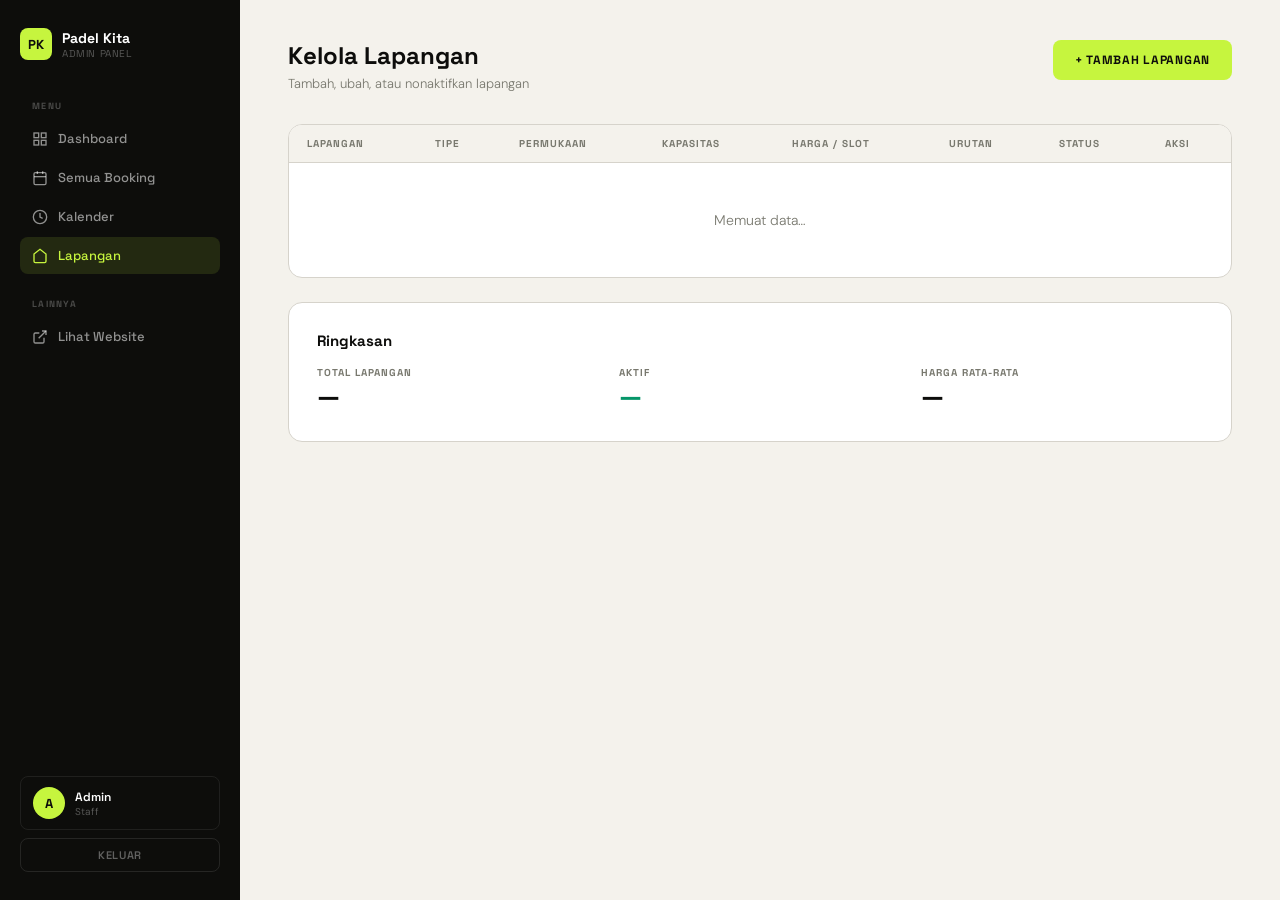
<file: admin/courts.html>
<!DOCTYPE html>
<html lang="id">
<head>
  <meta charset="UTF-8"/>
  <meta name="viewport" content="width=device-width, initial-scale=1.0"/>
  <title>Lapangan — Admin</title>

  <!-- Favicon & App Icons -->
  <link rel="icon" type="image/x-icon" href="../assets/favicon.ico">
  <link rel="icon" type="image/png" sizes="16x16" href="../assets/favicon-16x16.png">
  <link rel="icon" type="image/png" sizes="32x32" href="../assets/favicon-32x32.png">
  <link rel="icon" type="image/png" sizes="48x48" href="../assets/favicon-48x48.png">
  <link rel="icon" type="image/svg+xml" href="../assets/favicon.svg">
  <link rel="apple-touch-icon" sizes="180x180" href="../assets/apple-touch-icon.png">
  <link rel="mask-icon" href="../assets/favicon.svg" color="#C6F53E">
  <link rel="manifest" href="../assets/site.webmanifest">
  <meta name="theme-color" content="#0D0D0B">
  <meta name="apple-mobile-web-app-capable" content="yes">
  <meta name="apple-mobile-web-app-status-bar-style" content="black-translucent">
  <meta name="apple-mobile-web-app-title" content="Padel Kita">
  <meta name="mobile-web-app-capable" content="yes">
  <!-- Open Graph -->
  <meta property="og:type" content="website">
  <meta property="og:title" content="Padel Kita Jogja — Komunitas & Booking Lapangan">
  <meta property="og:description" content="Booking lapangan padel premium di Yogyakarta. Komunitas, coaching, dan turnamen.">
  <meta property="og:image" content="../assets/og-image.png">
  <meta name="twitter:card" content="summary_large_image">
  <meta name="twitter:image" content="../assets/og-image.png">
  <link href="https://fonts.googleapis.com/css2?family=Space+Grotesk:wght@400;500;600;700&family=DM+Sans:opsz,wght@9..40,300;9..40,400;9..40,500&display=swap" rel="stylesheet"/>
  <link rel="stylesheet" href="../css/admin.css"/>
</head>
<body>

<!-- ── MOBILE TOPBAR ── -->
<div class="mobile-bar">
  <div class="mobile-bar-logo">
    <div class="mobile-bar-mark">PK</div>
    <span class="mobile-bar-nm">Padel Kita</span>
  </div>
  <button class="mobile-toggle" id="sbToggle" aria-label="Buka menu">
    <svg viewBox="0 0 24 24" fill="none" stroke="currentColor" stroke-width="2" stroke-linecap="round">
      <line x1="3" y1="6" x2="21" y2="6"/><line x1="3" y1="12" x2="21" y2="12"/><line x1="3" y1="18" x2="21" y2="18"/>
    </svg>
  </button>
</div>
<div class="sb-overlay" id="sbOverlay"></div>

<aside class="sidebar">
  <div>
    <div class="sb-logo">
      <div class="sb-logo-mark">PK</div>
      <div>
        <div class="sb-logo-nm">Padel Kita</div>
        <div class="sb-logo-sub">Admin Panel</div>
      </div>
    </div>
    <div class="sb-sec">Menu</div>
    <a href="index.html" class="sb-link">
      <svg viewBox="0 0 24 24" fill="none" stroke="currentColor" stroke-width="2"><rect x="3" y="3" width="7" height="7"/><rect x="14" y="3" width="7" height="7"/><rect x="3" y="14" width="7" height="7"/><rect x="14" y="14" width="7" height="7"/></svg>
      Dashboard
    </a>
    <a href="bookings.html" class="sb-link">
      <svg viewBox="0 0 24 24" fill="none" stroke="currentColor" stroke-width="2"><rect x="3" y="4" width="18" height="18" rx="2"/><line x1="16" y1="2" x2="16" y2="6"/><line x1="8" y1="2" x2="8" y2="6"/><line x1="3" y1="10" x2="21" y2="10"/></svg>
      Semua Booking
    </a>
    <a href="calendar.html" class="sb-link">
      <svg viewBox="0 0 24 24" fill="none" stroke="currentColor" stroke-width="2"><circle cx="12" cy="12" r="10"/><polyline points="12 6 12 12 16 14"/></svg>
      Kalender
    </a>
    <a href="courts.html" class="sb-link active">
      <svg viewBox="0 0 24 24" fill="none" stroke="currentColor" stroke-width="2"><path d="M3 9l9-7 9 7v11a2 2 0 01-2 2H5a2 2 0 01-2-2z"/></svg>
      Lapangan
    </a>
    <div class="sb-sec">Lainnya</div>
    <a href="../index.html" class="sb-link" target="_blank">
      <svg viewBox="0 0 24 24" fill="none" stroke="currentColor" stroke-width="2"><path d="M18 13v6a2 2 0 01-2 2H5a2 2 0 01-2-2V8a2 2 0 012-2h6"/><polyline points="15 3 21 3 21 9"/><line x1="10" y1="14" x2="21" y2="3"/></svg>
      Lihat Website
    </a>
  </div>
  <div class="sb-bottom">
    <div class="sb-user">
      <div class="sb-avatar" id="sbInit">A</div>
      <div>
        <div class="sb-user-nm" id="sbName">Admin</div>
        <div class="sb-user-rl" id="sbRole">Staff</div>
      </div>
    </div>
    <button class="sb-logout" id="btnLogout">Keluar</button>
  </div>
</aside>

<main class="main">

  <div class="page-hd">
    <div>
      <div class="page-title">Kelola Lapangan</div>
      <div class="page-sub">Tambah, ubah, atau nonaktifkan lapangan</div>
    </div>
    <button class="btn-sm btn-lime" id="btnAdd" style="padding:12px 22px;font-size:12px">+ Tambah Lapangan</button>
  </div>

  <div class="table-wrap">
    <table>
      <thead>
        <tr>
          <th>Lapangan</th>
          <th>Tipe</th>
          <th>Permukaan</th>
          <th>Kapasitas</th>
          <th>Harga / Slot</th>
          <th>Urutan</th>
          <th>Status</th>
          <th>Aksi</th>
        </tr>
      </thead>
      <tbody id="tbody">
        <tr><td colspan="8" class="empty">Memuat data…</td></tr>
      </tbody>
    </table>
  </div>

  <div class="form-card">
    <div style="font-family:'Space Grotesk',sans-serif;font-size:15px;font-weight:700;margin-bottom:16px">Ringkasan</div>
    <div style="display:grid;grid-template-columns:repeat(3,1fr);gap:20px">
      <div>
        <div style="font-family:'Space Grotesk',sans-serif;font-size:10px;font-weight:700;letter-spacing:.1em;text-transform:uppercase;color:var(--mid)">Total Lapangan</div>
        <div style="font-family:'Space Grotesk',sans-serif;font-size:26px;font-weight:700" id="sumTotal">—</div>
      </div>
      <div>
        <div style="font-family:'Space Grotesk',sans-serif;font-size:10px;font-weight:700;letter-spacing:.1em;text-transform:uppercase;color:var(--mid)">Aktif</div>
        <div style="font-family:'Space Grotesk',sans-serif;font-size:26px;font-weight:700;color:var(--green)" id="sumActive">—</div>
      </div>
      <div>
        <div style="font-family:'Space Grotesk',sans-serif;font-size:10px;font-weight:700;letter-spacing:.1em;text-transform:uppercase;color:var(--mid)">Harga Rata-rata</div>
        <div style="font-family:'Space Grotesk',sans-serif;font-size:26px;font-weight:700" id="sumAvg">—</div>
      </div>
    </div>
  </div>

</main>

<!-- modal form -->
<div class="modal-bg hidden" id="modal">
  <div class="modal">
    <div class="modal-title" id="mTitle">Tambah Lapangan</div>
    <div class="modal-sub" id="mSub">Isi detail lapangan baru</div>

    <div class="form-grid">
      <div class="fld">
        <label class="fld-lbl">Nama Lapangan</label>
        <input class="fld-inp" type="text" id="fName" placeholder="Court A">
      </div>
      <div class="fld">
        <label class="fld-lbl">Tipe</label>
        <select class="fld-sel" id="fType">
          <option value="indoor">Indoor</option>
          <option value="outdoor">Outdoor</option>
        </select>
      </div>
    </div>

    <div class="form-grid">
      <div class="fld">
        <label class="fld-lbl">Permukaan</label>
        <select class="fld-sel" id="fSurface">
          <option value="glass">Kaca (glass)</option>
          <option value="synthetic">Sintetis</option>
          <option value="artificial_grass">Rumput Sintetis</option>
        </select>
      </div>
      <div class="fld">
        <label class="fld-lbl">Kapasitas Pemain</label>
        <input class="fld-inp" type="number" id="fCap" value="4" min="2" max="8">
      </div>
    </div>

    <div class="form-grid">
      <div class="fld">
        <label class="fld-lbl">Harga per Slot (Rp)</label>
        <input class="fld-inp" type="number" id="fPrice" placeholder="150000" step="10000">
        <div class="fld-hint">Harga untuk 90 menit</div>
      </div>
      <div class="fld">
        <label class="fld-lbl">Urutan Tampil</label>
        <input class="fld-inp" type="number" id="fSort" value="1" min="1">
      </div>
    </div>

    <div class="fld">
      <label class="fld-lbl">Deskripsi</label>
      <textarea class="fld-ta" id="fDesc" placeholder="Indoor premium dengan lantai kaca dan AC"></textarea>
    </div>

    <div class="fld">
      <label class="fld-lbl">URL Gambar</label>
      <input class="fld-inp" type="text" id="fImg" placeholder="images/court-a.jpg">
      <div class="fld-hint">Kosongkan untuk pakai gambar default</div>
    </div>

    <div class="fld">
      <label class="fld-lbl">Status</label>
      <select class="fld-sel" id="fActive">
        <option value="true">Aktif — bisa dipesan</option>
        <option value="false">Nonaktif — disembunyikan</option>
      </select>
    </div>

    <div class="modal-actions">
      <button class="modal-btn" style="background:var(--paper);color:var(--ink)" id="mClose">Batal</button>
      <button class="modal-btn" style="background:var(--ink);color:#fff" id="mSave">Simpan</button>
    </div>
  </div>
</div>

<script type="module">
import { supabase } from '../js/supabase.js';
import { toRupiah } from '../js/utils/currency.js';

const $ = id => document.getElementById(id);

// ── AUTH GUARD ────────────────────────────────────────────────
const { data: { session } } = await supabase.auth.getSession();
if (!session) { location.replace('login.html'); throw new Error('no session'); }
const { data: admin } = await supabase.from('admins').select('name, role').eq('id', session.user.id).maybeSingle();
if (!admin) { location.replace('login.html'); throw new Error('not admin'); }

$('sbName').textContent = admin.name;
$('sbRole').textContent = admin.role;
$('sbInit').textContent = admin.name[0].toUpperCase();
$('btnLogout').onclick = async () => { await supabase.auth.signOut(); location.href = 'login.html'; };

// ── STATE ─────────────────────────────────────────────────────
let courts = [];
let editId = null;

const TYPE_LBL = { indoor:'Indoor', outdoor:'Outdoor' };
const SURF_LBL = { glass:'Kaca', synthetic:'Sintetis', artificial_grass:'Rumput' };

// ── LOAD ──────────────────────────────────────────────────────
async function load() {
  const { data, error } = await supabase.from('courts').select('*').order('sort_order');
  if (error) {
    $('tbody').innerHTML = `<tr><td colspan="8" class="empty">Gagal memuat: ${error.message}</td></tr>`;
    return;
  }
  courts = data ?? [];
  render();
}

function render() {
  if (!courts.length) {
    $('tbody').innerHTML = '<tr><td colspan="8" class="empty">Belum ada lapangan</td></tr>';
  } else {
    $('tbody').innerHTML = courts.map(c => `
      <tr>
        <td>
          <div class="td-nm">${c.name}</div>
          <div class="td-meta">${c.description ?? ''}</div>
        </td>
        <td>${TYPE_LBL[c.type] ?? c.type}</td>
        <td style="font-size:12px;color:var(--mid)">${SURF_LBL[c.surface] ?? c.surface ?? '—'}</td>
        <td>${c.capacity ?? 4} pemain</td>
        <td style="font-weight:600">${toRupiah(c.price_per_slot)}</td>
        <td>${c.sort_order ?? 0}</td>
        <td>
          <span class="badge" style="color:${c.is_active ? '#047857' : '#6B7280'};background:${c.is_active ? 'rgba(4,120,87,.12)' : 'rgba(107,114,128,.12)'}">
            <span class="badge-dot" style="background:${c.is_active ? '#047857' : '#6B7280'}"></span>
            ${c.is_active ? 'Aktif' : 'Nonaktif'}
          </span>
        </td>
        <td>
          <div class="td-actions">
            <button class="td-btn" data-edit="${c.id}">Edit</button>
            <button class="td-btn" data-toggle="${c.id}">${c.is_active ? 'Nonaktifkan' : 'Aktifkan'}</button>
            <button class="td-btn danger" data-del="${c.id}">Hapus</button>
          </div>
        </td>
      </tr>
    `).join('');
  }

  // ringkasan
  const active = courts.filter(c => c.is_active);
  $('sumTotal').textContent  = courts.length;
  $('sumActive').textContent = active.length;
  $('sumAvg').textContent    = active.length
    ? toRupiah(Math.round(active.reduce((s,c) => s + c.price_per_slot, 0) / active.length))
    : '—';
}

// ── ACTIONS ───────────────────────────────────────────────────
document.addEventListener('click', async (e) => {
  const ed = e.target.closest('[data-edit]');
  const tg = e.target.closest('[data-toggle]');
  const dl = e.target.closest('[data-del]');

  if (ed) openForm(ed.dataset.edit);

  if (tg) {
    const c = courts.find(x => x.id === tg.dataset.toggle);
    if (!c) return;
    await supabase.from('courts').update({ is_active: !c.is_active }).eq('id', c.id);
    await load();
  }

  if (dl) {
    const c = courts.find(x => x.id === dl.dataset.del);
    if (!c) return;
    if (!confirm(`Hapus lapangan "${c.name}"?\n\nBooking yang sudah ada akan tetap tersimpan.`)) return;

    const { error } = await supabase.from('courts').delete().eq('id', c.id);
    if (error) {
      alert('Tidak bisa dihapus: lapangan ini masih dipakai booking.\n\nSolusi: nonaktifkan saja.');
      return;
    }
    await load();
  }
});

// ── FORM MODAL ────────────────────────────────────────────────
function openForm(id = null) {
  editId = id;
  const c = id ? courts.find(x => x.id === id) : null;

  $('mTitle').textContent = c ? 'Edit Lapangan' : 'Tambah Lapangan';
  $('mSub').textContent   = c ? c.name : 'Isi detail lapangan baru';

  $('fName').value   = c?.name ?? '';
  $('fType').value   = c?.type ?? 'indoor';
  $('fSurface').value = c?.surface ?? 'glass';
  $('fCap').value    = c?.capacity ?? 4;
  $('fPrice').value  = c?.price_per_slot ?? '';
  $('fSort').value   = c?.sort_order ?? (courts.length + 1);
  $('fDesc').value   = c?.description ?? '';
  $('fImg').value    = c?.image_url ?? '';
  $('fActive').value = String(c?.is_active ?? true);

  $('modal').classList.remove('hidden');
}

$('btnAdd').onclick = () => openForm(null);
$('mClose').onclick = () => $('modal').classList.add('hidden');
$('modal').addEventListener('click', e => { if (e.target === $('modal')) $('modal').classList.add('hidden'); });

$('mSave').onclick = async () => {
  const payload = {
    name:           $('fName').value.trim(),
    type:           $('fType').value,
    surface:        $('fSurface').value,
    capacity:       parseInt($('fCap').value) || 4,
    price_per_slot: parseInt($('fPrice').value) || 0,
    sort_order:     parseInt($('fSort').value) || 1,
    description:    $('fDesc').value.trim() || null,
    image_url:      $('fImg').value.trim() || null,
    is_active:      $('fActive').value === 'true',
  };

  if (!payload.name) { alert('Nama lapangan wajib diisi'); return; }
  if (payload.price_per_slot <= 0) { alert('Harga harus lebih dari 0'); return; }

  const { error } = editId
    ? await supabase.from('courts').update(payload).eq('id', editId)
    : await supabase.from('courts').insert(payload);

  if (error) { alert('Gagal menyimpan: ' + error.message); return; }

  $('modal').classList.add('hidden');
  await load();
};

load();

// ── SIDEBAR DRAWER (mobile) ───────────────────────────────────
(() => {
  const sb   = document.querySelector('.sidebar');
  const btn  = document.getElementById('sbToggle');
  const ov   = document.getElementById('sbOverlay');
  if (!sb || !btn) return;

  const open  = () => { sb.classList.add('open');  ov?.classList.add('on');  document.body.style.overflow = 'hidden'; };
  const close = () => { sb.classList.remove('open'); ov?.classList.remove('on'); document.body.style.overflow = ''; };

  btn.addEventListener('click', () => sb.classList.contains('open') ? close() : open());
  ov?.addEventListener('click', close);

  // tutup saat klik link menu
  sb.querySelectorAll('.sb-link').forEach(a => a.addEventListener('click', close));

  // tutup saat resize ke desktop
  window.addEventListener('resize', () => { if (window.innerWidth > 900) close(); });

  // tutup dengan Esc
  document.addEventListener('keydown', e => { if (e.key === 'Escape') close(); });
})();

</script>
</body>
</html>
</file>
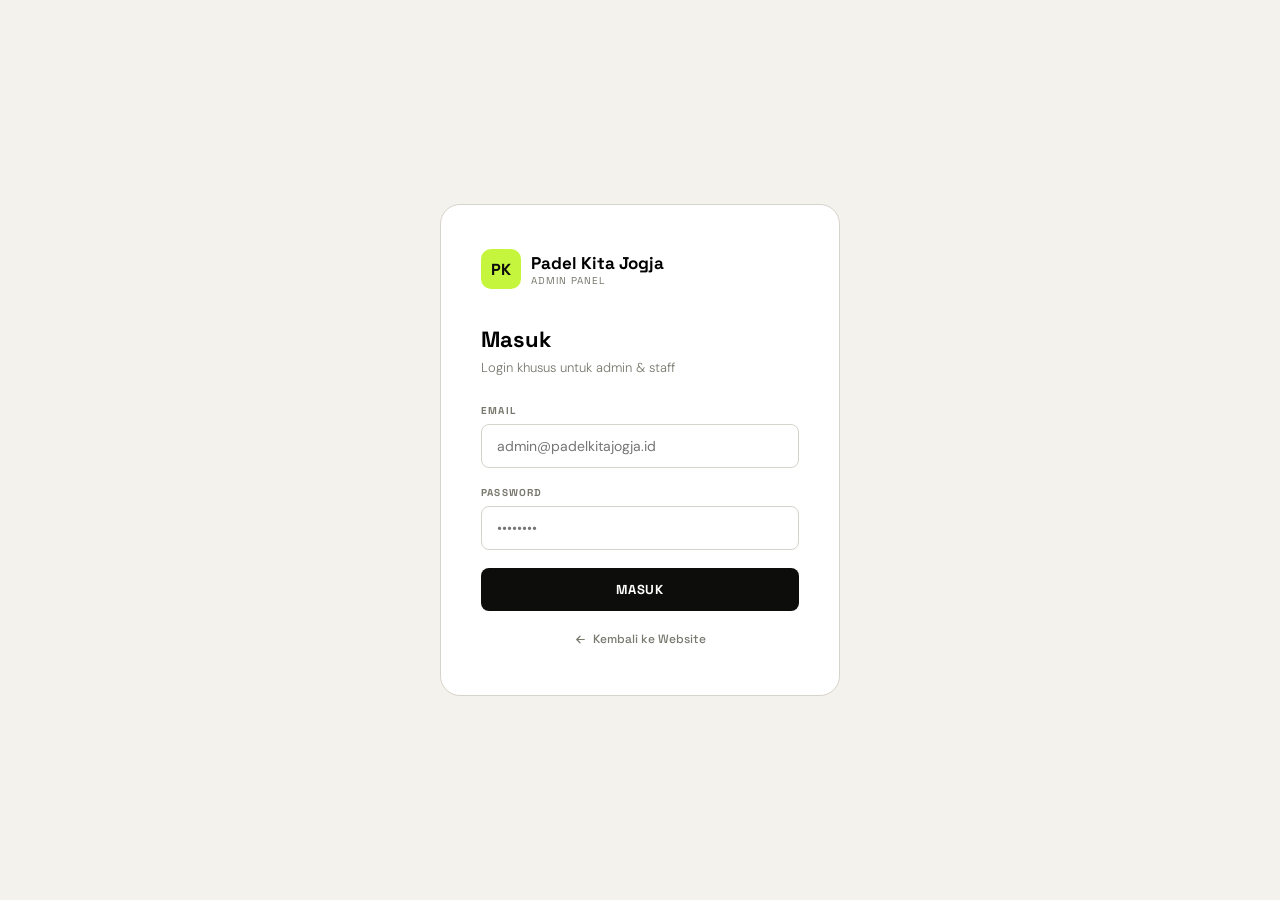
<file: admin/login.html>
<!DOCTYPE html>
<html lang="id">
<head>
  <meta charset="UTF-8"/>
  <meta name="viewport" content="width=device-width, initial-scale=1.0"/>
  <title>Admin Login — Padel Kita Jogja</title>

  <!-- Favicon & App Icons -->
  <link rel="icon" type="image/x-icon" href="../assets/favicon.ico">
  <link rel="icon" type="image/png" sizes="16x16" href="../assets/favicon-16x16.png">
  <link rel="icon" type="image/png" sizes="32x32" href="../assets/favicon-32x32.png">
  <link rel="icon" type="image/png" sizes="48x48" href="../assets/favicon-48x48.png">
  <link rel="icon" type="image/svg+xml" href="../assets/favicon.svg">
  <link rel="apple-touch-icon" sizes="180x180" href="../assets/apple-touch-icon.png">
  <link rel="mask-icon" href="../assets/favicon.svg" color="#C6F53E">
  <link rel="manifest" href="../assets/site.webmanifest">
  <meta name="theme-color" content="#0D0D0B">
  <meta name="apple-mobile-web-app-capable" content="yes">
  <meta name="apple-mobile-web-app-status-bar-style" content="black-translucent">
  <meta name="apple-mobile-web-app-title" content="Padel Kita">
  <meta name="mobile-web-app-capable" content="yes">
  <!-- Open Graph -->
  <meta property="og:type" content="website">
  <meta property="og:title" content="Padel Kita Jogja — Komunitas & Booking Lapangan">
  <meta property="og:description" content="Booking lapangan padel premium di Yogyakarta. Komunitas, coaching, dan turnamen.">
  <meta property="og:image" content="../assets/og-image.png">
  <meta name="twitter:card" content="summary_large_image">
  <meta name="twitter:image" content="../assets/og-image.png">
  <link href="https://fonts.googleapis.com/css2?family=Space+Grotesk:wght@400;600;700&family=DM+Sans:opsz,wght@9..40,300;9..40,400&display=swap" rel="stylesheet"/>
  <style>
    *, *::before, *::after { box-sizing:border-box; margin:0; padding:0; }
    :root { --ink:#0D0D0B; --paper:#F4F2EC; --border:#D6D3CB; --mid:#78786E; --lime:#C6F53E; --red:#E53E3E; --gold:#C19A4D; }
    body { font-family:'DM Sans',sans-serif; background:var(--paper); min-height:100vh; display:flex; align-items:center; justify-content:center; padding:20px; }
    .card { background:#fff; border:1px solid var(--border); border-radius:20px; padding:44px 40px; width:100%; max-width:400px; }

    .logo { display:flex; align-items:center; gap:10px; margin-bottom:36px; }
    .logo-mark { width:40px; height:40px; border-radius:10px; background:var(--lime); display:flex; align-items:center; justify-content:center; font-family:'Space Grotesk',sans-serif; font-size:16px; font-weight:800; color:var(--ink); }
    .logo-name { font-family:'Space Grotesk',sans-serif; font-size:17px; font-weight:700; }
    .logo-sub { font-size:10px; color:var(--mid); font-family:'Space Grotesk',sans-serif; letter-spacing:.1em; text-transform:uppercase; }
    h1 { font-family:'Space Grotesk',sans-serif; font-size:22px; font-weight:700; margin-bottom:6px; }
    .sub { font-size:13px; font-weight:300; color:var(--mid); margin-bottom:28px; }
    label { display:block; font-family:'Space Grotesk',sans-serif; font-size:10px; font-weight:700; letter-spacing:.12em; text-transform:uppercase; color:var(--mid); margin-bottom:7px; }
    input { width:100%; padding:12px 15px; border:1.5px solid var(--border); border-radius:8px; font-family:'DM Sans',sans-serif; font-size:14px; color:var(--ink); outline:none; margin-bottom:18px; transition:border-color .2s; }
    input:focus { border-color:var(--ink); }
    .btn { width:100%; padding:13px; background:var(--ink); color:#fff; border:none; border-radius:8px; font-family:'Space Grotesk',sans-serif; font-size:13px; font-weight:700; letter-spacing:.06em; text-transform:uppercase; cursor:pointer; transition:background .2s; }
    .btn:hover { background:#1A1A16; }
    .btn:disabled { opacity:.5; cursor:not-allowed; }
    .error { background:rgba(229,62,62,.08); border:1px solid rgba(229,62,62,.25); border-radius:8px; padding:10px 14px; font-size:13px; color:var(--red); margin-bottom:16px; display:none; }
    .info { background:rgba(198,245,62,.12); border:1px solid rgba(198,245,62,.3); border-radius:8px; padding:10px 14px; font-size:12px; color:#4a6b1a; margin-bottom:16px; display:none; }
    .back { display:inline-flex; align-items:center; justify-content:center; gap:6px; width:100%; text-align:center; margin-top:20px; font-family:'Space Grotesk',sans-serif; font-size:12px; font-weight:500; color:var(--mid); text-decoration:none; transition:color .2s; }
    .back:hover { color:var(--ink); }
    .back .ico-arrow { width:13px; height:13px; flex-shrink:0; transition:transform .22s; }
    .back:hover .ico-arrow { transform:translateX(-3px); }
    /* ── RESPONSIVE ── */
    @media(max-width:600px){
      body { padding:16px; align-items:flex-start; padding-top:40px; }
      .card { padding:28px 22px; border-radius:16px; }
      .logo { margin-bottom:26px; gap:9px; }
      .logo-mark { width:34px; height:34px; font-size:14px; border-radius:9px; }
      .logo-name { font-size:15px; }
      .logo-sub { font-size:9px; }
      h1 { font-size:19px; }
      .sub { font-size:12px; margin-bottom:22px; }
      label { font-size:9px; margin-bottom:6px; }
      input { padding:11px 13px; font-size:13px; margin-bottom:15px; border-radius:7px; }
      .btn { padding:12px; font-size:12px; border-radius:7px; }
      .error, .info { font-size:12px; padding:9px 12px; border-radius:7px; }
      .back { font-size:11px; margin-top:16px; }
    }
    @media(max-width:400px){
      body { padding:12px; padding-top:28px; }
      .card { padding:22px 17px; }
      .logo { margin-bottom:22px; }
      h1 { font-size:17px; }
      input { font-size:12px; padding:10px 12px; }
      .btn { font-size:11px; }
    }

  </style>
</head>
<body>
<div class="card">
  <div class="logo">
    <div class="logo-mark">PK</div>
    <div>
      <div class="logo-name">Padel Kita Jogja</div>
      <div class="logo-sub">Admin Panel</div>
    </div>
  </div>
  <h1>Masuk</h1>
  <p class="sub">Login khusus untuk admin &amp; staff</p>
  <div class="error" id="errMsg"></div>
  <div class="info" id="infoMsg"></div>
  <form id="loginForm">
    <label>Email</label>
    <input type="email" name="email" placeholder="admin@padelkitajogja.id" required autocomplete="email">
    <label>Password</label>
    <input type="password" name="password" placeholder="••••••••" required autocomplete="current-password">
    <button type="submit" class="btn" id="btnLogin">Masuk</button>
  </form>
  <a href="/" class="back"><svg class="ico-arrow" aria-hidden="true" viewBox="0 0 24 24" fill="none" stroke="currentColor" stroke-width="2.2" stroke-linecap="round" stroke-linejoin="round"><path d="M19 12H5M11 6l-6 6 6 6"/></svg> Kembali ke Website</a>
</div>

<script type="module">
import { supabase } from '../js/supabase.js';

const errEl  = document.getElementById('errMsg');
const infoEl = document.getElementById('infoMsg');
const btn    = document.getElementById('btnLogin');

function showErr(msg)  { errEl.textContent = msg; errEl.style.display = 'block'; infoEl.style.display = 'none'; }
function showInfo(msg) { infoEl.textContent = msg; infoEl.style.display = 'block'; errEl.style.display = 'none'; }

// Sudah login? cek admin lalu redirect
(async () => {
  const { data: { session } } = await supabase.auth.getSession();
  if (!session) return;
  const { data: admin } = await supabase
    .from('admins').select('id').eq('id', session.user.id).maybeSingle();
  if (admin) location.replace('/admin/index.html');
})();

document.getElementById('loginForm').addEventListener('submit', async (e) => {
  e.preventDefault();
  const email    = e.target.email.value.trim();
  const password = e.target.password.value;

  btn.disabled = true; btn.textContent = 'Masuk...';
  errEl.style.display = 'none';

  // 1. Sign in
  const { data: authData, error: authErr } = await supabase.auth.signInWithPassword({ email, password });
  if (authErr) {
    showErr(authErr.message === 'Invalid login credentials' ? 'Email atau password salah.' : authErr.message);
    btn.disabled = false; btn.textContent = 'Masuk';
    return;
  }

  const userId = authData?.user?.id;
  if (!userId) {
    showErr('Gagal mendapatkan data user.');
    btn.disabled = false; btn.textContent = 'Masuk';
    return;
  }

  // 2. Cek apakah user terdaftar sebagai admin (pakai id dari hasil sign-in)
  const { data: admin, error: adminErr } = await supabase
    .from('admins').select('id, name, role').eq('id', userId).maybeSingle();

  if (adminErr) {
    showErr('Gagal verifikasi admin: ' + adminErr.message);
    btn.disabled = false; btn.textContent = 'Masuk';
    return;
  }

  if (!admin) {
    await supabase.auth.signOut();
    showErr('Akun ini tidak memiliki akses admin.');
    btn.disabled = false; btn.textContent = 'Masuk';
    return;
  }

  // 3. Berhasil
  showInfo('Berhasil masuk. Mengalihkan...');
  location.replace('/admin/index.html');
});
</script>
</body>
</html>
</file>
<file: css/admin.css>
/* ============================================================
   admin.css — shared styles untuk halaman admin
   ============================================================ */

:root {
  --paper:#F4F2EC; --paper-2:#ECEAE2; --ink:#0D0D0B; --ink-2:#1A1A16;
  --mid:#78786E; --muted:#ADAC A4; --border:#D6D3CB; --white:#FFFFFF;
  --lime:#C6F53E; --gold:#C19A4D;
  --green:#059669; --red:#DC2626; --blue:#2563EB; --orange:#D97706;
}

*, *::before, *::after { box-sizing:border-box; margin:0; padding:0; }

body {
  font-family:'DM Sans',sans-serif; background:var(--paper); color:var(--ink);
  display:flex; min-height:100vh;
}

/* ── SIDEBAR ── */
.sidebar {
  width:240px; background:var(--ink); min-height:100vh;
  position:fixed; left:0; top:0; bottom:0; z-index:50;
  display:flex; flex-direction:column; padding:28px 20px;
}
.sb-logo { display:flex; align-items:center; gap:10px; margin-bottom:40px; }
.sb-logo-mark {
  width:32px; height:32px; border-radius:8px; background:var(--lime);
  display:flex; align-items:center; justify-content:center;
  font-family:'Space Grotesk',sans-serif; font-size:13px; font-weight:800; color:var(--ink);
}
.sb-logo-nm { font-family:'Space Grotesk',sans-serif; font-size:14px; font-weight:700; color:var(--white); }
.sb-logo-sub { font-size:10px; color:rgba(255,255,255,.3); font-family:'Space Grotesk',sans-serif; letter-spacing:.06em; text-transform:uppercase; }
.sb-sec {
  font-family:'Space Grotesk',sans-serif; font-size:9px; font-weight:700;
  letter-spacing:.14em; text-transform:uppercase; color:rgba(255,255,255,.25);
  margin:24px 0 8px; padding-left:12px;
}
.sb-link {
  display:flex; align-items:center; gap:10px; padding:10px 12px; border-radius:8px;
  font-family:'Space Grotesk',sans-serif; font-size:13px; font-weight:500;
  color:rgba(255,255,255,.55); text-decoration:none; margin-bottom:2px;
  transition:background .18s, color .18s;
}
.sb-link:hover { background:rgba(255,255,255,.07); color:var(--white); }
.sb-link.active { background:rgba(198,245,62,.12); color:var(--lime); }
.sb-link svg { width:16px; height:16px; flex-shrink:0; }
.sb-bottom { margin-top:auto; }
.sb-user {
  display:flex; align-items:center; gap:10px; padding:10px 12px;
  border-radius:8px; border:1px solid rgba(255,255,255,.08);
}
.sb-avatar {
  width:32px; height:32px; border-radius:50%; background:var(--lime);
  display:flex; align-items:center; justify-content:center;
  font-family:'Space Grotesk',sans-serif; font-size:13px; font-weight:700; color:var(--ink); flex-shrink:0;
}
.sb-user-nm { font-family:'Space Grotesk',sans-serif; font-size:12px; font-weight:600; color:var(--white); }
.sb-user-rl { font-size:10px; color:rgba(255,255,255,.3); }
.sb-logout {
  margin-top:8px; width:100%; padding:9px; background:transparent;
  border:1px solid rgba(255,255,255,.1); border-radius:8px;
  font-family:'Space Grotesk',sans-serif; font-size:11px; font-weight:600;
  letter-spacing:.06em; text-transform:uppercase; color:rgba(255,255,255,.35);
  cursor:pointer; transition:border-color .2s, color .2s;
}
.sb-logout:hover { border-color:var(--red); color:var(--red); }

/* ── MAIN ── */
.main { margin-left:240px; flex:1; padding:40px 48px; min-height:100vh; }
.page-hd { display:flex; align-items:flex-start; justify-content:space-between; margin-bottom:32px; gap:20px; flex-wrap:wrap; }
.page-title { font-family:'Space Grotesk',sans-serif; font-size:24px; font-weight:700; }
.page-sub { font-size:13px; font-weight:300; color:var(--mid); margin-top:4px; }
.page-date { font-family:'Space Grotesk',sans-serif; font-size:12px; font-weight:600; letter-spacing:.04em; text-transform:uppercase; color:var(--mid); }

/* ── STAT CARDS ── */
.stats { display:grid; grid-template-columns:repeat(4,1fr); gap:16px; margin-bottom:32px; }
.stat {
  background:var(--white); border:1px solid var(--border);
  border-radius:14px; padding:22px 24px;
}
.stat.featured { background:var(--ink); border-color:var(--ink); }
.stat-lbl {
  font-family:'Space Grotesk',sans-serif; font-size:10px; font-weight:700;
  letter-spacing:.12em; text-transform:uppercase; color:var(--mid); margin-bottom:10px;
}
.stat.featured .stat-lbl { color:rgba(255,255,255,.35); }
.stat-num { font-family:'Space Grotesk',sans-serif; font-size:32px; font-weight:700; line-height:1; }
.stat.featured .stat-num { color:var(--lime); }
.stat-sub { font-size:12px; font-weight:300; color:var(--mid); margin-top:6px; }
.stat.featured .stat-sub { color:rgba(255,255,255,.3); }

/* ── TOOLBAR ── */
.toolbar { display:flex; align-items:center; gap:10px; flex-wrap:wrap; margin-bottom:16px; }
.toolbar-title { font-family:'Space Grotesk',sans-serif; font-size:15px; font-weight:700; margin-right:auto; }
.inp, .sel {
  padding:9px 14px; border-radius:8px; border:1.5px solid var(--border);
  background:var(--white); font-family:'DM Sans',sans-serif; font-size:13px;
  color:var(--ink); outline:none; transition:border-color .2s;
}
.inp { width:220px; }
.inp:focus, .sel:focus { border-color:var(--ink); }
.btn-sm {
  padding:9px 16px; border-radius:8px;
  font-family:'Space Grotesk',sans-serif; font-size:11px; font-weight:700;
  letter-spacing:.06em; text-transform:uppercase; cursor:pointer; border:none;
  transition:all .18s;
}
.btn-lime { background:var(--lime); color:var(--ink); }
.btn-lime:hover { background:#B2DC28; }
.btn-ink  { background:var(--ink); color:var(--white); }
.btn-ink:hover { background:var(--ink-2); }
.btn-outline {
  background:transparent; color:var(--ink); border:1.5px solid var(--border);
}
.btn-outline:hover { border-color:var(--ink); }

/* ── TABLE ── */
.table-wrap { background:var(--white); border:1px solid var(--border); border-radius:14px; overflow:hidden; margin-bottom:24px; }
table { width:100%; border-collapse:collapse; }
th {
  font-family:'Space Grotesk',sans-serif; font-size:10px; font-weight:700;
  letter-spacing:.1em; text-transform:uppercase; color:var(--mid);
  padding:12px 18px; text-align:left; background:var(--paper);
  border-bottom:1px solid var(--border); white-space:nowrap;
}
td { padding:13px 18px; font-size:13px; border-bottom:1px solid var(--border); vertical-align:middle; }
tr:last-child td { border-bottom:none; }
tbody tr:hover td { background:var(--paper); }
.td-code { font-family:'Space Grotesk',sans-serif; font-size:12px; font-weight:700; }
.td-nm { font-weight:500; }
.td-meta { font-size:11px; color:var(--mid); margin-top:2px; }
.badge {
  display:inline-flex; align-items:center; gap:5px;
  padding:4px 10px; border-radius:100px;
  font-family:'Space Grotesk',sans-serif; font-size:10px; font-weight:700;
  letter-spacing:.06em; text-transform:uppercase; white-space:nowrap;
}
.badge-dot { width:5px; height:5px; border-radius:50%; }
.td-actions { display:flex; gap:6px; flex-wrap:wrap; }
.td-btn {
  padding:5px 12px; border-radius:6px;
  font-family:'Space Grotesk',sans-serif; font-size:10px; font-weight:700;
  letter-spacing:.06em; text-transform:uppercase; cursor:pointer;
  border:1.5px solid var(--border); background:transparent; color:var(--ink);
  transition:all .18s; white-space:nowrap;
}
.td-btn:hover { background:var(--ink); color:var(--white); border-color:var(--ink); }
.td-btn.ok:hover { background:var(--green); border-color:var(--green); }
.td-btn.danger:hover { background:var(--red); border-color:var(--red); }
.empty { text-align:center; padding:48px 24px; color:var(--mid); font-size:14px; font-weight:300; }

/* ── MODAL ── */
.modal-bg {
  position:fixed; inset:0; background:rgba(13,13,11,.5);
  backdrop-filter:blur(4px); z-index:200;
  display:flex; align-items:center; justify-content:center; padding:20px;
}
.modal-bg.hidden { display:none; }
.modal {
  background:var(--white); border-radius:16px; padding:32px;
  max-width:520px; width:100%; max-height:90vh; overflow-y:auto;
}
.modal-title { font-family:'Space Grotesk',sans-serif; font-size:18px; font-weight:700; margin-bottom:4px; }
.modal-sub { font-family:'Space Grotesk',sans-serif; font-size:12px; font-weight:600; color:var(--mid); letter-spacing:.06em; text-transform:uppercase; margin-bottom:22px; }
.modal-row { display:flex; justify-content:space-between; align-items:flex-start; padding:11px 0; border-bottom:1px solid var(--border); font-size:13px; gap:16px; }
.modal-row:last-of-type { border-bottom:none; }
.modal-k {
  font-family:'Space Grotesk',sans-serif; font-size:10px; font-weight:700;
  letter-spacing:.08em; text-transform:uppercase; color:var(--mid); flex-shrink:0;
}
.modal-v { font-weight:500; text-align:right; }
.modal-actions { display:flex; gap:10px; margin-top:24px; }
.modal-btn {
  flex:1; padding:12px; border-radius:8px;
  font-family:'Space Grotesk',sans-serif; font-size:12px; font-weight:700;
  letter-spacing:.06em; text-transform:uppercase; cursor:pointer;
  border:none; transition:opacity .2s;
}
.modal-btn:hover { opacity:.85; }

/* ── FORM CARD ── */
.form-card { background:var(--white); border:1px solid var(--border); border-radius:14px; padding:28px; margin-bottom:20px; }
.form-grid { display:grid; grid-template-columns:1fr 1fr; gap:16px; }
.fld { margin-bottom:16px; }
.fld-lbl {
  display:block; font-family:'Space Grotesk',sans-serif; font-size:10px;
  font-weight:700; letter-spacing:.1em; text-transform:uppercase;
  color:var(--mid); margin-bottom:7px;
}
.fld-inp, .fld-sel, .fld-ta {
  width:100%; padding:12px 15px; border:1.5px solid var(--border);
  border-radius:8px; background:transparent; color:var(--ink);
  font-family:'DM Sans',sans-serif; font-size:14px; outline:none;
  transition:border-color .2s; appearance:none;
}
.fld-inp:focus, .fld-sel:focus, .fld-ta:focus { border-color:var(--ink); }
.fld-ta { min-height:80px; resize:vertical; }
.fld-hint { font-size:11px; color:var(--mid); margin-top:5px; }

/* ── CALENDAR GRID (admin) ── */
.cal-wrap { background:var(--white); border:1px solid var(--border); border-radius:14px; padding:28px; margin-bottom:20px; }
.cal-hd { display:flex; align-items:center; justify-content:space-between; margin-bottom:22px; }
.cal-month { font-family:'Space Grotesk',sans-serif; font-size:17px; font-weight:700; }
.cal-nav { display:flex; gap:8px; }
.cal-nav-btn {
  width:34px; height:34px; border-radius:50%;
  border:1.5px solid var(--border); background:transparent;
  display:flex; align-items:center; justify-content:center;
  cursor:pointer; transition:all .18s;
}
.cal-nav-btn:hover { background:var(--ink); border-color:var(--ink); color:var(--white); }
.cal-nav-btn svg { width:13px; height:13px; }
.cal-days { display:grid; grid-template-columns:repeat(7,1fr); gap:4px; margin-bottom:8px; }
.cal-day-nm {
  font-family:'Space Grotesk',sans-serif; font-size:10px; font-weight:700;
  letter-spacing:.08em; text-transform:uppercase; color:var(--mid);
  text-align:center; padding:6px 0;
}
.cal-cells { display:grid; grid-template-columns:repeat(7,1fr); gap:4px; }
.cal-cell {
  aspect-ratio:1; border-radius:8px; display:flex; flex-direction:column;
  align-items:center; justify-content:center; cursor:pointer;
  font-family:'Space Grotesk',sans-serif; font-size:13px; font-weight:500;
  transition:background .18s; position:relative;
}
.cal-cell:hover:not(.empty):not(.past) { background:var(--paper-2); }
.cal-cell.empty, .cal-cell.past { opacity:.25; cursor:default; }
.cal-cell.today { background:var(--ink); color:var(--white); font-weight:700; }
.cal-cell.selected { background:var(--lime); color:var(--ink); font-weight:700; }
.cal-cell.has-bk::after { content:''; position:absolute; bottom:4px; width:5px; height:5px; border-radius:50%; background:var(--green); }
.cal-cell.today.has-bk::after, .cal-cell.selected.has-bk::after { background:rgba(13,13,11,.45); }
.cal-cell.blocked { background:rgba(220,38,38,.1); color:var(--red); }

/* ── SLOT GRID (admin) ── */
.slot-legend { display:flex; gap:20px; margin-top:18px; flex-wrap:wrap; }
.slot-legend-item { display:flex; align-items:center; gap:6px; font-family:'Space Grotesk',sans-serif; font-size:10px; font-weight:600; letter-spacing:.06em; text-transform:uppercase; color:var(--mid); }
.slot-legend-dot { width:8px; height:8px; border-radius:50%; }

.slot-grid { display:grid; grid-template-columns:repeat(auto-fill,minmax(150px,1fr)); gap:10px; }
.slot-card {
  border:1.5px solid var(--border); border-radius:10px; padding:13px 15px;
  background:var(--white); transition:all .18s; cursor:pointer;
}
.slot-card:hover { border-color:var(--ink); }
.slot-card.booked { background:rgba(5,150,105,.06); border-color:rgba(5,150,105,.25); cursor:default; }
.slot-card.held { background:rgba(217,119,6,.06); border-color:rgba(217,119,6,.25); cursor:default; }
.slot-card.blocked { background:rgba(220,38,38,.06); border-color:rgba(220,38,38,.25); }
.slot-time { font-family:'Space Grotesk',sans-serif; font-size:14px; font-weight:700; }
.slot-st {
  font-family:'Space Grotesk',sans-serif; font-size:9px; font-weight:700;
  letter-spacing:.08em; text-transform:uppercase; margin-top:4px;
}
.slot-st.avail { color:var(--mid); }
.slot-st.bk { color:var(--green); }
.slot-st.hd { color:var(--orange); }
.slot-st.bl { color:var(--red); }
.slot-nm { font-size:11px; color:var(--mid); margin-top:5px; }

/* ── MOBILE TOPBAR (hamburger) ── */
.mobile-bar {
  display:none;
  position:fixed; top:0; left:0; right:0; z-index:60;
  background:var(--ink); padding:12px 16px;
  align-items:center; justify-content:space-between;
}
.mobile-bar-logo {
  display:flex; align-items:center; gap:8px;
}
.mobile-bar-mark {
  width:26px; height:26px; border-radius:6px; background:var(--lime);
  display:flex; align-items:center; justify-content:center;
  font-family:'Space Grotesk',sans-serif; font-size:11px; font-weight:800; color:var(--ink);
}
.mobile-bar-nm {
  font-family:'Space Grotesk',sans-serif; font-size:13px; font-weight:700; color:var(--white);
}
.mobile-toggle {
  width:38px; height:38px; border-radius:8px;
  background:rgba(255,255,255,.08); border:1px solid rgba(255,255,255,.12);
  display:flex; align-items:center; justify-content:center;
  cursor:pointer; color:var(--white); flex-shrink:0;
}
.mobile-toggle svg { width:18px; height:18px; }
.sb-overlay {
  display:none; position:fixed; inset:0; background:rgba(0,0,0,.5);
  z-index:55; backdrop-filter:blur(2px);
}
.sb-overlay.on { display:block; }

/* ── RESPONSIVE ── */

/* TABLET */
@media(max-width:1100px){
  .sidebar { width:200px; padding:22px 16px; }
  .main { margin-left:200px; padding:28px 24px; }
  .stats { grid-template-columns:1fr 1fr; gap:12px; }
  .page-title { font-size:21px; }
  .stat-num { font-size:28px; }
  .stat { padding:18px 20px; }
}

/* TABLET KECIL — sidebar jadi drawer */
@media(max-width:900px){
  .mobile-bar { display:flex; }
  .sidebar {
    transform:translateX(-100%);
    transition:transform .28s cubic-bezier(.22,1,.36,1);
    z-index:70; width:260px; padding:24px 20px;
  }
  .sidebar.open { transform:translateX(0); }
  .main { margin-left:0; padding:76px 20px 32px; }
  .stats { grid-template-columns:1fr 1fr; gap:12px; }
  .form-grid { grid-template-columns:1fr; }
  .page-hd { flex-direction:column; align-items:flex-start; gap:14px; margin-bottom:24px; }
  .toolbar { gap:8px; }
  .toolbar-title { width:100%; margin-right:0; }
  .inp { width:100%; }
  .sel { flex:1; min-width:140px; }
  table { min-width:760px; }
  .table-wrap { overflow-x:auto; -webkit-overflow-scrolling:touch; }
  th, td { padding:11px 14px; }
  .cal-wrap { padding:20px 16px; }
  .slot-grid { grid-template-columns:repeat(auto-fill,minmax(130px,1fr)); }
  #grid { grid-template-columns:1fr !important; }
  .modal { padding:24px; border-radius:14px; }
  .form-card { padding:20px; }
}

/* MOBILE */
@media(max-width:600px){
  .mobile-bar { padding:10px 13px; }
  .mobile-bar-mark { width:24px; height:24px; font-size:10px; }
  .mobile-bar-nm { font-size:12px; }
  .mobile-toggle { width:34px; height:34px; }

  .sidebar { width:78vw; max-width:290px; padding:20px 16px; }
  .sb-logo { margin-bottom:28px; }
  .sb-logo-nm { font-size:13px; }
  .sb-link { padding:9px 11px; font-size:12px; }
  .sb-sec { margin-top:18px; }

  .main { padding:66px 14px 28px; }

  .page-title { font-size:19px; }
  .page-sub { font-size:12px; }
  .page-date { font-size:10px; }

  .stats { grid-template-columns:1fr 1fr; gap:10px; margin-bottom:22px; }
  .stat { padding:15px 16px; border-radius:12px; }
  .stat-lbl { font-size:9px; margin-bottom:7px; letter-spacing:.1em; }
  .stat-num { font-size:23px; }
  .stat-sub { font-size:10px; margin-top:4px; }

  .toolbar { gap:7px; margin-bottom:12px; }
  .inp, .sel { padding:9px 12px; font-size:12px; border-radius:7px; }
  .btn-sm { padding:9px 13px; font-size:10px; }

  table { min-width:700px; }
  th { padding:10px 12px; font-size:9px; }
  td { padding:10px 12px; font-size:12px; }
  .td-code { font-size:11px; }
  .td-meta { font-size:10px; }
  .badge { font-size:9px; padding:3px 8px; }
  .td-btn { padding:4px 9px; font-size:9px; }
  .empty { padding:36px 18px; font-size:13px; }

  .form-card { padding:16px; border-radius:12px; margin-bottom:14px; }
  .fld { margin-bottom:13px; }
  .fld-lbl { font-size:9px; margin-bottom:6px; }
  .fld-inp, .fld-sel, .fld-ta { padding:11px 13px; font-size:13px; border-radius:7px; }

  .cal-wrap { padding:16px 12px; border-radius:12px; margin-bottom:14px; }
  .cal-hd { margin-bottom:16px; }
  .cal-month { font-size:15px; }
  .cal-nav-btn { width:30px; height:30px; }
  .cal-day-nm { font-size:8px; padding:4px 0; }
  .cal-cell { font-size:11px; border-radius:6px; }
  .slot-legend { gap:12px; margin-top:14px; }
  .slot-legend-item { font-size:9px; gap:5px; }
  .slot-legend-dot { width:6px; height:6px; }

  .slot-grid { grid-template-columns:repeat(auto-fill,minmax(115px,1fr)); gap:7px; }
  .slot-card { padding:11px 12px; border-radius:8px; }
  .slot-time { font-size:13px; }
  .slot-st { font-size:8px; margin-top:3px; }
  .slot-nm { font-size:10px; margin-top:4px; }

  .modal { padding:20px 16px; border-radius:12px; max-height:92vh; }
  .modal-title { font-size:16px; }
  .modal-sub { font-size:11px; margin-bottom:18px; }
  .modal-row { padding:9px 0; font-size:12px; gap:12px; }
  .modal-k { font-size:9px; }
  .modal-actions { flex-direction:column; gap:8px; margin-top:18px; }
  .modal-btn { padding:12px; font-size:11px; }
}

/* MOBILE KECIL */
@media(max-width:400px){
  .main { padding:62px 11px 24px; }
  .mobile-bar { padding:9px 11px; }
  .mobile-bar-nm { font-size:11px; }
  .stats { grid-template-columns:1fr; }
  .stat-num { font-size:21px; }
  .page-title { font-size:17px; }
  .slot-grid { grid-template-columns:1fr 1fr; }
  .cal-cell { font-size:10px; }
  th, td { padding:9px 10px; }
}

/* ── DRAWER STATE (harus paling akhir agar menang cascade) ── */
@media(max-width:900px){
  .sidebar { transform:translateX(-100%); }
  .sidebar.open { transform:translateX(0); }
}
</file>
